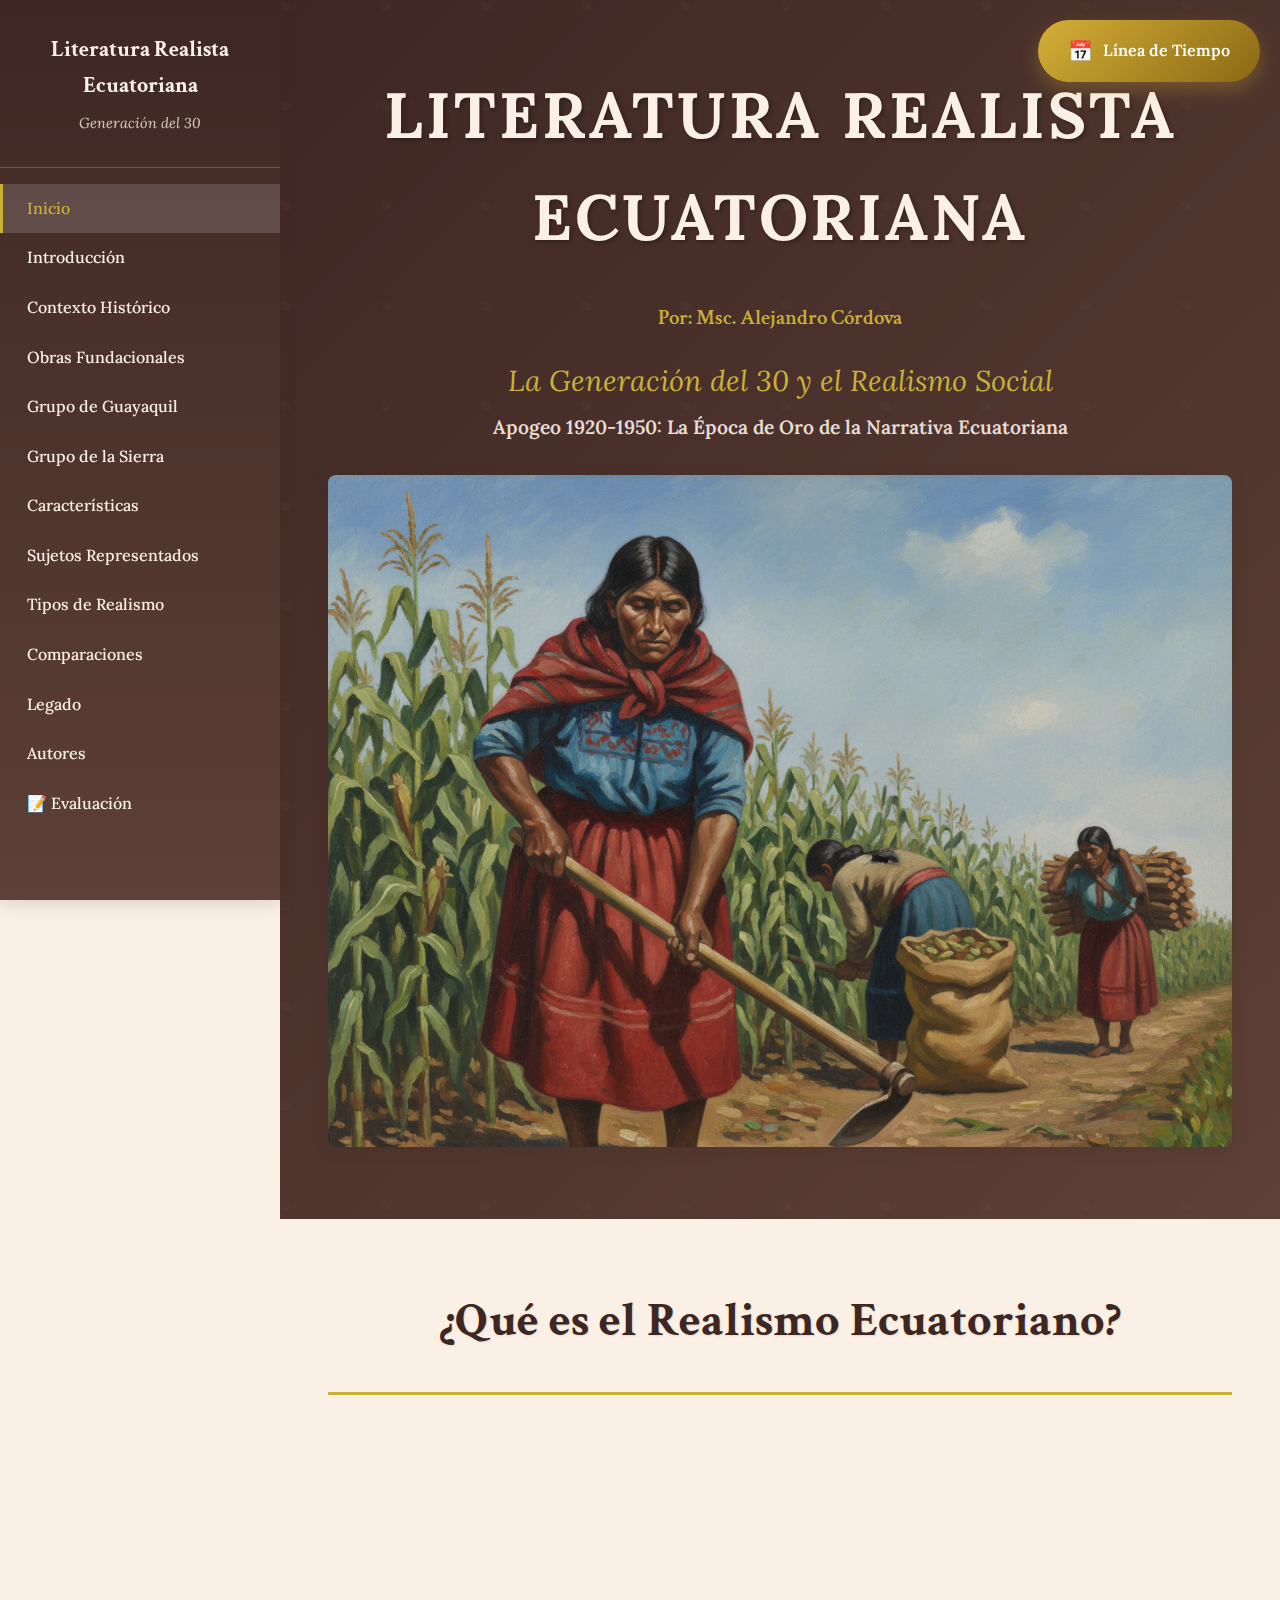
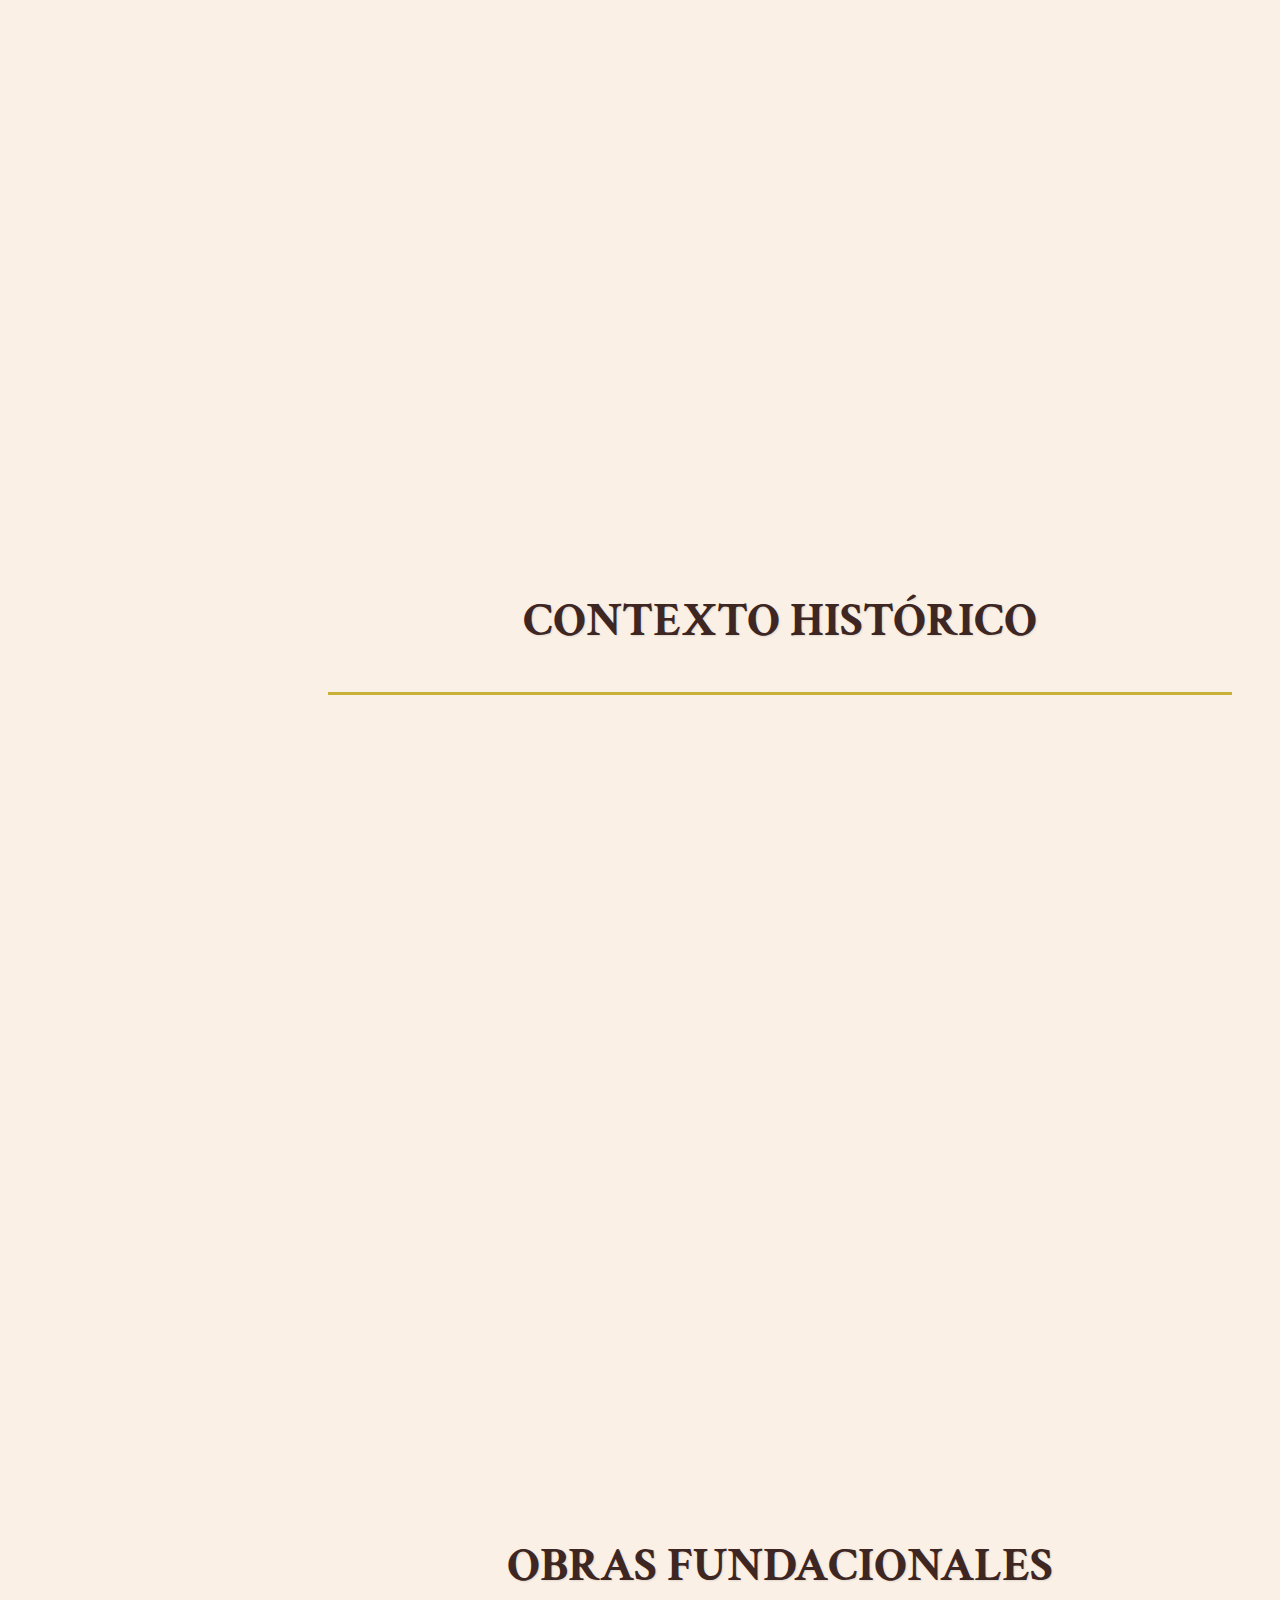
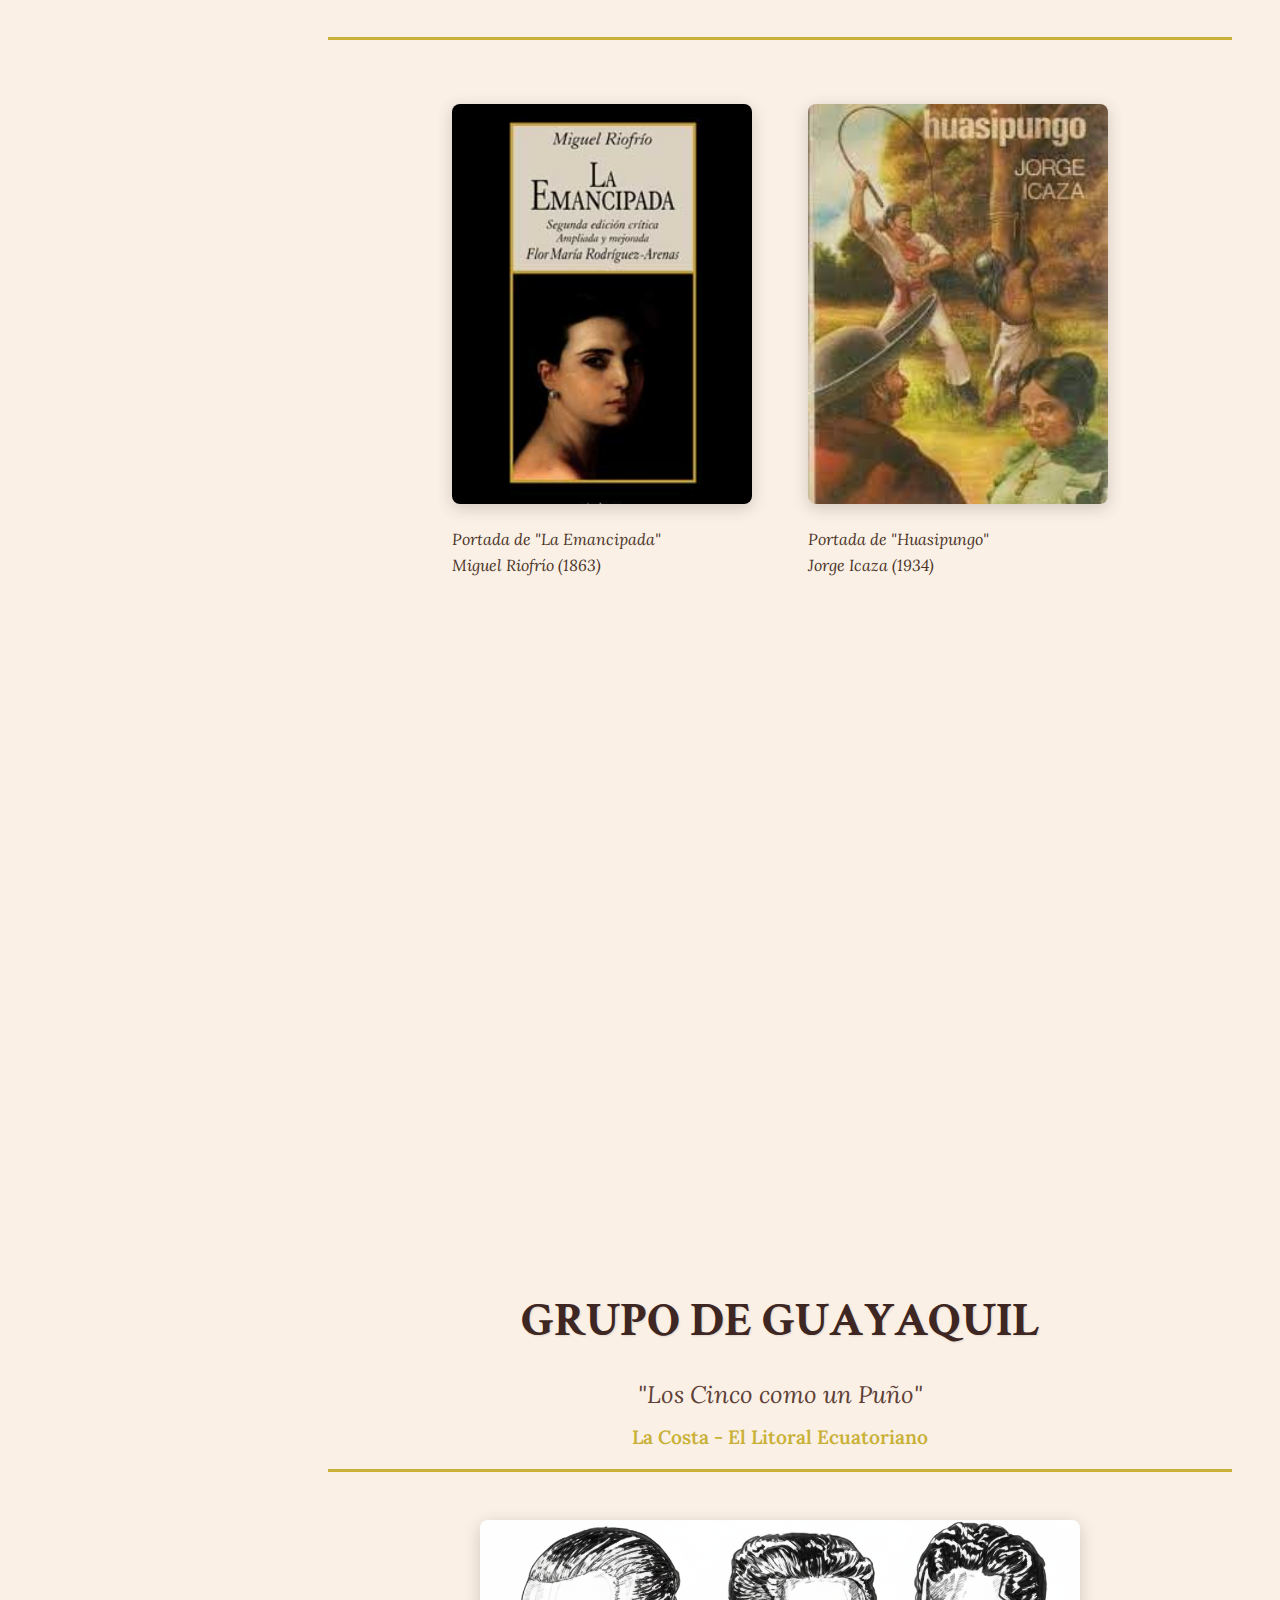
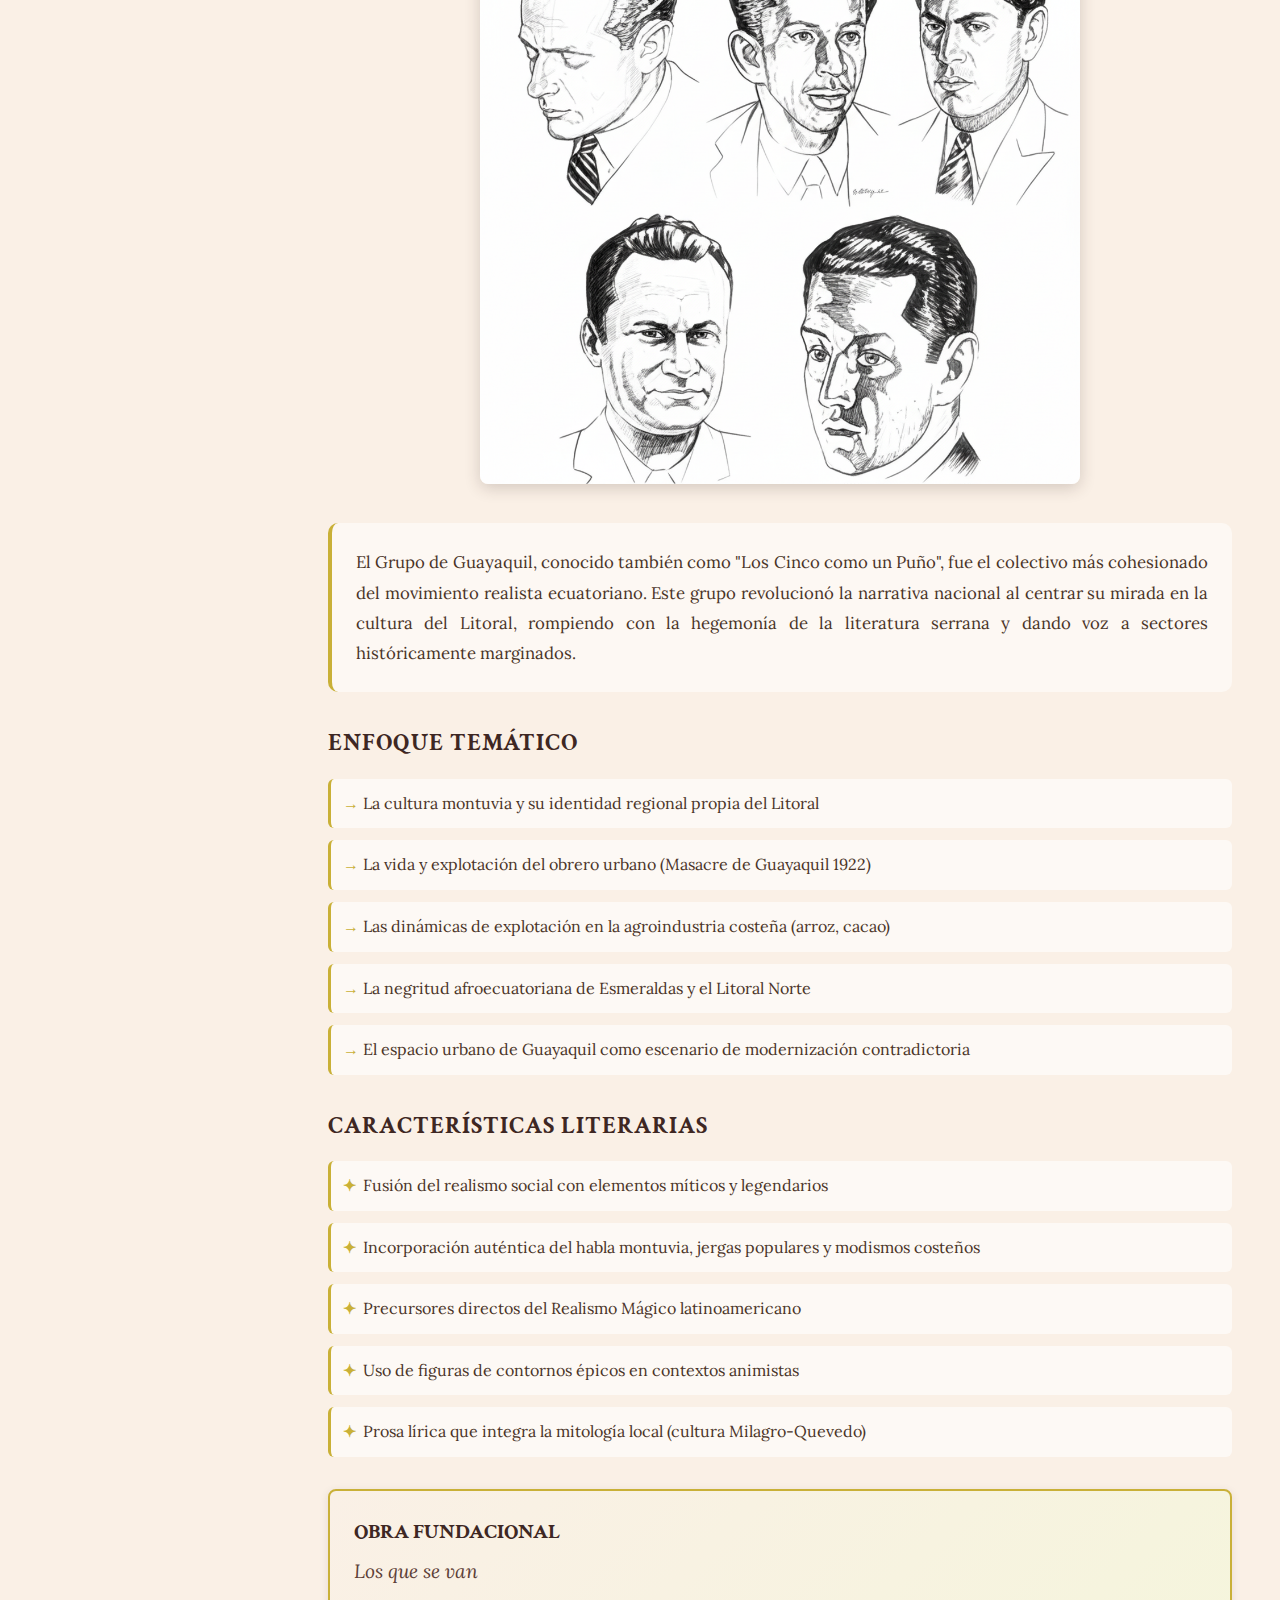
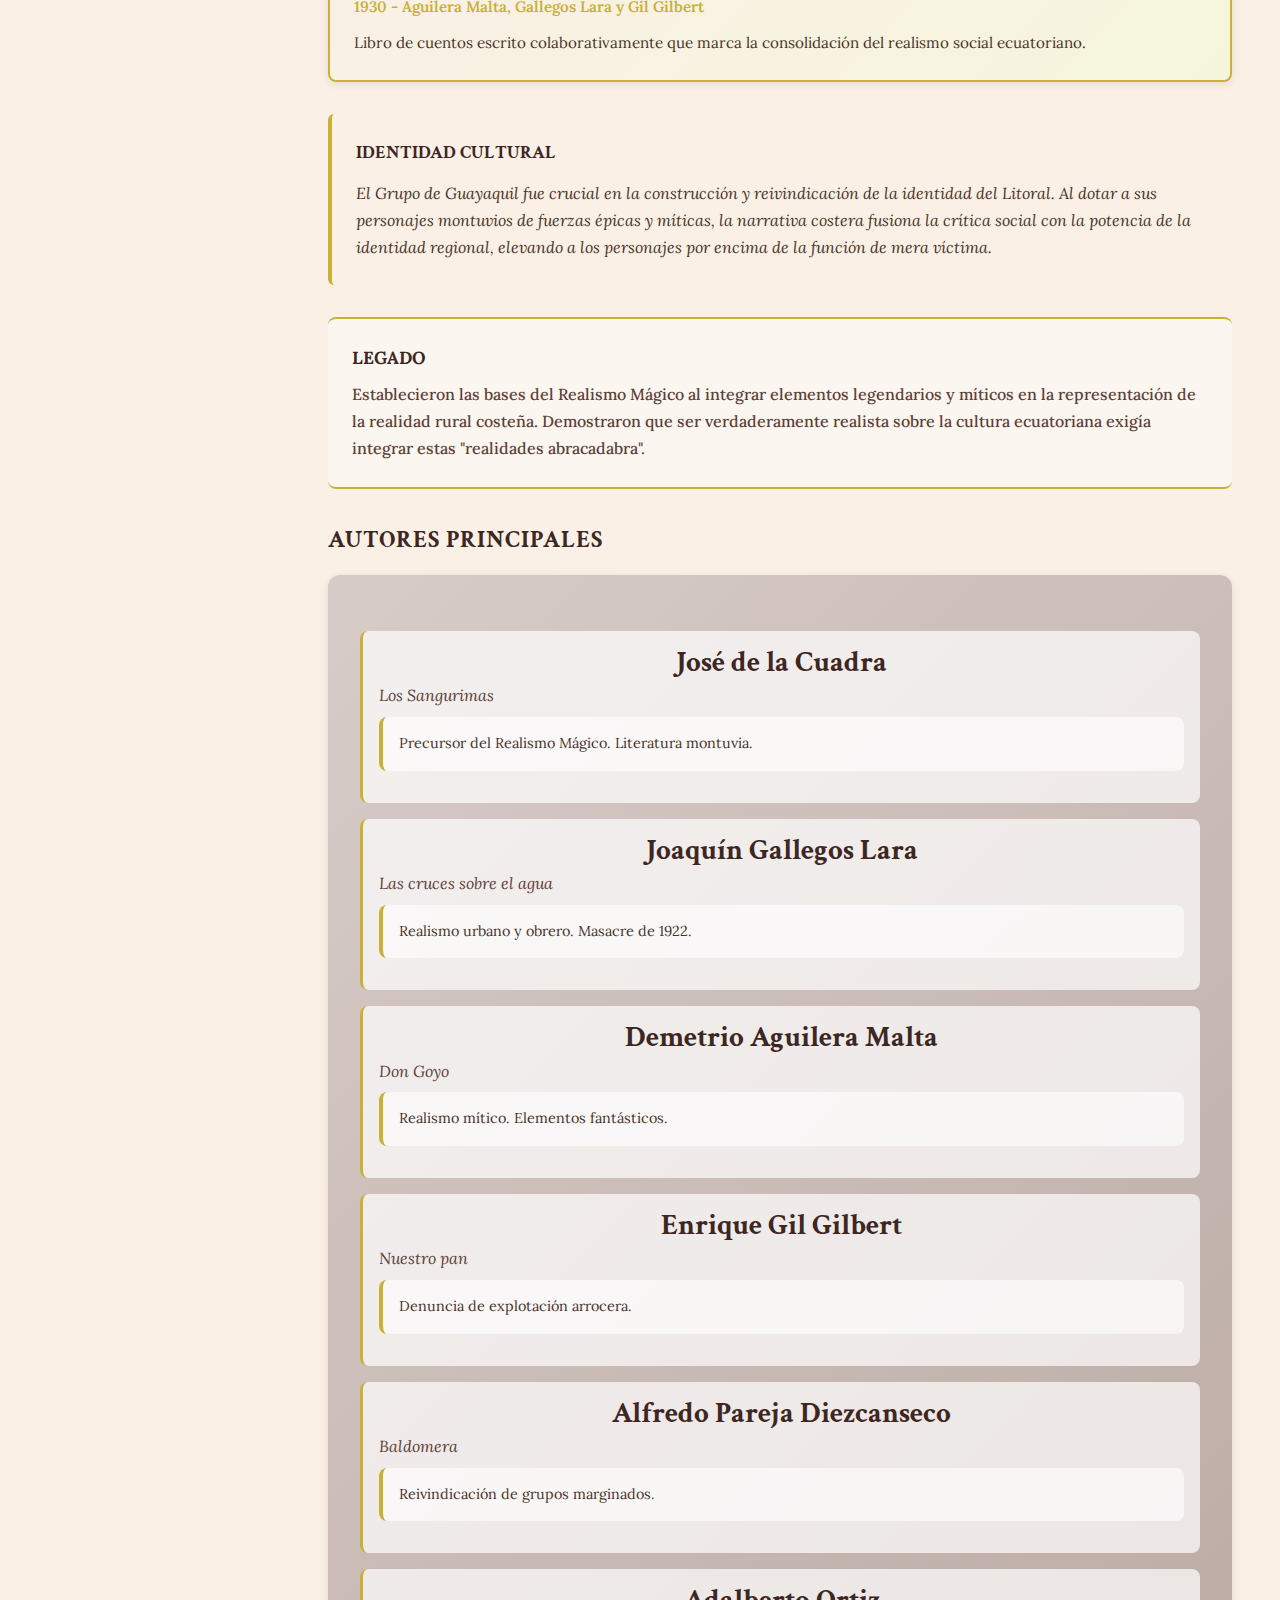
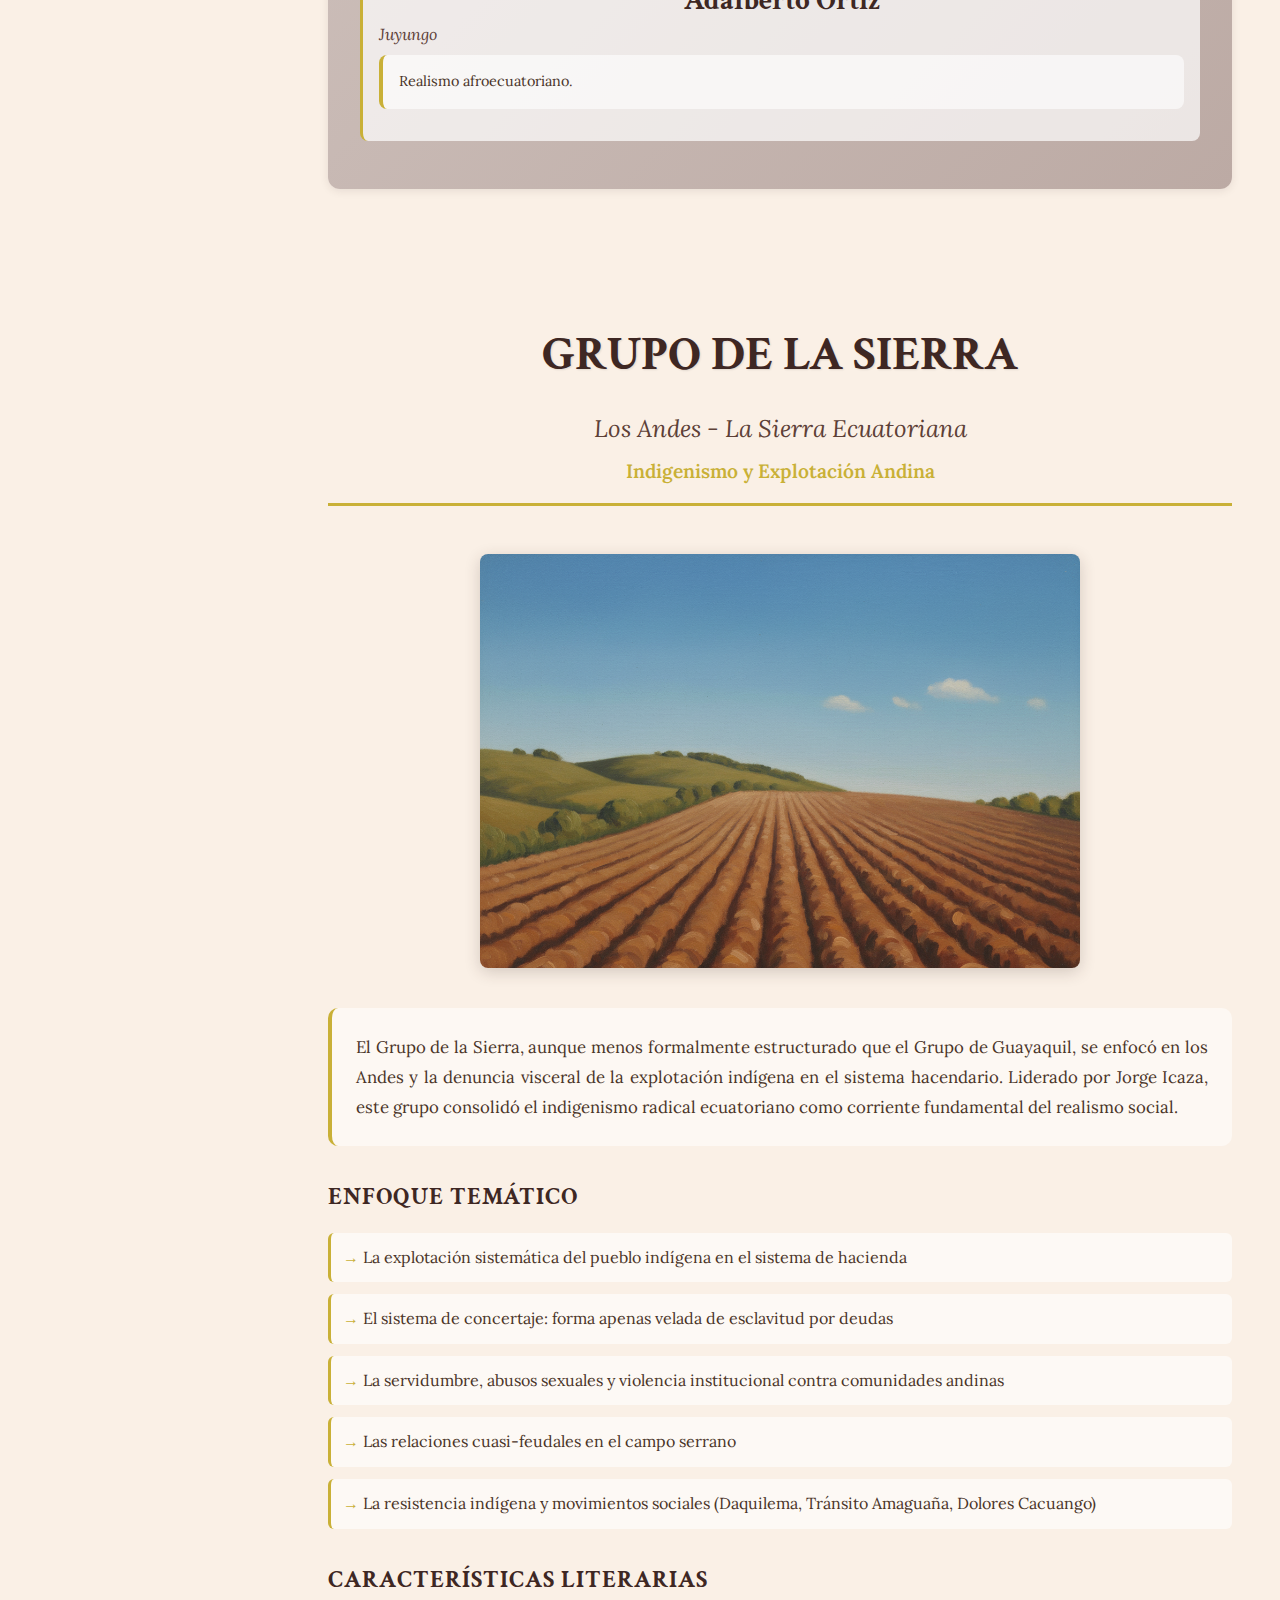
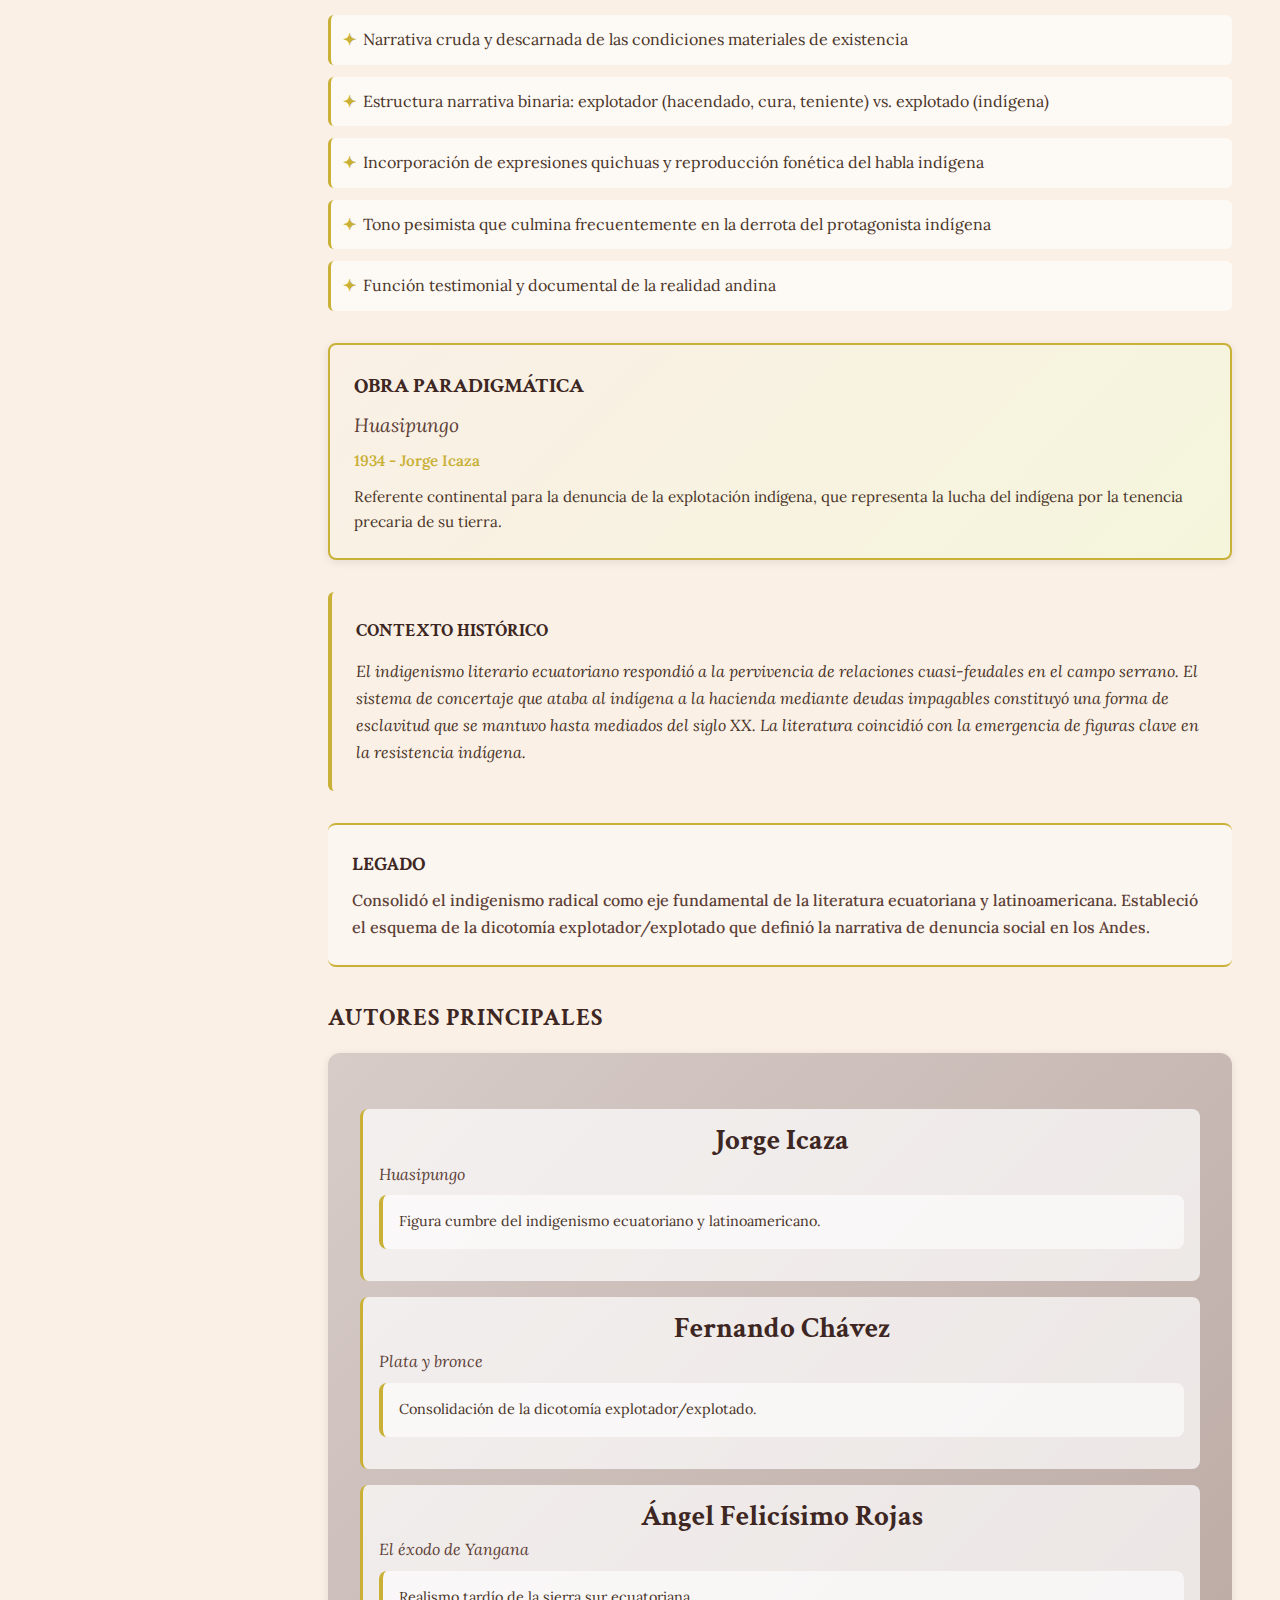
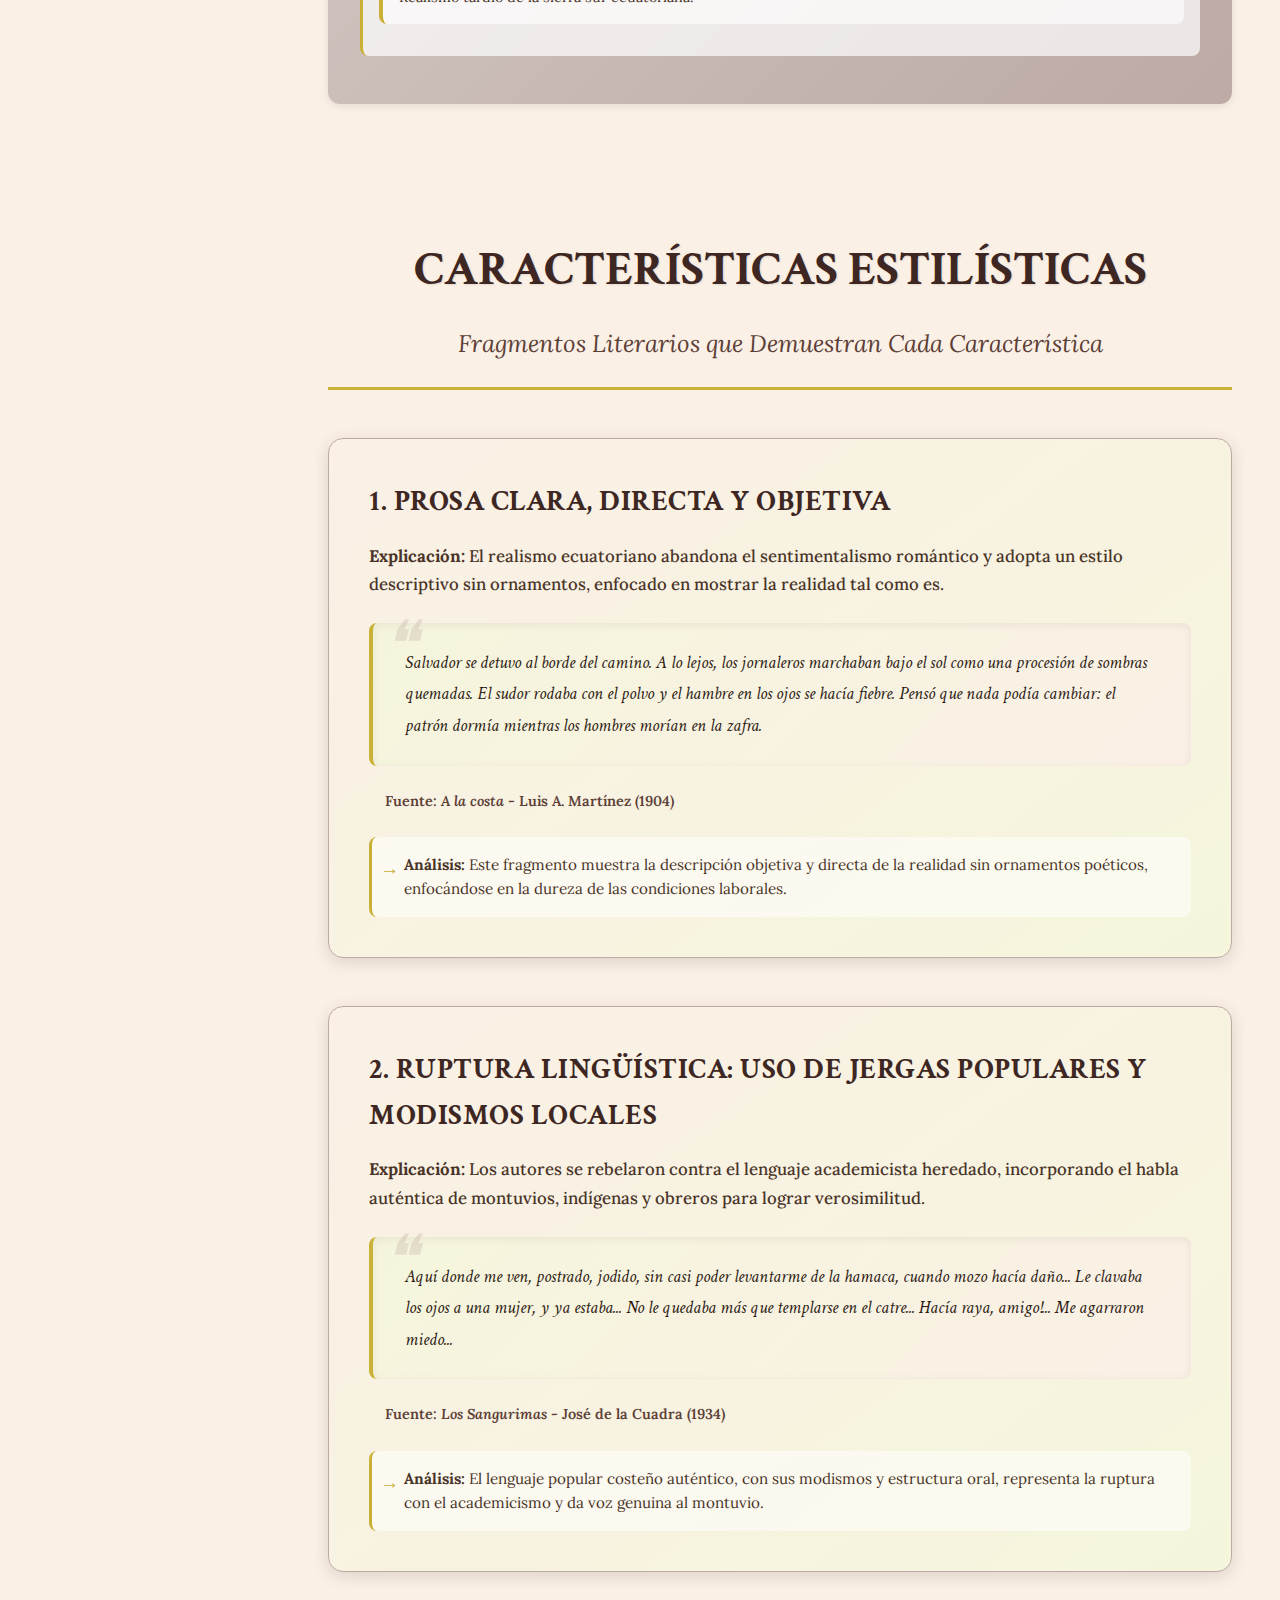
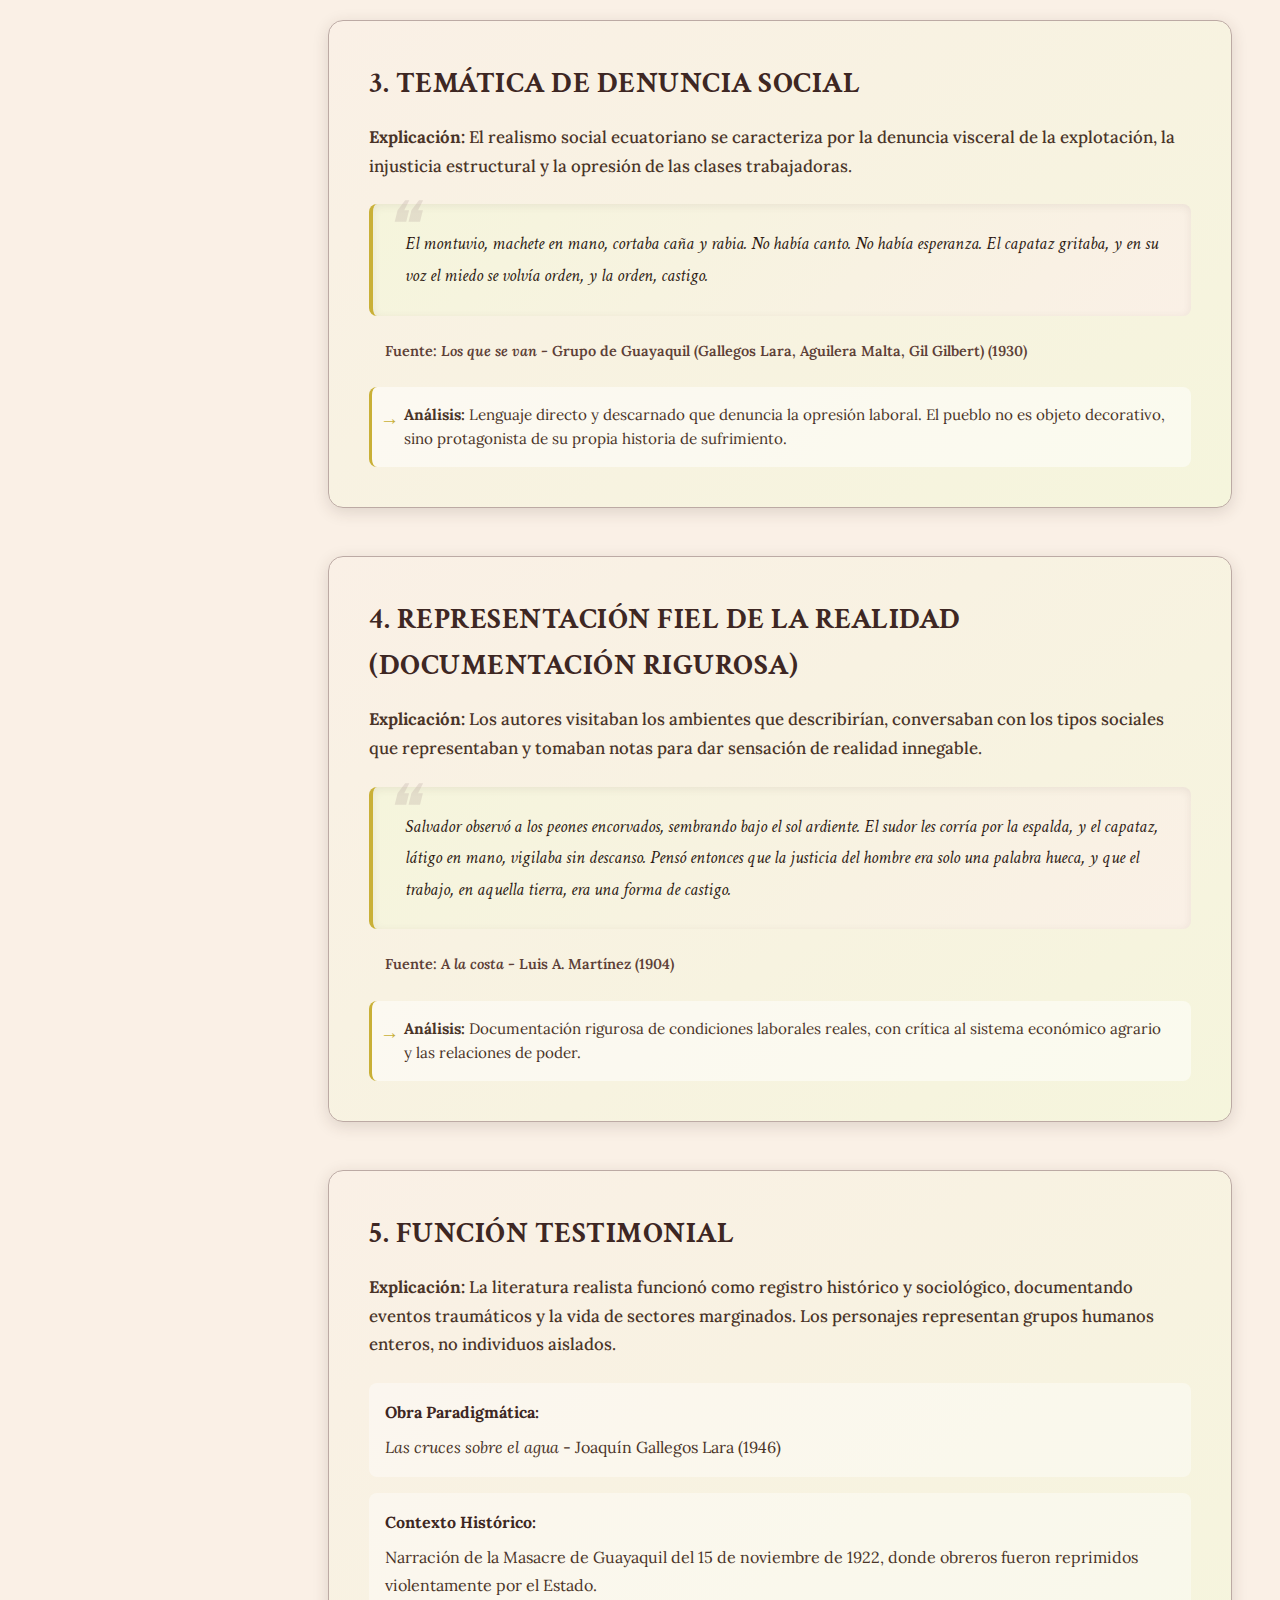
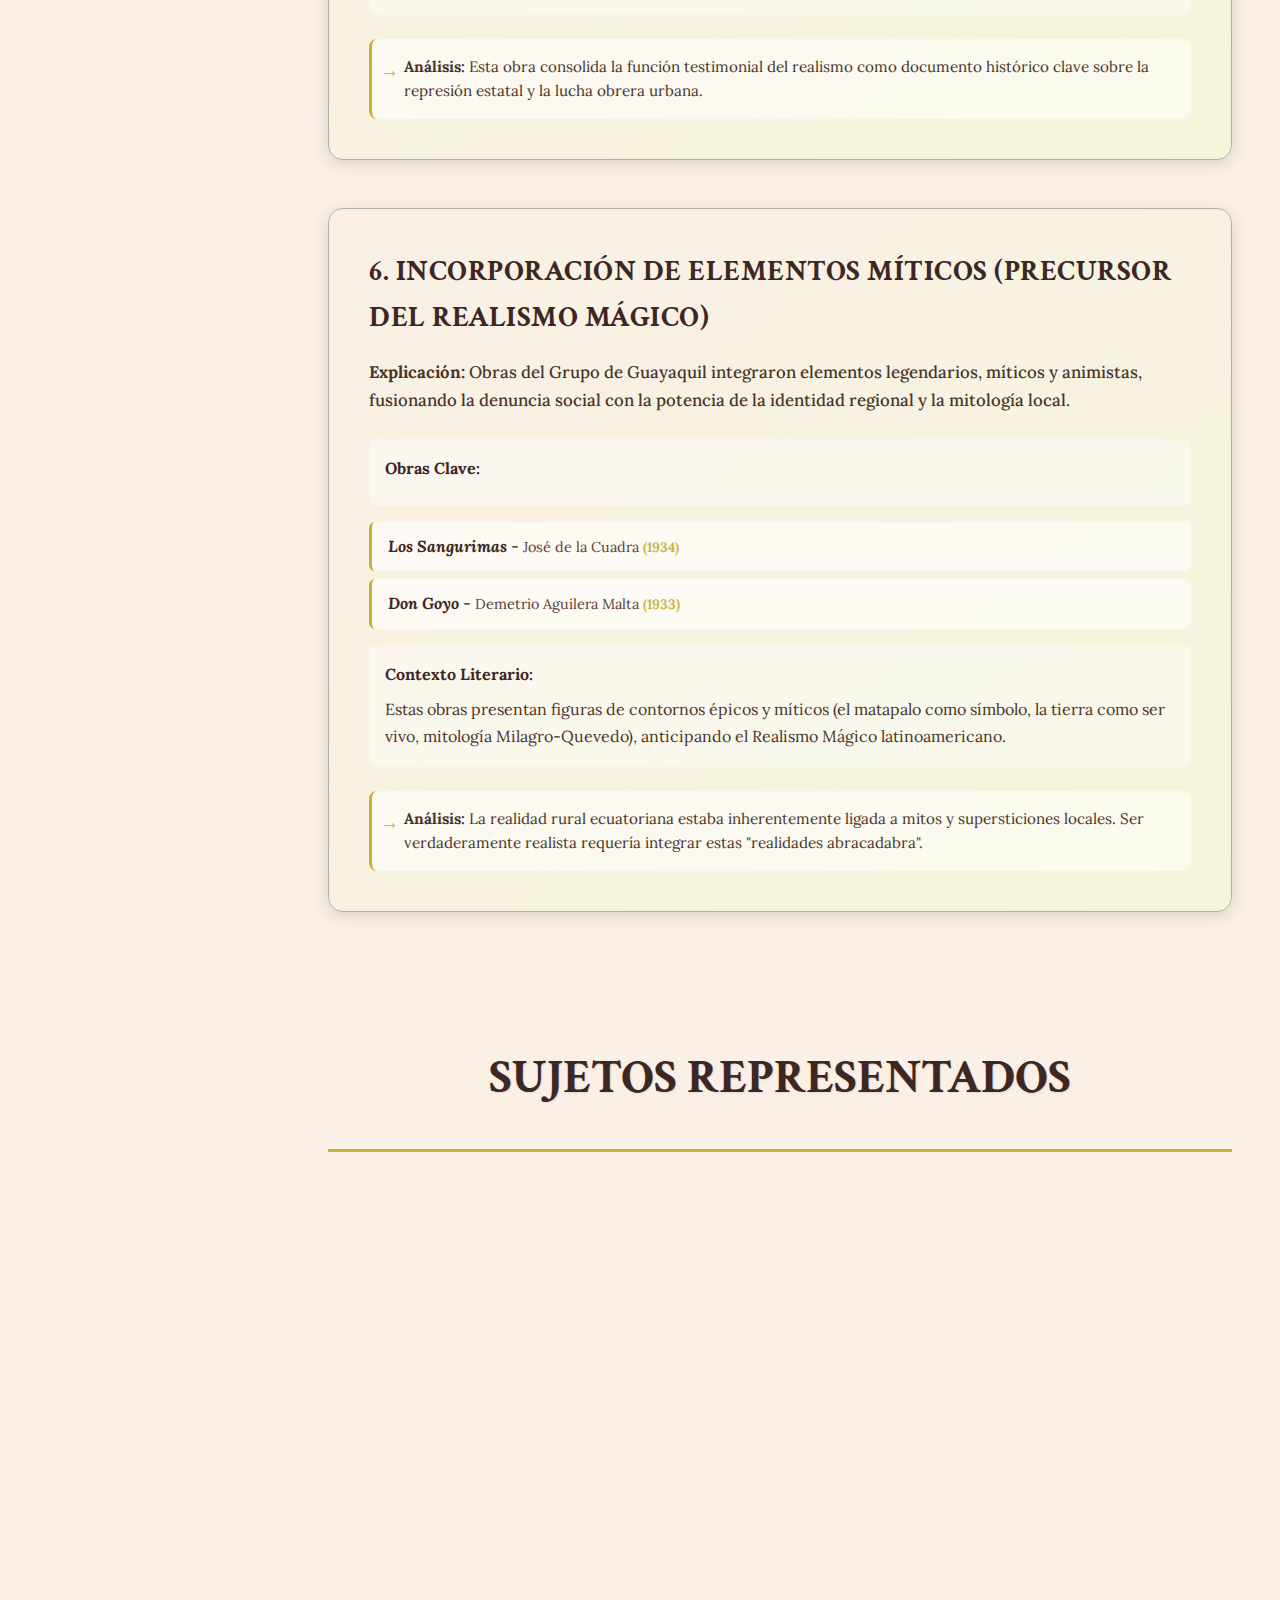
<file: index.html>
﻿<!DOCTYPE html>
<html lang="es">
<head>
    <meta charset="UTF-8">
    <meta name="viewport" content="width=device-width, initial-scale=1.0">
    <title>Literatura Realista Ecuatoriana - Presentación</title>
    <link href="https://fonts.googleapis.com/css2?family=Crimson+Text:wght@400;600;700&family=Lora:wght@400;500;600&display=swap" rel="stylesheet">
    <style>
        :root {
            --color-primary-brown: #3E2723;
            --color-secondary-brown: #5D4037;
            --color-warm-beige: #D7CCC8;
            --color-light-beige: #BCAAA4;
            --color-muted-gold: #C9B037;
            --color-cream: #F5F5DC;
            --color-off-white: #FAF0E6;
            --color-dark-text: #2E1B13;
            --color-medium-text: #4A3428;
            --shadow-subtle: 0 2px 8px rgba(62, 39, 35, 0.1);
            --shadow-medium: 0 4px 16px rgba(62, 39, 35, 0.15);
        }

        * {
            margin: 0;
            padding: 0;
            box-sizing: border-box;
        }

        body {
            font-family: 'Lora', Georgia, serif;
            line-height: 1.6;
            color: var(--color-dark-text);
            background: var(--color-off-white);
            margin: 0;
            padding: 0;
        }

        /* Main Layout */
        .main-container {
            display: flex;
            min-height: 100vh;
        }

        /* Sidebar Navigation */
        .sidebar {
            width: 280px;
            background: linear-gradient(180deg, var(--color-primary-brown) 0%, var(--color-secondary-brown) 100%);
            color: var(--color-off-white);
            position: fixed;
            height: 100vh;
            overflow-y: auto;
            z-index: 1000;
            box-shadow: var(--shadow-medium);
        }

        .sidebar-header {
            padding: 2rem 1.5rem;
            border-bottom: 1px solid rgba(255,255,255,0.2);
        }

        .sidebar-title {
            font-family: 'Crimson Text', serif;
            font-size: 1.4rem;
            font-weight: 700;
            margin: 0;
            text-align: center;
        }

        .sidebar-subtitle {
            font-size: 0.9rem;
            text-align: center;
            margin-top: 0.5rem;
            opacity: 0.8;
            font-style: italic;
        }

        .nav-menu {
            padding: 1rem 0;
        }

        .nav-item {
            display: block;
            padding: 0.75rem 1.5rem;
            color: var(--color-off-white);
            text-decoration: none;
            transition: all 0.3s ease;
            border-left: 3px solid transparent;
            font-weight: 500;
        }

        .nav-item:hover {
            background: rgba(255,255,255,0.1);
            border-left-color: var(--color-muted-gold);
            color: var(--color-muted-gold);
        }

        .nav-item.active {
            background: rgba(255,255,255,0.15);
            border-left-color: var(--color-muted-gold);
            color: var(--color-muted-gold);
        }

        /* Main Content */
        .main-content {
            flex: 1;
            margin-left: 280px;
            background: var(--color-off-white);
        }

        /* Sections */
        .section {
            min-height: 100vh;
            padding: 4rem 3rem;
            max-width: 1200px;
            margin: 0 auto;
        }

        .section-header {
            text-align: center;
            margin-bottom: 3rem;
            padding-bottom: 1rem;
            border-bottom: 3px solid var(--color-muted-gold);
        }

        .section-title {
            font-family: 'Crimson Text', serif;
            font-size: 3rem;
            font-weight: 700;
            color: var(--color-primary-brown);
            margin-bottom: 1rem;
            text-shadow: 1px 1px 2px rgba(0,0,0,0.1);
        }

        .section-subtitle {
            font-size: 1.5rem;
            color: var(--color-secondary-brown);
            font-style: italic;
            margin-bottom: 0.5rem;
        }

        .section-period {
            font-size: 1.2rem;
            color: var(--color-muted-gold);
            font-weight: 600;
        }

        /* Hero Section */
        .hero-section {
            background: linear-gradient(135deg, var(--color-primary-brown) 0%, var(--color-secondary-brown) 100%);
            color: var(--color-off-white);
            position: relative;
        }

        .hero-section::before {
            content: '';
            position: absolute;
            top: 0;
            left: 0;
            right: 0;
            bottom: 0;
            background: url('data:image/svg+xml,<svg xmlns="http://www.w3.org/2000/svg" viewBox="0 0 100 100"><text y=".9em" font-size="10" fill="%23ffffff" opacity="0.03">📚</text></svg>') repeat;
            background-size: 100px 100px;
            pointer-events: none;
        }

        .hero-content {
            position: relative;
            z-index: 2;
            display: flex;
            flex-direction: column;
            justify-content: center;
            text-align: center;
        }

        .hero-title {
            font-size: 4rem;
            color: var(--color-off-white);
            letter-spacing: 3px;
            text-shadow: 2px 2px 4px rgba(0,0,0,0.3);
            margin-bottom: 1rem;
        }

        .hero-subtitle {
            color: var(--color-muted-gold);
            font-size: 1.8rem;
        }

        .hero-period {
            color: var(--color-off-white);
            opacity: 0.9;
        }

        /* Content Sections Styling */
        .content-grid {
            display: grid;
            grid-template-columns: 1fr;
            gap: 1.5rem;
            margin-top: 2rem;
        }

        .content-point {
            background: rgba(255,255,255,0.9);
            padding: 1.5rem 2rem;
            border-radius: 12px;
            border-left: 5px solid var(--color-muted-gold);
            box-shadow: var(--shadow-subtle);
            font-size: 1.1rem;
            line-height: 1.6;
            transition: all 0.3s ease;
        }

        .content-point:hover {
            transform: translateY(-2px);
            box-shadow: var(--shadow-medium);
        }

        .content-point strong {
            color: var(--color-primary-brown);
            display: block;
            margin-bottom: 0.5rem;
        }

        .content-point p {
            margin: 0;
        }

        /* Grid Layouts */
        .two-column-grid {
            display: grid;
            grid-template-columns: 1fr 1fr;
            gap: 2rem;
            margin-top: 2rem;
        }

        .three-column-grid {
            display: grid;
            grid-template-columns: repeat(auto-fit, minmax(300px, 1fr));
            gap: 2rem;
            margin-top: 2rem;
        }

        /* Book Cards */
        .books-grid {
            display: grid;
            grid-template-columns: repeat(auto-fit, minmax(300px, 1fr));
            gap: 2rem;
            margin-top: 2rem;
        }

        .book-card {
            background: linear-gradient(145deg, var(--color-off-white), var(--color-cream));
            border-radius: 12px;
            padding: 2rem;
            box-shadow: var(--shadow-subtle);
            border: 1px solid var(--color-light-beige);
            transition: all 0.3s ease;
            position: relative;
        }

        .book-card::before {
            content: '📖';
            position: absolute;
            top: 15px;
            right: 15px;
            font-size: 1.5rem;
            opacity: 0.3;
        }

        .book-card:hover {
            transform: translateY(-5px);
            box-shadow: var(--shadow-medium);
        }

        .book-title {
            font-family: 'Crimson Text', serif;
            font-size: 1.4rem;
            font-weight: 700;
            color: var(--color-primary-brown);
            margin-bottom: 0.5rem;
        }

        .book-author {
            font-size: 1.1rem;
            color: var(--color-secondary-brown);
            font-weight: 600;
            margin-bottom: 0.5rem;
        }

        .book-year {
            color: var(--color-muted-gold);
            font-weight: 600;
            margin-bottom: 1rem;
        }

        .book-description {
            font-size: 0.95rem;
            line-height: 1.6;
            color: var(--color-medium-text);
        }

        /* Literary Groups */
        .groups-container {
            display: grid;
            grid-template-columns: 1fr 1fr;
            gap: 2rem;
            margin-top: 2rem;
        }

        .group-section {
            background: linear-gradient(135deg, var(--color-warm-beige), var(--color-light-beige));
            border-radius: 12px;
            padding: 2rem;
            box-shadow: var(--shadow-subtle);
        }

        .group-title {
            font-family: 'Crimson Text', serif;
            font-size: 1.8rem;
            font-weight: 700;
            color: var(--color-primary-brown);
            margin-bottom: 1rem;
            text-align: center;
        }

        .group-subtitle {
            font-style: italic;
            color: var(--color-secondary-brown);
            text-align: center;
            margin-bottom: 1rem;
        }

        .authors-list {
            margin-top: 1.5rem;
        }

        .author-item {
            background: rgba(255,255,255,0.7);
            margin-bottom: 1rem;
            padding: 1rem;
            border-radius: 8px;
            border-left: 3px solid var(--color-muted-gold);
        }

        .author-name {
            font-weight: 600;
            color: var(--color-primary-brown);
            margin-bottom: 0.3rem;
        }

        .author-work {
            font-style: italic;
            color: var(--color-secondary-brown);
            margin-bottom: 0.5rem;
        }

        .author-contribution {
            font-size: 0.9rem;
            color: var(--color-medium-text);
            line-height: 1.5;
        }

        /* Characteristics Grid */
        .characteristics-grid {
            display: grid;
            grid-template-columns: repeat(auto-fit, minmax(250px, 1fr));
            gap: 1.5rem;
            margin-top: 2rem;
        }

        .characteristic-item {
            background: var(--color-off-white);
            padding: 1.5rem;
            border-radius: 10px;
            border-top: 4px solid var(--color-muted-gold);
            transition: all 0.3s ease;
        }

        .characteristic-item:hover {
            background: var(--color-cream);
            transform: translateY(-2px);
        }

        .characteristic-title {
            font-weight: 600;
            color: var(--color-primary-brown);
            margin-bottom: 0.8rem;
        }

        /* Fragment Cards Styling */
        .fragments-grid {
            display: grid;
            grid-template-columns: 1fr;
            gap: 3rem;
            margin-top: 2rem;
        }

        .fragment-card {
            background: linear-gradient(145deg, var(--color-off-white), var(--color-cream));
            border-radius: 15px;
            padding: 2.5rem;
            box-shadow: var(--shadow-medium);
            border: 1px solid var(--color-light-beige);
            transition: all 0.3s ease;
        }

        .fragment-card:hover {
            transform: translateY(-4px);
            box-shadow: 0 8px 24px rgba(62, 39, 35, 0.2);
        }

        .fragment-card-title {
            font-family: 'Crimson Text', serif;
            font-size: 1.8rem;
            font-weight: 700;
            color: var(--color-primary-brown);
            margin-bottom: 1rem;
            text-transform: uppercase;
            letter-spacing: 0.5px;
        }

        .fragment-explanation {
            font-size: 1.05rem;
            line-height: 1.7;
            color: var(--color-medium-text);
            margin-bottom: 1.5rem;
            font-weight: 500;
        }

        .fragment-quote {
            background: linear-gradient(135deg, #F5F5DC 0%, #FAF0E6 100%);
            border-left: 4px solid var(--color-muted-gold);
            padding: 1.5rem 2rem;
            margin: 1.5rem 0;
            font-family: 'Crimson Text', serif;
            font-style: italic;
            font-size: 1.1rem;
            line-height: 1.8;
            color: var(--color-dark-text);
            box-shadow: inset 0 2px 8px rgba(62, 39, 35, 0.08);
            position: relative;
            border-radius: 8px;
        }

        .fragment-quote::before {
            content: '❝';
            font-size: 4rem;
            position: absolute;
            top: -10px;
            left: 10px;
            color: var(--color-light-beige);
            font-family: Georgia, serif;
            opacity: 0.3;
            line-height: 1;
        }

        .fragment-quote-text {
            position: relative;
            z-index: 2;
        }

        .fragment-source {
            font-family: 'Lora', serif;
            font-size: 0.9rem;
            color: var(--color-secondary-brown);
            font-style: normal;
            margin-top: 1rem;
            font-weight: 600;
            padding-left: 1rem;
        }

        .fragment-analysis {
            margin-top: 1.5rem;
            padding: 1rem 1.5rem;
            padding-left: 2rem;
            border-left: 3px solid var(--color-muted-gold);
            background: rgba(255, 255, 255, 0.5);
            border-radius: 8px;
            color: var(--color-medium-text);
            font-size: 0.95rem;
            line-height: 1.6;
            position: relative;
        }

        .fragment-analysis::before {
            content: '→';
            position: absolute;
            left: 0.5rem;
            color: var(--color-muted-gold);
            font-weight: bold;
            font-size: 1.2rem;
        }

        .fragment-context {
            font-size: 1rem;
            line-height: 1.7;
            color: var(--color-medium-text);
            margin-bottom: 1rem;
            padding: 1rem;
            background: rgba(255, 255, 255, 0.4);
            border-radius: 8px;
        }

        .fragment-context strong {
            color: var(--color-primary-brown);
            display: block;
            margin-bottom: 0.5rem;
        }

        .obras-clave-list {
            list-style: none;
            padding: 0;
            margin: 1rem 0;
        }

        .obras-clave-list li {
            padding: 0.75rem 1rem;
            margin-bottom: 0.5rem;
            background: rgba(255, 255, 255, 0.6);
            border-left: 3px solid var(--color-muted-gold);
            border-radius: 6px;
        }

        .obras-clave-list .obra-title {
            font-weight: 700;
            color: var(--color-primary-brown);
            font-style: italic;
        }

        .obras-clave-list .obra-author {
            color: var(--color-secondary-brown);
            font-size: 0.9rem;
        }

        .obras-clave-list .obra-year {
            color: var(--color-muted-gold);
            font-size: 0.85rem;
            font-weight: 600;
        }

        /* Subjects Grid */
        .subjects-grid {
            display: grid;
            grid-template-columns: repeat(auto-fit, minmax(280px, 1fr));
            gap: 2rem;
            margin-top: 2rem;
        }

        .subject-card {
            background: linear-gradient(145deg, var(--color-cream), var(--color-warm-beige));
            border-radius: 12px;
            padding: 2rem;
            box-shadow: var(--shadow-subtle);
            transition: all 0.3s ease;
            border: 2px solid transparent;
        }

        .subject-card:hover {
            border-color: var(--color-muted-gold);
            transform: translateY(-3px);
        }

        .subject-name {
            font-family: 'Crimson Text', serif;
            font-size: 1.4rem;
            font-weight: 700;
            color: var(--color-primary-brown);
            margin-bottom: 0.5rem;
        }

        .subject-context {
            color: var(--color-muted-gold);
            font-weight: 600;
            font-size: 0.9rem;
            margin-bottom: 1rem;
        }

        /* Comparison Table */
        .comparison-container {
            margin-top: 2rem;
        }

        .comparison-intro {
            font-size: 1.05rem;
            line-height: 1.8;
            color: var(--color-medium-text);
            margin-bottom: 2rem;
            text-align: justify;
            background: rgba(255, 255, 255, 0.5);
            padding: 1.5rem;
            border-radius: 10px;
            border-left: 4px solid var(--color-muted-gold);
        }

        .comparison-table {
            width: 100%;
            border-collapse: collapse;
            margin: 2rem 0;
            background: var(--color-cream);
            box-shadow: var(--shadow-medium);
            border-radius: 8px;
            overflow: hidden;
        }

        .comparison-table th {
            background: linear-gradient(135deg, var(--color-secondary-brown) 0%, var(--color-primary-brown) 100%);
            color: var(--color-off-white);
            padding: 1.2rem 1rem;
            font-family: 'Crimson Text', serif;
            font-size: 1.1rem;
            font-weight: 600;
            text-align: left;
            border-right: 1px solid rgba(255,255,255,0.2);
        }

        .comparison-table th:last-child {
            border-right: none;
        }

        .comparison-table td {
            padding: 1rem;
            border: 1px solid var(--color-light-beige);
            vertical-align: top;
            font-size: 0.95rem;
            line-height: 1.6;
        }

        .comparison-table tr:nth-child(even) {
            background: rgba(250, 240, 230, 0.5);
        }

        .comparison-table tr:hover {
            background: rgba(215, 204, 200, 0.3);
        }

        .comparison-table td:first-child {
            background: rgba(215, 204, 200, 0.4);
            font-weight: 500;
        }

        .comparison-title {
            font-family: 'Crimson Text', serif;
            font-size: 1.8rem;
            font-weight: 600;
            color: var(--color-primary-brown);
            margin-bottom: 2rem;
            text-align: center;
        }

        .comparison-grid {
            display: grid;
            grid-template-columns: 1fr 1fr;
            gap: 1rem;
            margin-bottom: 3rem;
            background: var(--color-off-white);
            border-radius: 10px;
            overflow: hidden;
            box-shadow: var(--shadow-subtle);
        }

        .comparison-column {
            padding: 1.5rem;
        }

        .comparison-column:first-child {
            background: var(--color-warm-beige);
        }

        .comparison-header {
            font-weight: 700;
            color: var(--color-primary-brown);
            margin-bottom: 1rem;
            text-align: center;
            font-size: 1.1rem;
        }

        .comparison-list {
            list-style: none;
        }

        .comparison-list li {
            margin-bottom: 0.8rem;
            padding-left: 1rem;
            position: relative;
            font-size: 0.9rem;
            line-height: 1.5;
        }

        .comparison-list li::before {
            content: '▪';
            position: absolute;
            left: 0;
            color: var(--color-muted-gold);
            font-weight: bold;
        }

        /* Legacy Section */
        .legacy-grid {
            display: grid;
            grid-template-columns: repeat(auto-fit, minmax(300px, 1fr));
            gap: 2rem;
            margin-top: 2rem;
        }

        .legacy-item {
            background: linear-gradient(135deg, var(--color-off-white), var(--color-cream));
            padding: 2rem;
            border-radius: 12px;
            box-shadow: var(--shadow-subtle);
            border-left: 5px solid var(--color-muted-gold);
            transition: all 0.3s ease;
        }

        .legacy-item:hover {
            transform: translateY(-3px);
            box-shadow: var(--shadow-medium);
        }

        .legacy-item-title {
            font-family: 'Crimson Text', serif;
            font-size: 1.3rem;
            font-weight: 700;
            color: var(--color-primary-brown);
            margin-bottom: 1rem;
        }

        /* Example Cards Styles */
        .examples-section { margin-top: 1.5rem; }
        .examples-header { display: flex; align-items: center; justify-content: space-between; margin-bottom: 1rem; }
        .examples-subtitle { font-family: 'Crimson Text', serif; font-size: 1.4rem; font-weight: 600; color: var(--color-primary-brown); }
        .toggle-btn { background: var(--color-secondary-brown); color: var(--color-off-white); border: none; padding: 8px 14px; border-radius: 6px; cursor: pointer; box-shadow: var(--shadow-subtle); transition: background 0.2s ease, transform 0.2s ease, box-shadow 0.2s ease; font-weight: 600; }
        .toggle-btn:hover { background: var(--color-primary-brown); transform: translateY(-1px); box-shadow: var(--shadow-medium); }

        .example-grid { display: grid; gap: 1.25rem; }
        .example-grid.three-col { grid-template-columns: repeat(auto-fit, minmax(260px, 1fr)); }
        .example-grid.two-col { grid-template-columns: repeat(auto-fit, minmax(300px, 1fr)); }

        .example-card { background: linear-gradient(145deg, var(--color-off-white), var(--color-cream)); border: 1px solid var(--color-light-beige); border-radius: 12px; box-shadow: var(--shadow-subtle); padding: 1.25rem; position: relative; overflow: hidden; transition: transform 0.2s ease, box-shadow 0.2s ease; }
        .example-card:hover { transform: translateY(-4px); box-shadow: var(--shadow-medium); }
        .example-card::before, .example-card::after { content: '❦'; position: absolute; font-size: 22px; color: var(--color-light-beige); opacity: 0.25; }
        .example-card::before { top: 10px; left: 12px; }
        .example-card::after { bottom: 8px; right: 12px; transform: rotate(180deg); }

        .example-label { font-size: 0.8rem; letter-spacing: 0.06em; font-weight: 700; color: var(--color-secondary-brown); margin-bottom: 0.5rem; }
        .example-work { font-style: italic; font-weight: 700; color: var(--color-primary-brown); }
        .example-author { color: var(--color-secondary-brown); font-size: 0.95rem; margin-bottom: 0.75rem; }
        .example-author small { font-style: italic; color: var(--color-medium-text); }

        .quote-box { background: var(--color-cream); border: 1px solid var(--color-light-beige); border-radius: 10px; padding: 1rem 1.25rem; position: relative; margin-bottom: 0.75rem; box-shadow: inset 0 1px 0 rgba(255,255,255,0.4); }
        .quote-box::before { content: '“'; position: absolute; top: -6px; left: 10px; font-size: 42px; color: var(--color-light-beige); opacity: 0.6; line-height: 1; }
        .quote-box::after { content: '”'; position: absolute; bottom: -18px; right: 12px; font-size: 42px; color: var(--color-light-beige); opacity: 0.6; line-height: 1; }
        .quote-text { font-family: 'Crimson Text', serif; font-style: italic; color: var(--color-dark-text); font-size: 1.02rem; line-height: 1.8; position: relative; z-index: 1; }

        .analysis-box { background: var(--color-off-white); border-left: 4px solid var(--color-muted-gold); border-radius: 8px; padding: 0.75rem 1rem; font-size: 0.95rem; color: var(--color-medium-text); }
        .analysis-box strong { color: var(--color-primary-brown); }

        .synthesis-note { margin-top: 1rem; background: var(--color-off-white); border: 1px dashed var(--color-light-beige); border-left: 5px solid var(--color-muted-gold); padding: 1rem 1.25rem; font-weight: 600; color: var(--color-primary-brown); font-style: italic; border-radius: 10px; box-shadow: var(--shadow-subtle); }

        .decorative-divider { height: 1px; background: repeating-linear-gradient(90deg, rgba(0,0,0,0), rgba(0,0,0,0) 8px, var(--color-light-beige) 8px, var(--color-light-beige) 16px); margin: 2rem 0; opacity: 0.6; }

        .hidden { display: none; }

        /* Group Description Styles */
        .grupo-descripcion {
            font-size: 1.05rem;
            line-height: 1.8;
            color: var(--color-medium-text);
            margin-bottom: 2rem;
            text-align: justify;
            background: rgba(255, 255, 255, 0.5);
            padding: 1.5rem;
            border-radius: 10px;
            border-left: 4px solid var(--color-muted-gold);
        }

        .grupo-section-title {
            font-family: 'Crimson Text', serif;
            font-size: 1.5rem;
            font-weight: 700;
            color: var(--color-primary-brown);
            margin-top: 2rem;
            margin-bottom: 1rem;
            text-transform: uppercase;
            letter-spacing: 1px;
        }

        .enfoque-list,
        .caracteristicas-list {
            list-style: none;
            padding: 0;
            margin: 1rem 0 2rem 0;
        }

        .enfoque-list li,
        .caracteristicas-list li {
            padding: 0.75rem 1rem 0.75rem 2rem;
            margin-bottom: 0.75rem;
            background: rgba(255, 255, 255, 0.6);
            border-left: 3px solid var(--color-muted-gold);
            border-radius: 6px;
            position: relative;
            line-height: 1.6;
            color: var(--color-medium-text);
        }

        .enfoque-list li::before {
            content: '→';
            position: absolute;
            left: 0.75rem;
            color: var(--color-muted-gold);
            font-weight: bold;
        }

        .caracteristicas-list li::before {
            content: '✦';
            position: absolute;
            left: 0.75rem;
            color: var(--color-muted-gold);
            font-weight: bold;
        }

        .obra-fundacional-box {
            background: linear-gradient(135deg, #FAF0E6 0%, #F5F5DC 100%);
            border: 2px solid var(--color-muted-gold);
            border-radius: 8px;
            padding: 1.5rem;
            margin: 1.5rem 0 2rem 0;
            box-shadow: 0 2px 8px rgba(62, 39, 35, 0.1);
        }

        .obra-fundacional-box h4 {
            font-family: 'Crimson Text', serif;
            font-size: 1.3rem;
            color: var(--color-primary-brown);
            margin-bottom: 0.5rem;
            font-weight: 700;
        }

        .obra-title-main {
            font-style: italic;
            font-size: 1.2rem;
            color: var(--color-secondary-brown);
            margin-bottom: 0.5rem;
        }

        .obra-details {
            font-size: 0.95rem;
            color: var(--color-muted-gold);
            font-weight: 600;
            margin-bottom: 0.75rem;
        }

        .obra-description {
            font-size: 0.95rem;
            line-height: 1.6;
            color: var(--color-medium-text);
        }

        .context-box,
        .identity-box {
            border-left: 4px solid var(--color-muted-gold);
            background: rgba(250, 240, 230, 0.5);
            padding: 1.5rem;
            margin: 1.5rem 0 2rem 0;
            font-style: italic;
            color: var(--color-medium-text);
            border-radius: 6px;
            line-height: 1.7;
        }

        .context-box h4,
        .identity-box h4 {
            font-family: 'Crimson Text', serif;
            font-style: normal;
            font-weight: 700;
            color: var(--color-primary-brown);
            margin-bottom: 0.75rem;
            font-size: 1.1rem;
        }

        .legacy-statement {
            font-weight: 500;
            color: var(--color-secondary-brown);
            padding: 1.5rem;
            border-top: 2px solid var(--color-muted-gold);
            border-bottom: 2px solid var(--color-muted-gold);
            margin: 2rem 0;
            background: rgba(255, 255, 255, 0.4);
            border-radius: 8px;
            line-height: 1.7;
            font-size: 1rem;
        }

        .legacy-statement strong {
            color: var(--color-primary-brown);
            display: block;
            margin-bottom: 0.5rem;
            font-size: 1.1rem;
        }

        .grupo-divider {
            height: 2px;
            background: repeating-linear-gradient(
                90deg,
                var(--color-muted-gold) 0px,
                var(--color-muted-gold) 10px,
                transparent 10px,
                transparent 20px
            );
            margin: 3rem 0;
            opacity: 0.5;
        }

        /* Authors Section Styles */
        .authors-section {
            background: linear-gradient(135deg, var(--color-cream) 0%, var(--color-off-white) 100%);
        }

        .authors-group {
            margin-bottom: 4rem;
        }

        .group-header {
            text-align: center;
            margin-bottom: 3rem;
            padding-bottom: 1rem;
            border-bottom: 2px solid var(--color-muted-gold);
        }

        .group-title {
            font-family: 'Crimson Text', serif;
            font-size: 2.2rem;
            font-weight: 700;
            color: var(--color-primary-brown);
            margin-bottom: 0.5rem;
            text-transform: uppercase;
            letter-spacing: 2px;
        }

        .group-subtitle {
            font-size: 1.1rem;
            color: var(--color-secondary-brown);
            font-style: italic;
        }

        /* Author Cards Grid */
        .authors-grid {
            display: grid;
            gap: 2.5rem;
            margin-top: 2rem;
        }

        .authors-grid.two-columns {
            grid-template-columns: repeat(auto-fit, minmax(450px, 1fr));
        }

        .authors-grid.three-columns {
            grid-template-columns: repeat(auto-fit, minmax(350px, 1fr));
        }

        /* Individual Author Card */
        .author-card {
            background: linear-gradient(145deg, var(--color-off-white), var(--color-cream));
            border-radius: 15px;
            overflow: hidden;
            box-shadow: var(--shadow-medium);
            transition: all 0.3s ease;
            border: 1px solid var(--color-light-beige);
            position: relative;
        }

        .author-card::before {
            content: '';
            position: absolute;
            top: 0;
            left: 0;
            right: 0;
            bottom: 0;
            background: 
                radial-gradient(circle at 20% 80%, rgba(139, 125, 107, 0.03) 0%, transparent 50%),
                radial-gradient(circle at 80% 20%, rgba(139, 125, 107, 0.03) 0%, transparent 50%);
            pointer-events: none;
            z-index: 1;
        }

        .author-card:hover {
            transform: translateY(-8px);
            box-shadow: 0 12px 32px rgba(62, 39, 35, 0.2);
        }

        /* Photo Placeholder */
        .photo-container {
            display: flex;
            justify-content: center;
            padding: 2rem 2rem 1rem;
            position: relative;
            z-index: 2;
        }

        .photo-placeholder {
            width: 250px;
            height: 300px;
            position: relative;
        }

        .photo-frame {
            width: 100%;
            height: 100%;
            background: linear-gradient(145deg, #f5f5dc, #e6ddd3);
            border: 8px solid var(--color-secondary-brown);
            border-radius: 8px;
            box-shadow: 
                0 8px 16px rgba(62, 39, 35, 0.2),
                inset 0 2px 4px rgba(255,255,255,0.3),
                inset 0 -2px 4px rgba(0,0,0,0.1);
            display: flex;
            align-items: center;
            justify-content: center;
            position: relative;
            overflow: hidden;
        }

        .photo-frame::before {
            content: '';
            position: absolute;
            top: 0;
            left: 0;
            right: 0;
            bottom: 0;
            background: 
                radial-gradient(circle at 30% 20%, rgba(139, 125, 107, 0.1) 0%, transparent 50%),
                radial-gradient(circle at 70% 80%, rgba(139, 125, 107, 0.08) 0%, transparent 50%);
            pointer-events: none;
        }

        .photo-frame::after {
            content: '📷';
            position: absolute;
            top: 15px;
            right: 15px;
            font-size: 20px;
            opacity: 0.3;
            color: var(--color-secondary-brown);
        }

        .photo-text {
            font-family: 'Crimson Text', serif;
            font-style: italic;
            color: var(--color-secondary-brown);
            text-align: center;
            font-size: 0.9rem;
            line-height: 1.4;
            opacity: 0.7;
            z-index: 2;
            position: relative;
            padding: 0 1rem;
        }

        /* Author Information */
        .author-info {
            padding: 1rem 2rem 2rem;
            position: relative;
            z-index: 2;
        }

        .author-name {
            font-family: 'Crimson Text', serif;
            font-size: 1.8rem;
            font-weight: 700;
            color: var(--color-primary-brown);
            margin-bottom: 0.3rem;
            text-align: center;
            line-height: 1.1;
        }

        .author-years {
            font-size: 1.1rem;
            color: var(--color-muted-gold);
            font-weight: 600;
            text-align: center;
            margin-bottom: 0.2rem;
        }

        .author-origin {
            font-size: 0.95rem;
            color: var(--color-secondary-brown);
            font-style: italic;
            text-align: center;
            margin-bottom: 1.2rem;
        }

        .author-bio {
            font-size: 0.9rem;
            line-height: 1.6;
            color: var(--color-dark-text);
            text-align: justify;
            margin-bottom: 1.2rem;
        }

        .author-works,
        .author-contribution {
            margin-bottom: 1rem;
            background: rgba(255,255,255,0.6);
            padding: 1rem;
            border-radius: 8px;
            border-left: 4px solid var(--color-muted-gold);
        }

        .author-works h4,
        .author-contribution h4 {
            font-family: 'Crimson Text', serif;
            font-size: 1rem;
            color: var(--color-primary-brown);
            margin-bottom: 0.6rem;
            font-weight: 600;
        }

        .author-works ul {
            list-style: none;
            margin: 0;
            padding: 0;
        }

        .author-works li {
            margin-bottom: 0.3rem;
            padding-left: 1.2rem;
            position: relative;
            color: var(--color-medium-text);
            font-weight: 500;
            font-size: 0.85rem;
        }

        .author-works li::before {
            content: '📚';
            position: absolute;
            left: 0;
            font-size: 0.8rem;
        }

        .author-contribution p {
            margin: 0;
            color: var(--color-medium-text);
            font-weight: 500;
            font-size: 0.85rem;
            line-height: 1.5;
        }



        /* Image Placeholder Styles */
        .image-placeholder {
            background: linear-gradient(135deg, #F5F5DC 0%, #FAF0E6 100%);
            border: 3px solid var(--color-secondary-brown);
            border-radius: 4px;
            display: flex;
            flex-direction: column;
            align-items: center;
            justify-content: center;
            padding: 2rem;
            box-shadow: var(--shadow-medium);
            position: relative;
            overflow: hidden;
            transition: all 0.3s ease;
        }

        .image-placeholder::before {
            content: '';
            position: absolute;
            top: 0;
            left: 0;
            right: 0;
            bottom: 0;
            background-image: 
                repeating-linear-gradient(45deg, transparent, transparent 10px, rgba(93, 64, 55, 0.03) 10px, rgba(93, 64, 55, 0.03) 20px);
            pointer-events: none;
        }

        .image-placeholder:hover {
            transform: translateY(-2px);
            box-shadow: 0 6px 20px rgba(62, 39, 35, 0.2);
        }

        .placeholder-icon {
            font-size: 3rem;
            color: var(--color-light-beige);
            margin-bottom: 1rem;
            opacity: 0.6;
        }

        .placeholder-text {
            font-family: 'Crimson Text', serif;
            font-size: 1rem;
            color: var(--color-medium-text);
            text-align: center;
            font-style: italic;
            position: relative;
            z-index: 1;
        }

        /* Decorative corners */
        .image-placeholder::after {
            content: '✦';
            position: absolute;
            top: 10px;
            left: 10px;
            font-size: 1.2rem;
            color: var(--color-muted-gold);
            opacity: 0.4;
        }

        /* Size variants */
        .placeholder-large {
            width: 100%;
            height: 400px;
            margin: 2rem 0;
        }

        .placeholder-medium {
            width: 100%;
            max-width: 600px;
            height: 400px;
            margin: 1.5rem auto;
        }

        .placeholder-book {
            width: 300px;
            height: 400px;
            margin: 1rem;
        }

        .placeholder-square {
            width: 100%;
            height: 350px;
            margin: 1rem 0;
        }

        .placeholder-small {
            width: 250px;
            height: 300px;
            margin: 1rem;
        }

        .placeholder-banner {
            width: 100%;
            max-width: 800px;
            height: 400px;
            margin: 2rem auto;
        }

        .placeholders-flex {
            display: flex;
            justify-content: center;
            align-items: center;
            flex-wrap: wrap;
            gap: 1.5rem;
            margin: 2rem 0;
        }

        /* Responsive table */
        @media (max-width: 768px) {
            .comparison-table {
                font-size: 0.85rem;
            }
            
            .comparison-table th,
            .comparison-table td {
                padding: 0.8rem 0.5rem;
            }
        }

        /* Responsive Design */
        @media (max-width: 1024px) {
            .sidebar {
                width: 250px;
            }
            .main-content {
                margin-left: 250px;
            }
        }

        @media (max-width: 768px) {
            .sidebar {
                transform: translateX(-100%);
                transition: transform 0.3s ease;
            }
            
            .sidebar.active {
                transform: translateX(0);
            }
            
            .main-content {
                margin-left: 0;
            }
            
            .section {
                padding: 2rem 1.5rem;
            }
            
            .section-title {
                font-size: 2.2rem;
            }
            
            .hero-title {
                font-size: 2.8rem;
            }
            
            .section-subtitle {
                font-size: 1.2rem;
            }
            
            .two-column-grid,
            .three-column-grid {
                grid-template-columns: 1fr;
            }
            
            .authors-grid.two-columns,
            .authors-grid.three-columns {
                grid-template-columns: 1fr;
            }
            
            .photo-placeholder {
                width: 200px;
                height: 250px;
            }
            
            .author-name {
                font-size: 1.5rem;
            }
            
            .group-title {
                font-size: 1.8rem;
            }
            
            .placeholder-large,
            .placeholder-medium,
            .placeholder-banner {
                height: 300px;
            }
            
            .placeholder-book,
            .placeholder-square {
                width: 100%;
                height: 300px;
            }
            
            .placeholder-small {
                width: 100%;
                height: 250px;
            }
            
            .fragment-card {
                padding: 1.5rem;
            }
            
            .fragment-card-title {
                font-size: 1.4rem;
            }
            
            .fragment-quote {
                padding: 1rem 1.5rem;
                font-size: 1rem;
            }
            
            .fragment-quote::before {
                font-size: 3rem;
            }

            /* Mobile menu toggle */
            .mobile-toggle {
                display: block;
                position: fixed;
                top: 20px;
                left: 20px;
                z-index: 1001;
                background: var(--color-primary-brown);
                color: var(--color-off-white);
                border: none;
                padding: 10px;
                border-radius: 5px;
                cursor: pointer;
            }
        }

        .mobile-toggle {
            display: none;
        }

        /* Smooth scrolling */
        html {
            scroll-behavior: smooth;
        }

        /* Scroll Animation */
        .fade-in {
            opacity: 0;
            transform: translateY(20px);
            transition: all 0.6s ease;
        }

        .fade-in.visible {
            opacity: 1;
            transform: translateY(0);
        }

        /* Timeline Button */
        .timeline-button {
            position: fixed;
            top: 20px;
            right: 20px;
            background: linear-gradient(135deg, #D4AF37 0%, #8B6914 100%);
            color: white;
            padding: 15px 30px;
            border-radius: 50px;
            text-decoration: none;
            font-weight: 600;
            font-size: 16px;
            box-shadow: 0 8px 20px rgba(212, 175, 55, 0.3);
            transition: all 0.4s ease;
            z-index: 1000;
            display: flex;
            align-items: center;
            gap: 10px;
            opacity: 1;
        }

        .timeline-button.hidden {
            opacity: 0;
            pointer-events: none;
            transform: translateY(-20px);
        }

        .timeline-button:hover {
            transform: translateY(-3px);
            box-shadow: 0 12px 30px rgba(212, 175, 55, 0.5);
            background: linear-gradient(135deg, #FFD700 0%, #DAA520 100%);
        }

        .timeline-button::before {
            content: "📅";
            font-size: 20px;
        }

        @media (max-width: 768px) {
            .timeline-button {
                top: 10px;
                right: 10px;
                padding: 12px 20px;
                font-size: 14px;
            }
        }
    </style>
</head>
<body>
    <!-- Timeline Button -->
    <a href="Línea de tiempo Literatura ecuatoriana/index.html" class="timeline-button" target="_blank" title="Explorar Línea de Tiempo Interactiva" id="timelineBtn">
        Línea de Tiempo
    </a>
    
    <button class="mobile-toggle" onclick="toggleSidebar()">☰</button>
    
    <div class="main-container">
        <!-- Sidebar Navigation -->
        <nav class="sidebar" id="sidebar">
            <div class="sidebar-header">
                <h1 class="sidebar-title">Literatura Realista Ecuatoriana</h1>
                <p class="sidebar-subtitle">Generación del 30</p>
            </div>
            <div class="nav-menu">
                <a href="#inicio" class="nav-item active">Inicio</a>
                <a href="#introduccion" class="nav-item">Introducción</a>
                <a href="#contexto" class="nav-item">Contexto Histórico</a>
                <a href="#obras" class="nav-item">Obras Fundacionales</a>
                <a href="#guayaquil" class="nav-item">Grupo de Guayaquil</a>
                <a href="#sierra" class="nav-item">Grupo de la Sierra</a>
                <a href="#caracteristicas" class="nav-item">Características</a>
                <a href="#sujetos" class="nav-item">Sujetos Representados</a>
                <a href="#tipos" class="nav-item">Tipos de Realismo</a>
                <a href="#comparaciones" class="nav-item">Comparaciones</a>
                <a href="#legado" class="nav-item">Legado</a>
                <a href="#autores" class="nav-item">Autores</a>
                <a href="#evaluacion" class="nav-item">📝 Evaluación</a>
            </div>
        </nav>

        <!-- Main Content -->
        <main class="main-content">
            <!-- Hero Section -->
            <section id="inicio" class="section hero-section">
                <div class="hero-content">
                    <h1 class="hero-title">LITERATURA REALISTA ECUATORIANA</h1>
                    <div style="text-align: center; margin-top: 1rem; margin-bottom: 1.5rem;">
                        <p style="font-family: 'Crimson Text', serif; font-size: 1.3rem; color: var(--color-muted-gold); font-weight: 600; margin: 0;">
                            Por: Msc. Alejandro Córdova
                        </p>
                    </div>
                    <div class="section-subtitle hero-subtitle">La Generación del 30 y el Realismo Social</div>
                    <div class="section-period hero-period">Apogeo 1920-1950: La Época de Oro de la Narrativa Ecuatoriana</div>
                    
                    <!-- Hero Image -->
                    <div style="margin-top: 2rem; text-align: center;">
                        <img src="Imagenes/1.png" alt="Contexto Histórico del Realismo Ecuatoriano" style="max-width: 100%; height: auto; border-radius: 8px; box-shadow: 0 4px 16px rgba(62, 39, 35, 0.2);">
                    </div>
                </div>
            </section>

            <!-- Introducción Section -->
            <section id="introduccion" class="section">
                <div class="section-header">
                    <h2 class="section-title">¿Qué es el Realismo Ecuatoriano?</h2>
                </div>
                <div class="content-grid">
                    <div class="content-point">
                        <strong>Reacción al romanticismo:</strong>
                        <p>Movimiento literario que surge como reacción al romanticismo y costumbrismo del siglo XIX.</p>
                    </div>
                    <div class="content-point">
                        <strong>Compromiso social:</strong>
                        <p>Compromiso con la denuncia social y visibilización de clases marginadas y subalternos.</p>
                    </div>
                    <div class="content-point">
                        <strong>Ruptura estética:</strong>
                        <p>Ruptura estética que marca la madurez de la narrativa nacional ecuatoriana.</p>
                    </div>
                    <div class="content-point">
                        <strong>Conciencia crítica:</strong>
                        <p>Literatura como conciencia crítica del periodo post-liberal y transformaciones sociales.</p>
                    </div>
                </div>
            </section>

            <!-- Contexto Histórico Section -->
            <section id="contexto" class="section">
                <div class="section-header">
                    <h2 class="section-title">CONTEXTO HISTÓRICO</h2>
                </div>
                <div class="content-grid">
                    <div class="content-point">
                        <strong>Reacción al romanticismo y costumbrismo:</strong>
                        <p>Surge como respuesta crítica al romanticismo y costumbrismo del siglo XIX.</p>
                    </div>
                    <div class="content-point">
                        <strong>Influencia de la Revolución Liberal:</strong>
                        <p>Influencia de la Revolución Liberal (1895) y las corrientes socialistas internacionales.</p>
                    </div>
                    <div class="content-point">
                        <strong>Transformaciones sociopolíticas:</strong>
                        <p>Respuesta a las profundas transformaciones sociopolíticas del Ecuador moderno.</p>
                    </div>
                    <div class="content-point">
                        <strong>Literatura como instrumento:</strong>
                        <p>La literatura se convierte en instrumento de denuncia social y protesta política.</p>
                    </div>
                    <div class="content-point">
                        <strong>Compromiso con sectores marginados:</strong>
                        <p>Compromiso ético con la representación de sectores marginados y subalternos.</p>
                    </div>
                </div>
            </section>

            <!-- Obras Fundacionales Section -->
            <section id="obras" class="section">
                <div class="section-header">
                    <h2 class="section-title">OBRAS FUNDACIONALES</h2>
                </div>
                
                <!-- Book Covers -->
                <div class="placeholders-flex">
                    <div style="margin: 1rem;">
                        <img src="Imagenes/Portada la emancipada.jpg" alt="Portada de La Emancipada" style="width: 300px; height: 400px; object-fit: cover; border-radius: 8px; box-shadow: 0 4px 16px rgba(62, 39, 35, 0.2);">
                        <p style="margin-top: 1rem; font-style: italic; color: var(--color-medium-text);">Portada de "La Emancipada"<br>Miguel Riofrío (1863)</p>
                    </div>
                    <div style="margin: 1rem;">
                        <img src="Imagenes/Portada Huasipungo.jpg" alt="Portada de Huasipungo" style="width: 300px; height: 400px; object-fit: cover; border-radius: 8px; box-shadow: 0 4px 16px rgba(62, 39, 35, 0.2);">
                        <p style="margin-top: 1rem; font-style: italic; color: var(--color-medium-text);">Portada de "Huasipungo"<br>Jorge Icaza (1934)</p>
                    </div>
                </div>
                
                <div class="three-column-grid">
                    <div class="book-card">
                        <div class="book-title">La Emancipada</div>
                        <div class="book-author">Miguel Riofrío</div>
                        <div class="book-year">1863</div>
                        <div class="book-description">Primera novela nacional y pionera del realismo. Denuncia la opresión de género y violencia institucional.</div>
                    </div>
                    <div class="book-card">
                        <div class="book-title">A la Costa</div>
                        <div class="book-author">Luis A. Martínez</div>
                        <div class="book-year">1904</div>
                        <div class="book-description">Primera novela realista ecuatoriana. Representa contradicciones regionales y sociales.</div>
                    </div>
                    <div class="book-card">
                        <div class="book-title">Los que se van</div>
                        <div class="book-author">Grupo de Guayaquil</div>
                        <div class="book-year">1930</div>
                        <div class="book-description">Detonante del realismo social. Obra colectiva fundacional del movimiento.</div>
                    </div>
                    <div class="book-card">
                        <div class="book-title">Huasipungo</div>
                        <div class="book-author">Jorge Icaza</div>
                        <div class="book-year">1934</div>
                        <div class="book-description">Referente continental del indigenismo. Denuncia del sistema hacendario andino.</div>
                    </div>
                </div>
            </section>

            <!-- Grupo de Guayaquil Section -->
            <section id="guayaquil" class="section">
                <div class="section-header">
                    <h2 class="section-title">GRUPO DE GUAYAQUIL</h2>
                    <div class="section-subtitle">"Los Cinco como un Puño"</div>
                    <div class="section-period">La Costa - El Litoral Ecuatoriano</div>
                </div>
                
                <!-- Grupo de Guayaquil Image -->
                <div style="text-align: center; margin: 2rem 0;">
                    <img src="Imagenes/Cinco como un puño.png" alt="Los Cinco como un Puño - Grupo de Guayaquil" style="max-width: 600px; width: 100%; height: auto; border-radius: 8px; box-shadow: 0 4px 16px rgba(62, 39, 35, 0.2);">
                </div>
                
                <!-- Descripción Introductoria -->
                <div class="grupo-descripcion">
                    El Grupo de Guayaquil, conocido también como "Los Cinco como un Puño", fue el colectivo más cohesionado del movimiento realista ecuatoriano. Este grupo revolucionó la narrativa nacional al centrar su mirada en la cultura del Litoral, rompiendo con la hegemonía de la literatura serrana y dando voz a sectores históricamente marginados.
                </div>

                <!-- Enfoque Temático -->
                <h3 class="grupo-section-title">Enfoque Temático</h3>
                <ul class="enfoque-list">
                    <li>La cultura montuvia y su identidad regional propia del Litoral</li>
                    <li>La vida y explotación del obrero urbano (Masacre de Guayaquil 1922)</li>
                    <li>Las dinámicas de explotación en la agroindustria costeña (arroz, cacao)</li>
                    <li>La negritud afroecuatoriana de Esmeraldas y el Litoral Norte</li>
                    <li>El espacio urbano de Guayaquil como escenario de modernización contradictoria</li>
                </ul>

                <!-- Características Literarias -->
                <h3 class="grupo-section-title">Características Literarias</h3>
                <ul class="caracteristicas-list">
                    <li>Fusión del realismo social con elementos míticos y legendarios</li>
                    <li>Incorporación auténtica del habla montuvia, jergas populares y modismos costeños</li>
                    <li>Precursores directos del Realismo Mágico latinoamericano</li>
                    <li>Uso de figuras de contornos épicos en contextos animistas</li>
                    <li>Prosa lírica que integra la mitología local (cultura Milagro-Quevedo)</li>
                </ul>

                <!-- Obra Fundacional -->
                <div class="obra-fundacional-box">
                    <h4>OBRA FUNDACIONAL</h4>
                    <div class="obra-title-main">Los que se van</div>
                    <div class="obra-details">1930 - Aguilera Malta, Gallegos Lara y Gil Gilbert</div>
                    <div class="obra-description">
                        Libro de cuentos escrito colaborativamente que marca la consolidación del realismo social ecuatoriano.
                    </div>
                </div>

                <!-- Identidad Cultural -->
                <div class="identity-box">
                    <h4>IDENTIDAD CULTURAL</h4>
                    El Grupo de Guayaquil fue crucial en la construcción y reivindicación de la identidad del Litoral. Al dotar a sus personajes montuvios de fuerzas épicas y míticas, la narrativa costera fusiona la crítica social con la potencia de la identidad regional, elevando a los personajes por encima de la función de mera víctima.
                </div>

                <!-- Legado -->
                <div class="legacy-statement">
                    <strong>LEGADO</strong>
                    Establecieron las bases del Realismo Mágico al integrar elementos legendarios y míticos en la representación de la realidad rural costeña. Demostraron que ser verdaderamente realista sobre la cultura ecuatoriana exigía integrar estas "realidades abracadabra".
                </div>
                
                <!-- Autores del Grupo -->
                <h3 class="grupo-section-title">Autores Principales</h3>
                <div class="group-section">
                    <div class="authors-list">
                        <div class="author-item">
                            <div class="author-name">José de la Cuadra</div>
                            <div class="author-work">Los Sangurimas</div>
                            <div class="author-contribution">Precursor del Realismo Mágico. Literatura montuvia.</div>
                        </div>
                        <div class="author-item">
                            <div class="author-name">Joaquín Gallegos Lara</div>
                            <div class="author-work">Las cruces sobre el agua</div>
                            <div class="author-contribution">Realismo urbano y obrero. Masacre de 1922.</div>
                        </div>
                        <div class="author-item">
                            <div class="author-name">Demetrio Aguilera Malta</div>
                            <div class="author-work">Don Goyo</div>
                            <div class="author-contribution">Realismo mítico. Elementos fantásticos.</div>
                        </div>
                        <div class="author-item">
                            <div class="author-name">Enrique Gil Gilbert</div>
                            <div class="author-work">Nuestro pan</div>
                            <div class="author-contribution">Denuncia de explotación arrocera.</div>
                        </div>
                        <div class="author-item">
                            <div class="author-name">Alfredo Pareja Diezcanseco</div>
                            <div class="author-work">Baldomera</div>
                            <div class="author-contribution">Reivindicación de grupos marginados.</div>
                        </div>
                        <div class="author-item">
                            <div class="author-name">Adalberto Ortiz</div>
                            <div class="author-work">Juyungo</div>
                            <div class="author-contribution">Realismo afroecuatoriano.</div>
                        </div>
                    </div>
                </div>
            </section>

            <!-- Grupo de la Sierra Section -->
            <section id="sierra" class="section">
                <div class="section-header">
                    <h2 class="section-title">GRUPO DE LA SIERRA</h2>
                    <div class="section-subtitle">Los Andes - La Sierra Ecuatoriana</div>
                    <div class="section-period">Indigenismo y Explotación Andina</div>
                </div>
                
                <!-- Grupo de la Sierra Image -->
                <div style="text-align: center; margin: 2rem 0;">
                    <img src="Imagenes/GRUPO DE LA SIERRA.png" alt="Grupo de la Sierra" style="max-width: 600px; width: 100%; height: auto; border-radius: 8px; box-shadow: 0 4px 16px rgba(62, 39, 35, 0.2);">
                </div>
                
                <!-- Descripción Introductoria -->
                <div class="grupo-descripcion">
                    El Grupo de la Sierra, aunque menos formalmente estructurado que el Grupo de Guayaquil, se enfocó en los Andes y la denuncia visceral de la explotación indígena en el sistema hacendario. Liderado por Jorge Icaza, este grupo consolidó el indigenismo radical ecuatoriano como corriente fundamental del realismo social.
                </div>

                <!-- Enfoque Temático -->
                <h3 class="grupo-section-title">Enfoque Temático</h3>
                <ul class="enfoque-list">
                    <li>La explotación sistemática del pueblo indígena en el sistema de hacienda</li>
                    <li>El sistema de concertaje: forma apenas velada de esclavitud por deudas</li>
                    <li>La servidumbre, abusos sexuales y violencia institucional contra comunidades andinas</li>
                    <li>Las relaciones cuasi-feudales en el campo serrano</li>
                    <li>La resistencia indígena y movimientos sociales (Daquilema, Tránsito Amaguaña, Dolores Cacuango)</li>
                </ul>

                <!-- Características Literarias -->
                <h3 class="grupo-section-title">Características Literarias</h3>
                <ul class="caracteristicas-list">
                    <li>Narrativa cruda y descarnada de las condiciones materiales de existencia</li>
                    <li>Estructura narrativa binaria: explotador (hacendado, cura, teniente) vs. explotado (indígena)</li>
                    <li>Incorporación de expresiones quichuas y reproducción fonética del habla indígena</li>
                    <li>Tono pesimista que culmina frecuentemente en la derrota del protagonista indígena</li>
                    <li>Función testimonial y documental de la realidad andina</li>
                </ul>

                <!-- Obra Paradigmática -->
                <div class="obra-fundacional-box">
                    <h4>OBRA PARADIGMÁTICA</h4>
                    <div class="obra-title-main">Huasipungo</div>
                    <div class="obra-details">1934 - Jorge Icaza</div>
                    <div class="obra-description">
                        Referente continental para la denuncia de la explotación indígena, que representa la lucha del indígena por la tenencia precaria de su tierra.
                    </div>
                </div>

                <!-- Contexto Histórico -->
                <div class="context-box">
                    <h4>CONTEXTO HISTÓRICO</h4>
                    El indigenismo literario ecuatoriano respondió a la pervivencia de relaciones cuasi-feudales en el campo serrano. El sistema de concertaje que ataba al indígena a la hacienda mediante deudas impagables constituyó una forma de esclavitud que se mantuvo hasta mediados del siglo XX. La literatura coincidió con la emergencia de figuras clave en la resistencia indígena.
                </div>

                <!-- Legado -->
                <div class="legacy-statement">
                    <strong>LEGADO</strong>
                    Consolidó el indigenismo radical como eje fundamental de la literatura ecuatoriana y latinoamericana. Estableció el esquema de la dicotomía explotador/explotado que definió la narrativa de denuncia social en los Andes.
                </div>
                
                <!-- Autores del Grupo -->
                <h3 class="grupo-section-title">Autores Principales</h3>
                <div class="group-section">
                    <div class="authors-list">
                        <div class="author-item">
                            <div class="author-name">Jorge Icaza</div>
                            <div class="author-work">Huasipungo</div>
                            <div class="author-contribution">Figura cumbre del indigenismo ecuatoriano y latinoamericano.</div>
                        </div>
                        <div class="author-item">
                            <div class="author-name">Fernando Chávez</div>
                            <div class="author-work">Plata y bronce</div>
                            <div class="author-contribution">Consolidación de la dicotomía explotador/explotado.</div>
                        </div>
                        <div class="author-item">
                            <div class="author-name">Ángel Felicísimo Rojas</div>
                            <div class="author-work">El éxodo de Yangana</div>
                            <div class="author-contribution">Realismo tardío de la sierra sur ecuatoriana.</div>
                        </div>
                    </div>
                </div>
            </section>

            <!-- Características Estilísticas Section -->
            <section id="caracteristicas" class="section">
                <div class="section-header">
                    <h2 class="section-title">CARACTERÍSTICAS ESTILÍSTICAS</h2>
                    <div class="section-subtitle">Fragmentos Literarios que Demuestran Cada Característica</div>
                </div>
                
                <div class="fragments-grid">
                    <!-- Característica 1: Prosa Clara, Directa y Objetiva -->
                    <div class="fragment-card">
                        <h3 class="fragment-card-title">1. Prosa Clara, Directa y Objetiva</h3>
                        <p class="fragment-explanation">
                            <strong>Explicación:</strong> El realismo ecuatoriano abandona el sentimentalismo romántico y adopta un estilo descriptivo sin ornamentos, enfocado en mostrar la realidad tal como es.
                        </p>
                        <div class="fragment-quote">
                            <div class="fragment-quote-text">
                                Salvador se detuvo al borde del camino. A lo lejos, los jornaleros marchaban bajo el sol como una procesión de sombras quemadas. El sudor rodaba con el polvo y el hambre en los ojos se hacía fiebre. Pensó que nada podía cambiar: el patrón dormía mientras los hombres morían en la zafra.
                            </div>
                        </div>
                        <div class="fragment-source">
                            Fuente: <em>A la costa</em> - Luis A. Martínez (1904)
                        </div>
                        <div class="fragment-analysis">
                            <strong>Análisis:</strong> Este fragmento muestra la descripción objetiva y directa de la realidad sin ornamentos poéticos, enfocándose en la dureza de las condiciones laborales.
                        </div>
                    </div>

                    <!-- Característica 2: Ruptura Lingüística -->
                    <div class="fragment-card">
                        <h3 class="fragment-card-title">2. Ruptura Lingüística: Uso de Jergas Populares y Modismos Locales</h3>
                        <p class="fragment-explanation">
                            <strong>Explicación:</strong> Los autores se rebelaron contra el lenguaje academicista heredado, incorporando el habla auténtica de montuvios, indígenas y obreros para lograr verosimilitud.
                        </p>
                        <div class="fragment-quote">
                            <div class="fragment-quote-text">
                                Aquí donde me ven, postrado, jodido, sin casi poder levantarme de la hamaca, cuando mozo hacía daño... Le clavaba los ojos a una mujer, y ya estaba... No le quedaba más que templarse en el catre... Hacía raya, amigo!... Me agarraron miedo...
                            </div>
                        </div>
                        <div class="fragment-source">
                            Fuente: <em>Los Sangurimas</em> - José de la Cuadra (1934)
                        </div>
                        <div class="fragment-analysis">
                            <strong>Análisis:</strong> El lenguaje popular costeño auténtico, con sus modismos y estructura oral, representa la ruptura con el academicismo y da voz genuina al montuvio.
                        </div>
                    </div>

                    <!-- Característica 3: Temática de Denuncia Social -->
                    <div class="fragment-card">
                        <h3 class="fragment-card-title">3. Temática de Denuncia Social</h3>
                        <p class="fragment-explanation">
                            <strong>Explicación:</strong> El realismo social ecuatoriano se caracteriza por la denuncia visceral de la explotación, la injusticia estructural y la opresión de las clases trabajadoras.
                        </p>
                        <div class="fragment-quote">
                            <div class="fragment-quote-text">
                                El montuvio, machete en mano, cortaba caña y rabia. No había canto. No había esperanza. El capataz gritaba, y en su voz el miedo se volvía orden, y la orden, castigo.
                            </div>
                        </div>
                        <div class="fragment-source">
                            Fuente: <em>Los que se van</em> - Grupo de Guayaquil (Gallegos Lara, Aguilera Malta, Gil Gilbert) (1930)
                        </div>
                        <div class="fragment-analysis">
                            <strong>Análisis:</strong> Lenguaje directo y descarnado que denuncia la opresión laboral. El pueblo no es objeto decorativo, sino protagonista de su propia historia de sufrimiento.
                        </div>
                    </div>

                    <!-- Característica 4: Representación Fiel de la Realidad -->
                    <div class="fragment-card">
                        <h3 class="fragment-card-title">4. Representación Fiel de la Realidad (Documentación Rigurosa)</h3>
                        <p class="fragment-explanation">
                            <strong>Explicación:</strong> Los autores visitaban los ambientes que describirían, conversaban con los tipos sociales que representaban y tomaban notas para dar sensación de realidad innegable.
                        </p>
                        <div class="fragment-quote">
                            <div class="fragment-quote-text">
                                Salvador observó a los peones encorvados, sembrando bajo el sol ardiente. El sudor les corría por la espalda, y el capataz, látigo en mano, vigilaba sin descanso. Pensó entonces que la justicia del hombre era solo una palabra hueca, y que el trabajo, en aquella tierra, era una forma de castigo.
                            </div>
                        </div>
                        <div class="fragment-source">
                            Fuente: <em>A la costa</em> - Luis A. Martínez (1904)
                        </div>
                        <div class="fragment-analysis">
                            <strong>Análisis:</strong> Documentación rigurosa de condiciones laborales reales, con crítica al sistema económico agrario y las relaciones de poder.
                        </div>
                    </div>

                    <!-- Característica 5: Función Testimonial -->
                    <div class="fragment-card">
                        <h3 class="fragment-card-title">5. Función Testimonial</h3>
                        <p class="fragment-explanation">
                            <strong>Explicación:</strong> La literatura realista funcionó como registro histórico y sociológico, documentando eventos traumáticos y la vida de sectores marginados. Los personajes representan grupos humanos enteros, no individuos aislados.
                        </p>
                        <div class="fragment-context">
                            <strong>Obra Paradigmática:</strong> <em>Las cruces sobre el agua</em> - Joaquín Gallegos Lara (1946)
                        </div>
                        <div class="fragment-context">
                            <strong>Contexto Histórico:</strong> Narración de la Masacre de Guayaquil del 15 de noviembre de 1922, donde obreros fueron reprimidos violentamente por el Estado.
                        </div>
                        <div class="fragment-analysis">
                            <strong>Análisis:</strong> Esta obra consolida la función testimonial del realismo como documento histórico clave sobre la represión estatal y la lucha obrera urbana.
                        </div>
                    </div>

                    <!-- Característica 6: Incorporación de Elementos Míticos -->
                    <div class="fragment-card">
                        <h3 class="fragment-card-title">6. Incorporación de Elementos Míticos (Precursor del Realismo Mágico)</h3>
                        <p class="fragment-explanation">
                            <strong>Explicación:</strong> Obras del Grupo de Guayaquil integraron elementos legendarios, míticos y animistas, fusionando la denuncia social con la potencia de la identidad regional y la mitología local.
                        </p>
                        <div class="fragment-context">
                            <strong>Obras Clave:</strong>
                        </div>
                        <ul class="obras-clave-list">
                            <li>
                                <span class="obra-title">Los Sangurimas</span> - 
                                <span class="obra-author">José de la Cuadra</span> 
                                <span class="obra-year">(1934)</span>
                            </li>
                            <li>
                                <span class="obra-title">Don Goyo</span> - 
                                <span class="obra-author">Demetrio Aguilera Malta</span> 
                                <span class="obra-year">(1933)</span>
                            </li>
                        </ul>
                        <div class="fragment-context">
                            <strong>Contexto Literario:</strong> Estas obras presentan figuras de contornos épicos y míticos (el matapalo como símbolo, la tierra como ser vivo, mitología Milagro-Quevedo), anticipando el Realismo Mágico latinoamericano.
                        </div>
                        <div class="fragment-analysis">
                            <strong>Análisis:</strong> La realidad rural ecuatoriana estaba inherentemente ligada a mitos y supersticiones locales. Ser verdaderamente realista requería integrar estas "realidades abracadabra".
                        </div>
                    </div>
                </div>
            </section>

            <!-- Sujetos Representados Section -->
            <section id="sujetos" class="section">
                <div class="section-header">
                    <h2 class="section-title">SUJETOS REPRESENTADOS</h2>
                </div>
                <div class="subjects-grid">
                    <div class="subject-card">
                        <div style="margin-bottom: 1rem;">
                            <img src="Imagenes/EL INDÍGENA.png" alt="El Indígena" style="width: 100%; height: 350px; object-fit: cover; border-radius: 8px; box-shadow: 0 4px 16px rgba(62, 39, 35, 0.2);">
                        </div>
                        <div class="subject-name">EL INDÍGENA</div>
                        <div class="subject-context">Sierra - Andes</div>
                        <div class="subject-description">Sistema de hacienda y concertaje. Explotación sistémica en el mundo andino.</div>
                    </div>
                    <div class="subject-card">
                        <div style="margin-bottom: 1rem;">
                            <img src="Imagenes/EL MONTUVIO.png" alt="El Montuvio" style="width: 100%; height: 350px; object-fit: cover; border-radius: 8px; box-shadow: 0 4px 16px rgba(62, 39, 35, 0.2);">
                        </div>
                        <div class="subject-name">EL MONTUVIO</div>
                        <div class="subject-context">Costa - Litoral</div>
                        <div class="subject-description">Identidad regional costeña. Cultura rural del litoral ecuatoriano.</div>
                    </div>
                    <div class="subject-card">
                        <div style="margin-bottom: 1rem;">
                            <img src="Imagenes/EL OBRERO URBANO.png" alt="El Obrero Urbano" style="width: 100%; height: 350px; object-fit: cover; border-radius: 8px; box-shadow: 0 4px 16px rgba(62, 39, 35, 0.2);">
                        </div>
                        <div class="subject-name">EL OBRERO URBANO</div>
                        <div class="subject-context">Guayaquil - Ciudades</div>
                        <div class="subject-description">Masacre de 1922, lucha laboral. Proletariado urbano emergente.</div>
                    </div>
                    <div class="subject-card">
                        <div style="margin-bottom: 1rem;">
                            <img src="Imagenes/EL AFROECUATORIANO.png" alt="El Afroecuatoriano" style="width: 100%; height: 350px; object-fit: cover; border-radius: 8px; box-shadow: 0 4px 16px rgba(62, 39, 35, 0.2);">
                        </div>
                        <div class="subject-name">EL AFROECUATORIANO</div>
                        <div class="subject-context">Esmeraldas - Litoral Norte</div>
                        <div class="subject-description">Reivindicación y discriminación racial. Cultura afrodescendiente.</div>
                    </div>
                </div>
            </section>

            <!-- Tipos de Realismo Section -->
            <section id="tipos" class="section">
                <div class="section-header">
                    <h2 class="section-title">TIPOS DE REALISMO</h2>
                </div>
                <div class="characteristics-grid">
                    <div class="characteristic-item">
                        <div class="characteristic-title">Realismo Costumbrista</div>
                        <div class="characteristic-description">Representación de vida cotidiana, costumbres locales y lenguaje regional. Enfoque descriptivo de tradiciones populares.</div>
                    </div>
                    <div class="characteristic-item">
                        <div class="characteristic-title">Realismo Social</div>
                        <div class="characteristic-description">Denuncia directa de injusticias sociales, explotación laboral y condiciones de grupos vulnerables.</div>
                    </div>
                    <div class="characteristic-item">
                        <div class="characteristic-title">Indigenismo</div>
                        <div class="characteristic-description">Representación de la explotación de pueblos indígenas y dignificación de sus culturas ancestrales.</div>
                    </div>
                    <div class="characteristic-item">
                        <div class="characteristic-title">Realismo Afroecuatoriano</div>
                        <div class="characteristic-description">Exploración de la problemática afrodescendiente, procesos de transculturación y discriminación racial.</div>
                    </div>
                </div>
            </section>

            <!-- Comparaciones Section -->
            <section id="comparaciones" class="section">
                <div class="section-header">
                    <h2 class="section-title">DIFERENCIAS ENTRE MOVIMIENTOS LITERARIOS</h2>
                </div>
                
                <div class="comparison-intro">
                    El realismo ecuatoriano surgió como respuesta crítica tanto al romanticismo como al costumbrismo que dominaron la literatura del siglo XIX. Para comprender su importancia, es fundamental entender las diferencias fundamentales entre estos tres movimientos que marcaron la evolución de la narrativa nacional.
                </div>

                <h3 class="comparison-title">ROMANTICISMO vs COSTUMBRISMO vs REALISMO</h3>
                
                <table class="comparison-table">
                    <thead>
                        <tr>
                            <th>Aspecto</th>
                            <th>Romanticismo</th>
                            <th>Costumbrismo</th>
                            <th>Realismo</th>
                        </tr>
                    </thead>
                    <tbody>
                        <tr>
                            <td><strong>Visión del mundo</strong></td>
                            <td>Subjetiva, idealista, sentimental</td>
                            <td>Descriptiva, pintoresca</td>
                            <td>Objetiva, racional, crítica</td>
                        </tr>
                        <tr>
                            <td><strong>Finalidad</strong></td>
                            <td>Expresar emoción individual, libertad, belleza</td>
                            <td>Retratar costumbres y tradiciones locales</td>
                            <td>Analizar y denunciar condiciones sociales</td>
                        </tr>
                        <tr>
                            <td><strong>Personajes</strong></td>
                            <td>Heroicos, idealizados, trágicos</td>
                            <td>Tipos sociales estereotipados</td>
                            <td>Comunes, complejos, representativos</td>
                        </tr>
                        <tr>
                            <td><strong>Lenguaje</strong></td>
                            <td>Poético, exaltado, metafórico</td>
                            <td>Pintoresco, regional, con modismos locales</td>
                            <td>Claro, directo, verosímil</td>
                        </tr>
                        <tr>
                            <td><strong>Temas centrales</strong></td>
                            <td>Amor imposible, naturaleza sublime, patriotismo</td>
                            <td>Vida cotidiana, relaciones inmediatas</td>
                            <td>Pobreza, desigualdad, conflicto social</td>
                        </tr>
                        <tr>
                            <td><strong>Actitud</strong></td>
                            <td>Escapista, busca consuelo en la belleza</td>
                            <td>Contemplativa, evita conflicto social</td>
                            <td>Comprometida, confronta problemas contemporáneos</td>
                        </tr>
                        <tr>
                            <td><strong>Visión de la realidad</strong></td>
                            <td>Idealismo, espiritualidad</td>
                            <td>Estática, mundo tradicional</td>
                            <td>Materialista, documental</td>
                        </tr>
                        <tr>
                            <td><strong>Género dominante</strong></td>
                            <td>Poesía lírica, novela romántica</td>
                            <td>Crónica, cuento y miniatura</td>
                            <td>Novela social, narrativa objetiva</td>
                        </tr>
                        <tr>
                            <td><strong>Ejemplo ecuatoriano</strong></td>
                            <td><em>Cumandá</em> (Juan León Mera, 1879)</td>
                            <td><em>Cosas de mi tierra</em> (José de la Cuadra)</td>
                            <td><em>A la costa</em> (Luis A. Martínez, 1904)</td>
                        </tr>
                    </tbody>
                </table>

                <h3 class="grupo-section-title" style="margin-top: 3rem;">EJEMPLOS LITERARIOS</h3>
                
                <!-- Ejemplo Romántico -->
                <div class="fragment-card" style="margin-top: 2rem;">
                    <h3 class="fragment-card-title">1. EJEMPLO ROMÁNTICO</h3>
                    <p class="fragment-explanation">
                        <strong>Obra:</strong> <em>Cumandá</em> - Juan León Mera (1879)
                    </p>
                    <div class="fragment-quote">
                        <div class="fragment-quote-text">
                            Cumandá, pálida como el lirio, hermosa como la luz del amanecer, miró con sus grandes ojos llenos de lágrimas al joven que amaba. La selva, agitada por el viento, parecía condolerse con ella. ¡Oh amor, fuerza invencible que une almas a pesar de las razas y las leyes de los hombres!
                        </div>
                    </div>
                    <div class="fragment-source">
                        Fuente: <em>Cumandá</em> - Juan León Mera (1879)
                    </div>
                    <div class="fragment-analysis">
                        <strong>Análisis:</strong> Exalta la emoción y el ideal amoroso. La naturaleza participa del sentimiento humano (personificación). Visión idealista que busca la belleza, la pureza y el heroísmo. Lenguaje poético, exaltado y cargado de lirismo.
                    </div>
                </div>

                <!-- Ejemplo Costumbrista -->
                <div class="fragment-card">
                    <h3 class="fragment-card-title">2. EJEMPLO COSTUMBRISTA</h3>
                    <p class="fragment-explanation">
                        <strong>Obra:</strong> <em>Cosas de mi tierra</em> - José de la Cuadra (primeras narraciones costumbristas)
                    </p>
                    <div class="fragment-quote">
                        <div class="fragment-quote-text">
                            El viejo sacó su sombrero, lo limpió con el dorso del brazo, y saludó al patrón con una sonrisa cansada. Las mujeres, desde el corredor, cuchicheaban, pendientes del paso del tren como si el humo negro trajera noticias del alma de la ciudad. El pueblo volvió a su rumor habitual, al pregón, al sonido de las campanas.
                        </div>
                    </div>
                    <div class="fragment-source">
                        Fuente: <em>Cosas de mi tierra</em> - José de la Cuadra
                    </div>
                    <div class="fragment-analysis">
                        <strong>Análisis:</strong> Representa el espíritu costumbrista por su valor descriptivo y tono pintoresco. El interés se centra en retratar la vida cotidiana rural, las relaciones sociales inmediatas y los paisajes tradicionales, sin profundizar en las causas sociales o económicas. El enfoque es estático, contemplativo y amable.
                    </div>
                </div>

                <div class="synthesis-note">
                    El costumbrismo 'mira' la realidad, el realismo 'la interpreta y la cuestiona', marcando así la madurez de la narrativa ecuatoriana.
                </div>

                <!-- Ejemplo Realista - A la Costa -->
                <div class="fragment-card">
                    <h3 class="fragment-card-title">3. EJEMPLO REALISTA - A LA COSTA</h3>
                    <p class="fragment-explanation">
                        <strong>Obra:</strong> <em>A la costa</em> - Luis A. Martínez (1904)
                    </p>
                    <div class="fragment-quote">
                        <div class="fragment-quote-text">
                            Salvador se detuvo al borde del camino. A lo lejos, los jornaleros marchaban bajo el sol como una procesión de sombras quemadas. El sudor rodaba con el polvo y el hambre en los ojos se hacía fiebre. Pensó que nada podía cambiar: el patrón dormía mientras los hombres morían en la zafra.
                        </div>
                    </div>
                    <div class="fragment-source">
                        Fuente: <em>A la costa</em> - Luis A. Martínez (1904)
                    </div>
                    <div class="fragment-analysis">
                        <strong>Análisis:</strong> El enfoque realista convierte la descripción en testimonio de desigualdad, revelando la injusticia social y la crítica al modelo económico agrario. Visión objetiva y comprometida con la realidad del trabajador rural, alejándose del tono armonioso del costumbrismo.
                    </div>
                </div>

                <!-- Ejemplo Realismo Social -->
                <div class="fragment-card">
                    <h3 class="fragment-card-title">4. EJEMPLO REALISMO SOCIAL</h3>
                    <p class="fragment-explanation">
                        <strong>Obra:</strong> <em>Los que se van</em> - Gallegos Lara, Aguilera Malta y Gil Gilbert (1930)
                    </p>
                    <div class="fragment-quote">
                        <div class="fragment-quote-text">
                            El montuvio, machete en mano, cortaba caña y rabia. No había canto. No había esperanza. El capataz gritaba, y en su voz el miedo se volvía orden, y la orden, castigo.
                        </div>
                    </div>
                    <div class="fragment-source">
                        Fuente: <em>Los que se van</em> - Grupo de Guayaquil (1930)
                    </div>
                    <div class="fragment-analysis">
                        <strong>Análisis:</strong> Lenguaje directo, descarnado y socialmente consciente. Busca denunciar la opresión de los trabajadores y reclamar justicia. El pueblo no es objeto decorativo, sino protagonista de su propia historia.
                    </div>
                </div>

                <div class="synthesis-note">
                    El romanticismo mira al cielo de los sentimientos, el realismo al suelo de los hechos: así se define el paso de una literatura del ensueño a una literatura de conciencia.
                </div>
            </section>

            <!-- Legado Section -->
            <section id="legado" class="section">
                <div class="section-header">
                    <h2 class="section-title">LEGADO E IMPORTANCIA</h2>
                </div>
                
                <!-- Legacy Banner -->
                <div style="text-align: center; margin: 2rem auto;">
                    <img src="Imagenes/LEGADO E IMPORTANCIA.png" alt="Legado e Importancia del Realismo Ecuatoriano" style="max-width: 800px; width: 100%; height: auto; border-radius: 8px; box-shadow: 0 4px 16px rgba(62, 39, 35, 0.2);">
                </div>
                
                <div class="legacy-grid">
                    <div class="legacy-item">
                        <div class="legacy-item-title">Precursor del Realismo Mágico</div>
                        <p>El realismo ecuatoriano sentó las bases del Realismo Mágico latinoamericano, especialmente a través de la obra de José de la Cuadra y Demetrio Aguilera Malta.</p>
                    </div>
                    <div class="legacy-item">
                        <div class="legacy-item-title">Construcción de identidad nacional</div>
                        <p>Contribuyó a la construcción de una identidad nacional centrada en lo subalterno y los sectores marginados de la sociedad ecuatoriana.</p>
                    </div>
                    <div class="legacy-item">
                        <div class="legacy-item-title">Función testimonial</div>
                        <p>Estableció la literatura como registro histórico-sociológico y documento de las condiciones sociales del Ecuador del siglo XX.</p>
                    </div>
                    <div class="legacy-item">
                        <div class="legacy-item-title">Conciencia crítica</div>
                        <p>Transformó la literatura de entretenimiento en instrumento de conciencia crítica y protesta social.</p>
                    </div>
                    <div class="legacy-item">
                        <div class="legacy-item-title">Innovación lingüística</div>
                        <p>Revolucionó el lenguaje literario mediante la incorporación de hablas populares, jergas regionales y modalidades lingüísticas populares.</p>
                    </div>
                    <div class="legacy-item">
                        <div class="legacy-item-title">Influencia continental</div>
                        <p>Influyó significativamente en la literatura del Boom latinoamericano y en los movimientos realistas continentales.</p>
                    </div>
                </div>
            </section>

            <!-- Autores Section -->
            <section id="autores" class="section authors-section">
                <div class="section-header">
                    <h2 class="section-title">AUTORES DEL REALISMO ECUATORIANO</h2>
                    <div class="section-subtitle">Figuras fundamentales del movimiento literario</div>
                </div>

                <!-- Precursores -->
                <div class="authors-group">
                    <div class="group-header">
                        <h3 class="group-title">PRECURSORES</h3>
                        <div class="group-subtitle">Fundadores del realismo ecuatoriano</div>
                    </div>
                    <div class="authors-grid two-columns">
                        <!-- Miguel Riofrío -->
                        <div class="author-card">
                            <div class="photo-container">
                                <img src="Imagenes/Miguel Riofrío.png" alt="Miguel Riofrío" style="width: 250px; height: 300px; object-fit: cover; border: 8px solid var(--color-secondary-brown); border-radius: 8px; box-shadow: 0 8px 16px rgba(62, 39, 35, 0.2);">
                            </div>
                            <div class="author-info">
                                <h4 class="author-name">Miguel Riofrío</h4>
                                <div class="author-years">1822 - 1879</div>
                                <div class="author-origin">Loja, Ecuador</div>
                                <div class="author-bio">
                                    Jurista, político y escritor ecuatoriano. Riofrío es autor de la primera novela ecuatoriana, 'La Emancipada' (1863), considerada obra pionera del realismo literario latinoamericano. Su novela denuncia la opresión de género, la violencia institucional y la negación de derechos fundamentales.
                                </div>
                                <div class="author-works">
                                    <h4>Obras Principales:</h4>
                                    <ul>
                                        <li>La Emancipada (1863)</li>
                                    </ul>
                                </div>
                                <div class="author-contribution">
                                    <h4>Aporte:</h4>
                                    <p>Primera novela nacional ecuatoriana. Pionero del realismo y la denuncia de la opresión de género.</p>
                                </div>
                            </div>
                        </div>

                        <!-- Luis A. Martínez -->
                        <div class="author-card">
                            <div class="photo-container">
                                <img src="Imagenes/Luis A. Martínez.png" alt="Luis A. Martínez" style="width: 250px; height: 300px; object-fit: cover; border: 8px solid var(--color-secondary-brown); border-radius: 8px; box-shadow: 0 8px 16px rgba(62, 39, 35, 0.2);">
                            </div>
                            <div class="author-info">
                                <h4 class="author-name">Luis A. Martínez</h4>
                                <div class="author-years">1869 - 1909</div>
                                <div class="author-origin">Ambato, Ecuador</div>
                                <div class="author-bio">
                                    Pintor, escritor y político ecuatoriano. Martínez fue una figura puente entre el costumbrismo decimonónico y el realismo social del siglo XX. Su novela 'A la Costa' inaugura la representación literaria del espacio costeño ecuatoriano y las contradicciones regionales.
                                </div>
                                <div class="author-works">
                                    <h4>Obras Principales:</h4>
                                    <ul>
                                        <li>A la Costa (1904)</li>
                                        <li>En el vagón (1899)</li>
                                    </ul>
                                </div>
                                <div class="author-contribution">
                                    <h4>Aporte:</h4>
                                    <p>Primera novela realista ecuatoriana. Representación de contradicciones sociales y conflictos regionales.</p>
                                </div>
                            </div>
                        </div>
                    </div>
                </div>

                <!-- Grupo de Guayaquil -->
                <div class="authors-group">
                    <div class="group-header">
                        <h3 class="group-title">GRUPO DE LA COSTA</h3>
                    </div>
                    <div class="authors-grid three-columns">
                        <!-- José de la Cuadra -->
                        <div class="author-card">
                            <div class="photo-container">
                                <img src="Imagenes/José de la Cuadra.jpg" alt="José de la Cuadra" style="width: 250px; height: 300px; object-fit: cover; border: 8px solid var(--color-secondary-brown); border-radius: 8px; box-shadow: 0 8px 16px rgba(62, 39, 35, 0.2);">
                            </div>
                            <div class="author-info">
                                <h4 class="author-name">José de la Cuadra</h4>
                                <div class="author-years">1903 - 1941</div>
                                <div class="author-origin">Guayaquil, Ecuador</div>
                                <div class="author-bio">
                                    Máximo exponente de la literatura montuvia ecuatoriana. Médico de profesión, De la Cuadra dedicó su vida a retratar la cultura del Litoral ecuatoriano. Su obra se caracteriza por la fusión del realismo social con elementos míticos y legendarios, convirtiéndose en precursor del Realismo Mágico.
                                </div>
                                <div class="author-works">
                                    <h4>Obras Principales:</h4>
                                    <ul>
                                        <li>Los Sangurimas (1934)</li>
                                        <li>Horno</li>
                                        <li>La Tigra</li>
                                    </ul>
                                </div>
                                <div class="author-contribution">
                                    <h4>Aporte:</h4>
                                    <p>Precursor del Realismo Mágico ecuatoriano. Creador de la narrativa montuvia que integra elementos épicos y míticos.</p>
                                </div>
                            </div>
                        </div>

                        <!-- Joaquín Gallegos Lara -->
                        <div class="author-card">
                            <div class="photo-container">
                                <img src="Imagenes/Joaquín Gallegos Lara.png" alt="Joaquín Gallegos Lara" style="width: 250px; height: 300px; object-fit: cover; border: 8px solid var(--color-secondary-brown); border-radius: 8px; box-shadow: 0 8px 16px rgba(62, 39, 35, 0.2);">
                            </div>
                            <div class="author-info">
                                <h4 class="author-name">Joaquín Gallegos Lara</h4>
                                <div class="author-years">1911 - 1947</div>
                                <div class="author-origin">Guayaquil, Ecuador</div>
                                <div class="author-bio">
                                    Militante comunista y escritor comprometido con las causas sociales. A pesar de padecer una enfermedad degenerativa que lo mantuvo postrado gran parte de su vida, Gallegos Lara se convirtió en una figura central del realismo social ecuatoriano.
                                </div>
                                <div class="author-works">
                                    <h4>Obras Principales:</h4>
                                    <ul>
                                        <li>Las cruces sobre el agua (1946)</li>
                                        <li>Los que se van (1930, coautor)</li>
                                    </ul>
                                </div>
                                <div class="author-contribution">
                                    <h4>Aporte:</h4>
                                    <p>Introdujo el tema urbano y obrero en el realismo ecuatoriano. Su novela sobre la Masacre de 1922 es documento testimonial clave.</p>
                                </div>
                            </div>
                        </div>

                        <!-- Demetrio Aguilera Malta -->
                        <div class="author-card">
                            <div class="photo-container">
                                <img src="Imagenes/Demetrio Aguilera Malta.jpg" alt="Demetrio Aguilera Malta" style="width: 250px; height: 300px; object-fit: cover; border: 8px solid var(--color-secondary-brown); border-radius: 8px; box-shadow: 0 8px 16px rgba(62, 39, 35, 0.2);">
                            </div>
                            <div class="author-info">
                                <h4 class="author-name">Demetrio Aguilera Malta</h4>
                                <div class="author-years">1909 - 1981</div>
                                <div class="author-origin">Guayaquil, Ecuador</div>
                                <div class="author-bio">
                                    Narrador, dramaturgo y diplomático ecuatoriano. Pionero del realismo social, Aguilera Malta evolucionó hacia formas narrativas más complejas que integraban lo mítico, lo fantástico y la ciencia ficción.
                                </div>
                                <div class="author-works">
                                    <h4>Obras Principales:</h4>
                                    <ul>
                                        <li>Don Goyo (1933)</li>
                                        <li>Siete lunas y siete serpientes (1970)</li>
                                    </ul>
                                </div>
                                <div class="author-contribution">
                                    <h4>Aporte:</h4>
                                    <p>Realismo mítico. Integración de mitología local y elementos legendarios.</p>
                                </div>
                            </div>
                        </div>

                        <!-- Enrique Gil Gilbert -->
                        <div class="author-card">
                            <div class="photo-container">
                                <img src="Imagenes/Enrique Gil Gilbert.jpg" alt="Enrique Gil Gilbert" style="width: 250px; height: 300px; object-fit: cover; border: 8px solid var(--color-secondary-brown); border-radius: 8px; box-shadow: 0 8px 16px rgba(62, 39, 35, 0.2);">
                            </div>
                            <div class="author-info">
                                <h4 class="author-name">Enrique Gil Gilbert</h4>
                                <div class="author-years">1912 - 1973</div>
                                <div class="author-origin">Guayaquil, Ecuador</div>
                                <div class="author-bio">
                                    Escritor y periodista ecuatoriano, miembro fundador del 'Grupo de Guayaquil'. Gil Gilbert combinó su militancia política de izquierda con una producción literaria centrada en la denuncia de la explotación agraria.
                                </div>
                                <div class="author-works">
                                    <h4>Obras Principales:</h4>
                                    <ul>
                                        <li>Nuestro pan (1942)</li>
                                        <li>Los que se van (1930, coautor)</li>
                                    </ul>
                                </div>
                                <div class="author-contribution">
                                    <h4>Aporte:</h4>
                                    <p>Denuncia de la explotación en plantaciones arroceras.</p>
                                </div>
                            </div>
                        </div>

                        <!-- Alfredo Pareja Diezcanseco -->
                        <div class="author-card">
                            <div class="photo-container">
                                <img src="Imagenes/Alfredo Pareja DiezCanseco.jpg" alt="Alfredo Pareja Diezcanseco" style="width: 250px; height: 300px; object-fit: cover; border: 8px solid var(--color-secondary-brown); border-radius: 8px; box-shadow: 0 8px 16px rgba(62, 39, 35, 0.2);">
                            </div>
                            <div class="author-info">
                                <h4 class="author-name">Alfredo Pareja Diezcanseco</h4>
                                <div class="author-years">1908 - 1993</div>
                                <div class="author-origin">Guayaquil, Ecuador</div>
                                <div class="author-bio">
                                    Narrador, ensayista, diplomático e historiador ecuatoriano. Pareja Diezcanseco fue una de las figuras más prolíficas del realismo social, transitando posteriormente hacia la novela histórica y la literatura simbólica.
                                </div>
                                <div class="author-works">
                                    <h4>Obras Principales:</h4>
                                    <ul>
                                        <li>Baldomera</li>
                                        <li>El muelle</li>
                                        <li>Las tres ratas</li>
                                    </ul>
                                </div>
                                <div class="author-contribution">
                                    <h4>Aporte:</h4>
                                    <p>Reivindicación de grupos marginados. Dimensión histórica y sociológica del realismo ecuatoriano.</p>
                                </div>
                            </div>
                        </div>

                        <!-- Adalberto Ortiz -->
                        <div class="author-card">
                            <div class="photo-container">
                                <img src="Imagenes/Adalberto Ortiz.jpg" alt="Adalberto Ortiz" style="width: 250px; height: 300px; object-fit: cover; border: 8px solid var(--color-secondary-brown); border-radius: 8px; box-shadow: 0 8px 16px rgba(62, 39, 35, 0.2);">
                            </div>
                            <div class="author-info">
                                <h4 class="author-name">Adalberto Ortiz</h4>
                                <div class="author-years">1914 - 2003</div>
                                <div class="author-origin">Esmeraldas, Ecuador</div>
                                <div class="author-bio">
                                    Poeta, narrador, diplomático y antropólogo afroecuatoriano. Ortiz dedicó su vida a la reivindicación de la cultura afroecuatoriana y la denuncia del racismo estructural.
                                </div>
                                <div class="author-works">
                                    <h4>Obras Principales:</h4>
                                    <ul>
                                        <li>Juyungo (1943)</li>
                                        <li>La entundada y otros cuentos</li>
                                    </ul>
                                </div>
                                <div class="author-contribution">
                                    <h4>Aporte:</h4>
                                    <p>Fundador del realismo afroecuatoriano. Reivindicación de la negritud y denuncia de la discriminación racial.</p>
                                </div>
                            </div>
                        </div>

                        <!-- Nelson Estupiñán Bass -->
                        <div class="author-card">
                            <div class="photo-container">
                                <img src="Imagenes/Nelson  Estupiñan.jpg" alt="Nelson Estupiñán Bass" style="width: 250px; height: 300px; object-fit: cover; border: 8px solid var(--color-secondary-brown); border-radius: 8px; box-shadow: 0 8px 16px rgba(62, 39, 35, 0.2);">
                            </div>
                            <div class="author-info">
                                <h4 class="author-name">Nelson Estupiñán Bass</h4>
                                <div class="author-years">1912 - 2002</div>
                                <div class="author-origin">Esmeraldas, Ecuador</div>
                                <div class="author-bio">
                                    Poeta, novelista, ensayista y periodista afroecuatoriano. Fue pionero en la literatura de denuncia antirracista en Ecuador, reivindicando la cultura afroesmeraldeña y visibilizando la discriminación estructural. Su obra fundacional 'Cuando los guayacanes florecían' es pieza clave del realismo afroecuatoriano por su retrato de la esclavitud, la resistencia y la identidad negra en el Ecuador.
                                </div>
                                <div class="author-works">
                                    <h4>Obras Principales:</h4>
                                    <ul>
                                        <li>Cuando los guayacanes florecían (1954)</li>
                                        <li>El último río (1966)</li>
                                        <li>Canto negro por la luz (1942, poesía)</li>
                                    </ul>
                                </div>
                                <div class="author-contribution">
                                    <h4>Aporte:</h4>
                                    <p>Dignificación literaria de lo afroecuatoriano. Dimensión continental del realismo social desde la perspectiva de la negritud. Denuncia del racismo y celebración de la identidad afrodescendiente.</p>
                                </div>
                            </div>
                        </div>
                    </div>
                </div>

                <!-- Grupo de la Sierra -->
                <div class="authors-group">
                    <div class="group-header">
                        <h3 class="group-title">GRUPO DE LA SIERRA</h3>
                    </div>
                    <div class="authors-grid three-columns">
                        <!-- Jorge Icaza -->
                        <div class="author-card">
                            <div class="photo-container">
                                <img src="Imagenes/Jorge Icaza.png" alt="Jorge Icaza" style="width: 250px; height: 300px; object-fit: cover; border: 8px solid var(--color-secondary-brown); border-radius: 8px; box-shadow: 0 8px 16px rgba(62, 39, 35, 0.2);">
                            </div>
                            <div class="author-info">
                                <h4 class="author-name">Jorge Icaza</h4>
                                <div class="author-years">1906 - 1978</div>
                                <div class="author-origin">Quito, Ecuador</div>
                                <div class="author-bio">
                                    Figura cumbre del indigenismo ecuatoriano y latinoamericano. Dramaturgo y novelista, Icaza dedicó su obra a denunciar la explotación sistemática del pueblo indígena en el sistema hacendario andino. Su narrativa cruda y descarnada representa el sistema de concertaje, los abusos sexuales y la servidumbre.
                                </div>
                                <div class="author-works">
                                    <h4>Obras Principales:</h4>
                                    <ul>
                                        <li>Huasipungo (1934)</li>
                                        <li>En las calles (1935)</li>
                                        <li>Cholos (1938)</li>
                                    </ul>
                                </div>
                                <div class="author-contribution">
                                    <h4>Aporte:</h4>
                                    <p>Consolidación del indigenismo radical ecuatoriano. Referente continental de la denuncia de la explotación indígena.</p>
                                </div>
                            </div>
                        </div>

                        <!-- Fernando Chávez -->
                        <div class="author-card">
                            <div class="photo-container">
                                <img src="Imagenes/Fernando Chávez.png" alt="Fernando Chávez" style="width: 250px; height: 300px; object-fit: cover; border: 8px solid var(--color-secondary-brown); border-radius: 8px; box-shadow: 0 8px 16px rgba(62, 39, 35, 0.2);">
                            </div>
                            <div class="author-info">
                                <h4 class="author-name">Fernando Chávez</h4>
                                <div class="author-years">1902 - 1999</div>
                                <div class="author-origin">Quito, Ecuador</div>
                                <div class="author-bio">
                                    Narrador indigenista ecuatoriano. Chávez contribuyó a consolidar el esquema fundamental del indigenismo literario: la dicotomía explotador/explotado en el contexto del sistema hacendario andino.
                                </div>
                                <div class="author-works">
                                    <h4>Obras Principales:</h4>
                                    <ul>
                                        <li>Plata y bronce</li>
                                        <li>El que no quiso matar</li>
                                    </ul>
                                </div>
                                <div class="author-contribution">
                                    <h4>Aporte:</h4>
                                    <p>Consolidación de la dicotomía explotador/explotado en el indigenismo ecuatoriano.</p>
                                </div>
                            </div>
                        </div>

                        <!-- Ángel Felicísimo Rojas -->
                        <div class="author-card">
                            <div class="photo-container">
                                <img src="Imagenes/Ángel Felicísimo Rojas.jpg" alt="Ángel Felicísimo Rojas" style="width: 250px; height: 300px; object-fit: cover; border: 8px solid var(--color-secondary-brown); border-radius: 8px; box-shadow: 0 8px 16px rgba(62, 39, 35, 0.2);">
                            </div>
                            <div class="author-info">
                                <h4 class="author-name">Ángel Felicísimo Rojas</h4>
                                <div class="author-years">1909 - 2003</div>
                                <div class="author-origin">Loja, Ecuador</div>
                                <div class="author-bio">
                                    Escritor lojano representante del realismo social en la sierra sur ecuatoriana. Rojas exploró las realidades rurales andinas desde una perspectiva regional que enriqueció la diversidad temática del movimiento realista.
                                </div>
                                <div class="author-works">
                                    <h4>Obras Principales:</h4>
                                    <ul>
                                        <li>El éxodo de Yangana</li>
                                        <li>Banca (1930)</li>
                                    </ul>
                                </div>
                                <div class="author-contribution">
                                    <h4>Aporte:</h4>
                                    <p>Realismo tardío centrado en la sierra sur ecuatoriana.</p>
                                </div>
                            </div>
                        </div>

                        <!-- Pedro Jorge Vera -->
                        <div class="author-card">
                            <div class="photo-container">
                                <img src="Imagenes/pedro jorge vera.jpg" alt="Pedro Jorge Vera" style="width: 250px; height: 300px; object-fit: cover; border: 8px solid var(--color-secondary-brown); border-radius: 8px; box-shadow: 0 8px 16px rgba(62, 39, 35, 0.2);">
                            </div>
                            <div class="author-info">
                                <h4 class="author-name">Pedro Jorge Vera</h4>
                                <div class="author-years">1914 - 1999</div>
                                <div class="author-origin">Quito, Ecuador</div>
                                <div class="author-bio">
                                    Novelista, cuentista, ensayista y dramaturgo ecuatoriano. Militante comunista, Vera integró coherentemente compromiso político y creación literaria. Pionero del realismo urbano quitense, exploró la vida de la pequeña burguesía, la clase media urbana y los procesos de modernización contradictoria de la capital. Su obra representa un puente entre la Generación del 30 y la narrativa contemporánea, transitando del realismo social hacia formas más experimentales.
                                </div>
                                <div class="author-works">
                                    <h4>Obras Principales:</h4>
                                    <ul>
                                        <li>Los animales puros (1946)</li>
                                        <li>El pueblo soy yo (1976)</li>
                                        <li>Luto eterno (1953)</li>
                                        <li>Los nuevos años (ensayo, 1956)</li>
                                    </ul>
                                </div>
                                <div class="author-contribution">
                                    <h4>Aporte:</h4>
                                    <p>Realismo urbano quitense. Ampliación del espectro social del realismo ecuatoriano más allá del campesinado. Exploración de la pequeña burguesía y procesos de modernización. Puente entre realismo social y narrativa experimental.</p>
                                </div>
                            </div>
                        </div>
                    </div>
                </div>
            </section>

            <!-- Sección de Evaluación -->
            <section id="evaluacion" class="section" style="background: linear-gradient(135deg, #f5f5dc 0%, #e8dcc4 100%);">
                <div class="section-header">
                    <h2 class="section-title">Evaluación de Conocimientos</h2>
                    <p style="text-align: center; color: var(--color-medium-text); font-size: 1.1rem; margin-top: 1rem;">
                        Pon a prueba lo que has aprendido sobre la Literatura Realista Ecuatoriana
                    </p>
                </div>

                <div class="quiz-container" style="max-width: 900px; margin: 0 auto;">
                    
                    <!-- Pregunta 1 -->
                    <div class="quiz-question" style="background: white; padding: 2rem; margin-bottom: 2rem; border-radius: 12px; box-shadow: var(--shadow-medium);">
                        <h3 style="color: var(--color-primary-brown); margin-bottom: 1.5rem; font-family: 'Crimson Text', serif; font-size: 1.4rem;">
                            1. ¿Cuál es la obra cumbre de Jorge Icaza y qué temática central aborda?
                        </h3>
                        <div class="quiz-options">
                            <label class="quiz-option" style="display: block; padding: 1rem; margin-bottom: 0.8rem; background: var(--color-off-white); border-radius: 8px; cursor: pointer; transition: all 0.3s;">
                                <input type="radio" name="q1" value="a"> 
                                <span>a) "Los que se van" - La vida de los montuvios costeños</span>
                            </label>
                            <label class="quiz-option" style="display: block; padding: 1rem; margin-bottom: 0.8rem; background: var(--color-off-white); border-radius: 8px; cursor: pointer; transition: all 0.3s;">
                                <input type="radio" name="q1" value="b"> 
                                <span>b) "Huasipungo" - La explotación indígena y el despojo de tierras</span>
                            </label>
                            <label class="quiz-option" style="display: block; padding: 1rem; margin-bottom: 0.8rem; background: var(--color-off-white); border-radius: 8px; cursor: pointer; transition: all 0.3s;">
                                <input type="radio" name="q1" value="c"> 
                                <span>c) "Juyungo" - La experiencia afroecuatoriana</span>
                            </label>
                            <label class="quiz-option" style="display: block; padding: 1rem; margin-bottom: 0.8rem; background: var(--color-off-white); border-radius: 8px; cursor: pointer; transition: all 0.3s;">
                                <input type="radio" name="q1" value="d"> 
                                <span>d) "Los Sangurimas" - La vida montuvia</span>
                            </label>
                        </div>
                        <div class="quiz-feedback" style="display: none; margin-top: 1rem; padding: 1rem; border-radius: 8px;"></div>
                    </div>

                    <!-- Pregunta 2 -->
                    <div class="quiz-question" style="background: white; padding: 2rem; margin-bottom: 2rem; border-radius: 12px; box-shadow: var(--shadow-medium);">
                        <h3 style="color: var(--color-primary-brown); margin-bottom: 1.5rem; font-family: 'Crimson Text', serif; font-size: 1.4rem;">
                            2. ¿Qué tres autores fundaron el "Grupo de Guayaquil" con la obra "Los que se van" (1930)?
                        </h3>
                        <div class="quiz-options">
                            <label class="quiz-option" style="display: block; padding: 1rem; margin-bottom: 0.8rem; background: var(--color-off-white); border-radius: 8px; cursor: pointer; transition: all 0.3s;">
                                <input type="radio" name="q2" value="a"> 
                                <span>a) Jorge Icaza, Ángel Felicísimo Rojas y Fernando Chávez</span>
                            </label>
                            <label class="quiz-option" style="display: block; padding: 1rem; margin-bottom: 0.8rem; background: var(--color-off-white); border-radius: 8px; cursor: pointer; transition: all 0.3s;">
                                <input type="radio" name="q2" value="b"> 
                                <span>b) Demetrio Aguilera Malta, Joaquín Gallegos Lara y Enrique Gil Gilbert</span>
                            </label>
                            <label class="quiz-option" style="display: block; padding: 1rem; margin-bottom: 0.8rem; background: var(--color-off-white); border-radius: 8px; cursor: pointer; transition: all 0.3s;">
                                <input type="radio" name="q2" value="c"> 
                                <span>c) José de la Cuadra, Alfredo Pareja Diezcanseco y Adalberto Ortiz</span>
                            </label>
                            <label class="quiz-option" style="display: block; padding: 1rem; margin-bottom: 0.8rem; background: var(--color-off-white); border-radius: 8px; cursor: pointer; transition: all 0.3s;">
                                <input type="radio" name="q2" value="d"> 
                                <span>d) Miguel Riofrío, Luis A. Martínez y Pedro Jorge Vera</span>
                            </label>
                        </div>
                        <div class="quiz-feedback" style="display: none; margin-top: 1rem; padding: 1rem; border-radius: 8px;"></div>
                    </div>

                    <!-- Pregunta 3 -->
                    <div class="quiz-question" style="background: white; padding: 2rem; margin-bottom: 2rem; border-radius: 12px; box-shadow: var(--shadow-medium);">
                        <h3 style="color: var(--color-primary-brown); margin-bottom: 1.5rem; font-family: 'Crimson Text', serif; font-size: 1.4rem;">
                            3. ¿Cuál es la diferencia principal entre el Grupo de Guayaquil y el Grupo de la Sierra?
                        </h3>
                        <div class="quiz-options">
                            <label class="quiz-option" style="display: block; padding: 1rem; margin-bottom: 0.8rem; background: var(--color-off-white); border-radius: 8px; cursor: pointer; transition: all 0.3s;">
                                <input type="radio" name="q3" value="a"> 
                                <span>a) El Grupo de Guayaquil escribía en español y el de la Sierra en quichua</span>
                            </label>
                            <label class="quiz-option" style="display: block; padding: 1rem; margin-bottom: 0.8rem; background: var(--color-off-white); border-radius: 8px; cursor: pointer; transition: all 0.3s;">
                                <input type="radio" name="q3" value="b"> 
                                <span>b) Guayaquil enfocaba montuvios y vida costeña; Sierra enfocaba indígenas y explotación andina</span>
                            </label>
                            <label class="quiz-option" style="display: block; padding: 1rem; margin-bottom: 0.8rem; background: var(--color-off-white); border-radius: 8px; cursor: pointer; transition: all 0.3s;">
                                <input type="radio" name="q3" value="c"> 
                                <span>c) El Grupo de Guayaquil era romántico y el de la Sierra era modernista</span>
                            </label>
                            <label class="quiz-option" style="display: block; padding: 1rem; margin-bottom: 0.8rem; background: var(--color-off-white); border-radius: 8px; cursor: pointer; transition: all 0.3s;">
                                <input type="radio" name="q3" value="d"> 
                                <span>d) No hay diferencias significativas entre ambos grupos</span>
                            </label>
                        </div>
                        <div class="quiz-feedback" style="display: none; margin-top: 1rem; padding: 1rem; border-radius: 8px;"></div>
                    </div>

                    <!-- Pregunta 4 -->
                    <div class="quiz-question" style="background: white; padding: 2rem; margin-bottom: 2rem; border-radius: 12px; box-shadow: var(--shadow-medium);">
                        <h3 style="color: var(--color-primary-brown); margin-bottom: 1.5rem; font-family: 'Crimson Text', serif; font-size: 1.4rem;">
                            4. ¿Qué obra de Adalberto Ortiz es pionera en retratar la experiencia afroecuatoriana?
                        </h3>
                        <div class="quiz-options">
                            <label class="quiz-option" style="display: block; padding: 1rem; margin-bottom: 0.8rem; background: var(--color-off-white); border-radius: 8px; cursor: pointer; transition: all 0.3s;">
                                <input type="radio" name="q4" value="a"> 
                                <span>a) "Don Goyo"</span>
                            </label>
                            <label class="quiz-option" style="display: block; padding: 1rem; margin-bottom: 0.8rem; background: var(--color-off-white); border-radius: 8px; cursor: pointer; transition: all 0.3s;">
                                <input type="radio" name="q4" value="b"> 
                                <span>b) "Juyungo"</span>
                            </label>
                            <label class="quiz-option" style="display: block; padding: 1rem; margin-bottom: 0.8rem; background: var(--color-off-white); border-radius: 8px; cursor: pointer; transition: all 0.3s;">
                                <input type="radio" name="q4" value="c"> 
                                <span>c) "Baldomera"</span>
                            </label>
                            <label class="quiz-option" style="display: block; padding: 1rem; margin-bottom: 0.8rem; background: var(--color-off-white); border-radius: 8px; cursor: pointer; transition: all 0.3s;">
                                <input type="radio" name="q4" value="d"> 
                                <span>d) "Cuando los guayacanes florecían"</span>
                            </label>
                        </div>
                        <div class="quiz-feedback" style="display: none; margin-top: 1rem; padding: 1rem; border-radius: 8px;"></div>
                    </div>

                    <!-- Pregunta 5 -->
                    <div class="quiz-question" style="background: white; padding: 2rem; margin-bottom: 2rem; border-radius: 12px; box-shadow: var(--shadow-medium);">
                        <h3 style="color: var(--color-primary-brown); margin-bottom: 1.5rem; font-family: 'Crimson Text', serif; font-size: 1.4rem;">
                            5. ¿Qué característica NO pertenece al realismo social ecuatoriano?
                        </h3>
                        <div class="quiz-options">
                            <label class="quiz-option" style="display: block; padding: 1rem; margin-bottom: 0.8rem; background: var(--color-off-white); border-radius: 8px; cursor: pointer; transition: all 0.3s;">
                                <input type="radio" name="q5" value="a"> 
                                <span>a) Denuncia de la injusticia social y explotación</span>
                            </label>
                            <label class="quiz-option" style="display: block; padding: 1rem; margin-bottom: 0.8rem; background: var(--color-off-white); border-radius: 8px; cursor: pointer; transition: all 0.3s;">
                                <input type="radio" name="q5" value="b"> 
                                <span>b) Uso de lenguaje regional y realista</span>
                            </label>
                            <label class="quiz-option" style="display: block; padding: 1rem; margin-bottom: 0.8rem; background: var(--color-off-white); border-radius: 8px; cursor: pointer; transition: all 0.3s;">
                                <input type="radio" name="q5" value="c"> 
                                <span>c) Idealización romántica de la vida campesina</span>
                            </label>
                            <label class="quiz-option" style="display: block; padding: 1rem; margin-bottom: 0.8rem; background: var(--color-off-white); border-radius: 8px; cursor: pointer; transition: all 0.3s;">
                                <input type="radio" name="q5" value="d"> 
                                <span>d) Visibilización de clases marginadas</span>
                            </label>
                        </div>
                        <div class="quiz-feedback" style="display: none; margin-top: 1rem; padding: 1rem; border-radius: 8px;"></div>
                    </div>

                    <!-- Pregunta 6 -->
                    <div class="quiz-question" style="background: white; padding: 2rem; margin-bottom: 2rem; border-radius: 12px; box-shadow: var(--shadow-medium);">
                        <h3 style="color: var(--color-primary-brown); margin-bottom: 1.5rem; font-family: 'Crimson Text', serif; font-size: 1.4rem;">
                            6. José de la Cuadra es reconocido por retratar especialmente a:
                        </h3>
                        <div class="quiz-options">
                            <label class="quiz-option" style="display: block; padding: 1rem; margin-bottom: 0.8rem; background: var(--color-off-white); border-radius: 8px; cursor: pointer; transition: all 0.3s;">
                                <input type="radio" name="q6" value="a"> 
                                <span>a) Los indígenas de la sierra</span>
                            </label>
                            <label class="quiz-option" style="display: block; padding: 1rem; margin-bottom: 0.8rem; background: var(--color-off-white); border-radius: 8px; cursor: pointer; transition: all 0.3s;">
                                <input type="radio" name="q6" value="b"> 
                                <span>b) Los montuvios (campesinos mestizos de la costa)</span>
                            </label>
                            <label class="quiz-option" style="display: block; padding: 1rem; margin-bottom: 0.8rem; background: var(--color-off-white); border-radius: 8px; cursor: pointer; transition: all 0.3s;">
                                <input type="radio" name="q6" value="c"> 
                                <span>c) Los afroecuatorianos de Esmeraldas</span>
                            </label>
                            <label class="quiz-option" style="display: block; padding: 1rem; margin-bottom: 0.8rem; background: var(--color-off-white); border-radius: 8px; cursor: pointer; transition: all 0.3s;">
                                <input type="radio" name="q6" value="d"> 
                                <span>d) La burguesía urbana quiteña</span>
                            </label>
                        </div>
                        <div class="quiz-feedback" style="display: none; margin-top: 1rem; padding: 1rem; border-radius: 8px;"></div>
                    </div>

                    <!-- Pregunta 7 -->
                    <div class="quiz-question" style="background: white; padding: 2rem; margin-bottom: 2rem; border-radius: 12px; box-shadow: var(--shadow-medium);">
                        <h3 style="color: var(--color-primary-brown); margin-bottom: 1.5rem; font-family: 'Crimson Text', serif; font-size: 1.4rem;">
                            7. ¿Cuál es el período de apogeo de la Literatura Realista Ecuatoriana?
                        </h3>
                        <div class="quiz-options">
                            <label class="quiz-option" style="display: block; padding: 1rem; margin-bottom: 0.8rem; background: var(--color-off-white); border-radius: 8px; cursor: pointer; transition: all 0.3s;">
                                <input type="radio" name="q7" value="a"> 
                                <span>a) 1890-1910</span>
                            </label>
                            <label class="quiz-option" style="display: block; padding: 1rem; margin-bottom: 0.8rem; background: var(--color-off-white); border-radius: 8px; cursor: pointer; transition: all 0.3s;">
                                <input type="radio" name="q7" value="b"> 
                                <span>b) 1920-1950</span>
                            </label>
                            <label class="quiz-option" style="display: block; padding: 1rem; margin-bottom: 0.8rem; background: var(--color-off-white); border-radius: 8px; cursor: pointer; transition: all 0.3s;">
                                <input type="radio" name="q7" value="c"> 
                                <span>c) 1960-1980</span>
                            </label>
                            <label class="quiz-option" style="display: block; padding: 1rem; margin-bottom: 0.8rem; background: var(--color-off-white); border-radius: 8px; cursor: pointer; transition: all 0.3s;">
                                <input type="radio" name="q7" value="d"> 
                                <span>d) 1990-2010</span>
                            </label>
                        </div>
                        <div class="quiz-feedback" style="display: none; margin-top: 1rem; padding: 1rem; border-radius: 8px;"></div>
                    </div>

                    <!-- Pregunta 8 -->
                    <div class="quiz-question" style="background: white; padding: 2rem; margin-bottom: 2rem; border-radius: 12px; box-shadow: var(--shadow-medium);">
                        <h3 style="color: var(--color-primary-brown); margin-bottom: 1.5rem; font-family: 'Crimson Text', serif; font-size: 1.4rem;">
                            8. ¿Qué novela de Alfredo Pareja Diezcanseco presenta una protagonista afroecuatoriana como personaje central?
                        </h3>
                        <div class="quiz-options">
                            <label class="quiz-option" style="display: block; padding: 1rem; margin-bottom: 0.8rem; background: var(--color-off-white); border-radius: 8px; cursor: pointer; transition: all 0.3s;">
                                <input type="radio" name="q8" value="a"> 
                                <span>a) "El muelle"</span>
                            </label>
                            <label class="quiz-option" style="display: block; padding: 1rem; margin-bottom: 0.8rem; background: var(--color-off-white); border-radius: 8px; cursor: pointer; transition: all 0.3s;">
                                <input type="radio" name="q8" value="b"> 
                                <span>b) "Baldomera"</span>
                            </label>
                            <label class="quiz-option" style="display: block; padding: 1rem; margin-bottom: 0.8rem; background: var(--color-off-white); border-radius: 8px; cursor: pointer; transition: all 0.3s;">
                                <input type="radio" name="q8" value="c"> 
                                <span>c) "Las tres ratas"</span>
                            </label>
                            <label class="quiz-option" style="display: block; padding: 1rem; margin-bottom: 0.8rem; background: var(--color-off-white); border-radius: 8px; cursor: pointer; transition: all 0.3s;">
                                <input type="radio" name="q8" value="d"> 
                                <span>d) "Hombres sin tiempo"</span>
                            </label>
                        </div>
                        <div class="quiz-feedback" style="display: none; margin-top: 1rem; padding: 1rem; border-radius: 8px;"></div>
                    </div>

                    <!-- Pregunta 9 -->
                    <div class="quiz-question" style="background: white; padding: 2rem; margin-bottom: 2rem; border-radius: 12px; box-shadow: var(--shadow-medium);">
                        <h3 style="color: var(--color-primary-brown); margin-bottom: 1.5rem; font-family: 'Crimson Text', serif; font-size: 1.4rem;">
                            9. El realismo ecuatoriano surge principalmente como reacción a:
                        </h3>
                        <div class="quiz-options">
                            <label class="quiz-option" style="display: block; padding: 1rem; margin-bottom: 0.8rem; background: var(--color-off-white); border-radius: 8px; cursor: pointer; transition: all 0.3s;">
                                <input type="radio" name="q9" value="a"> 
                                <span>a) El vanguardismo europeo</span>
                            </label>
                            <label class="quiz-option" style="display: block; padding: 1rem; margin-bottom: 0.8rem; background: var(--color-off-white); border-radius: 8px; cursor: pointer; transition: all 0.3s;">
                                <input type="radio" name="q9" value="b"> 
                                <span>b) El romanticismo y costumbrismo del siglo XIX</span>
                            </label>
                            <label class="quiz-option" style="display: block; padding: 1rem; margin-bottom: 0.8rem; background: var(--color-off-white); border-radius: 8px; cursor: pointer; transition: all 0.3s;">
                                <input type="radio" name="q9" value="c"> 
                                <span>c) El modernismo simbolista</span>
                            </label>
                            <label class="quiz-option" style="display: block; padding: 1rem; margin-bottom: 0.8rem; background: var(--color-off-white); border-radius: 8px; cursor: pointer; transition: all 0.3s;">
                                <input type="radio" name="q9" value="d"> 
                                <span>d) El boom latinoamericano</span>
                            </label>
                        </div>
                        <div class="quiz-feedback" style="display: none; margin-top: 1rem; padding: 1rem; border-radius: 8px;"></div>
                    </div>

                    <!-- Pregunta 10 -->
                    <div class="quiz-question" style="background: white; padding: 2rem; margin-bottom: 2rem; border-radius: 12px; box-shadow: var(--shadow-medium);">
                        <h3 style="color: var(--color-primary-brown); margin-bottom: 1.5rem; font-family: 'Crimson Text', serif; font-size: 1.4rem;">
                            10. ¿Qué autor es considerado el narrador del "realismo urbano quitense" y autor de "Luto eterno"?
                        </h3>
                        <div class="quiz-options">
                            <label class="quiz-option" style="display: block; padding: 1rem; margin-bottom: 0.8rem; background: var(--color-off-white); border-radius: 8px; cursor: pointer; transition: all 0.3s;">
                                <input type="radio" name="q10" value="a"> 
                                <span>a) Jorge Icaza</span>
                            </label>
                            <label class="quiz-option" style="display: block; padding: 1rem; margin-bottom: 0.8rem; background: var(--color-off-white); border-radius: 8px; cursor: pointer; transition: all 0.3s;">
                                <input type="radio" name="q10" value="b"> 
                                <span>b) Pedro Jorge Vera</span>
                            </label>
                            <label class="quiz-option" style="display: block; padding: 1rem; margin-bottom: 0.8rem; background: var(--color-off-white); border-radius: 8px; cursor: pointer; transition: all 0.3s;">
                                <input type="radio" name="q10" value="c"> 
                                <span>c) Ángel Felicísimo Rojas</span>
                            </label>
                            <label class="quiz-option" style="display: block; padding: 1rem; margin-bottom: 0.8rem; background: var(--color-off-white); border-radius: 8px; cursor: pointer; transition: all 0.3s;">
                                <input type="radio" name="q10" value="d"> 
                                <span>d) Fernando Chávez</span>
                            </label>
                        </div>
                        <div class="quiz-feedback" style="display: none; margin-top: 1rem; padding: 1rem; border-radius: 8px;"></div>
                    </div>

                    <!-- Botón de Calificar -->
                    <div style="text-align: center; margin-top: 3rem;">
                        <button id="submitQuiz" style="background: linear-gradient(135deg, var(--color-secondary-brown) 0%, var(--color-primary-brown) 100%); color: white; border: none; padding: 1.2rem 3rem; font-size: 1.2rem; font-weight: 600; border-radius: 10px; cursor: pointer; box-shadow: var(--shadow-medium); transition: all 0.3s; font-family: 'Crimson Text', serif;">
                            📊 Calificar Evaluación
                        </button>
                    </div>

                    <!-- Resultado -->
                    <div id="quizResult" style="display: none; margin-top: 2rem; padding: 2rem; background: white; border-radius: 12px; box-shadow: var(--shadow-medium); text-align: center;">
                        <h3 style="color: var(--color-primary-brown); font-family: 'Crimson Text', serif; font-size: 1.8rem; margin-bottom: 1rem;">
                            Resultado de la Evaluación
                        </h3>
                        <div id="scoreDisplay" style="font-size: 3rem; font-weight: bold; margin: 1rem 0;"></div>
                        <div id="feedbackMessage" style="font-size: 1.2rem; color: var(--color-medium-text); margin: 1rem 0;"></div>
                        <button id="retryQuiz" style="background: var(--color-muted-gold); color: white; border: none; padding: 1rem 2rem; font-size: 1rem; border-radius: 8px; cursor: pointer; margin-top: 1rem;">
                            🔄 Intentar de nuevo
                        </button>
                    </div>

                </div>
            </section>
        </main>
    </div>

    <script>
        // Navigation functionality
        document.addEventListener('DOMContentLoaded', function() {
            const navLinks = document.querySelectorAll('.nav-item');
            const sections = document.querySelectorAll('.section');
            
            // Handle navigation clicks
            navLinks.forEach(link => {
                link.addEventListener('click', function(e) {
                    e.preventDefault();
                    const targetId = this.getAttribute('href').substring(1);
                    const targetSection = document.getElementById(targetId);
                    
                    if (targetSection) {
                        targetSection.scrollIntoView({
                            behavior: 'smooth',
                            block: 'start'
                        });
                        
                        // Update active nav item
                        navLinks.forEach(nav => nav.classList.remove('active'));
                        this.classList.add('active');
                    }
                });
            });
            
            // Update active nav on scroll
            function updateActiveNav() {
                let current = '';
                sections.forEach(section => {
                    const sectionTop = section.offsetTop;
                    const sectionHeight = section.clientHeight;
                    if (pageYOffset >= (sectionTop - 200)) {
                        current = section.getAttribute('id');
                    }
                });
                
                navLinks.forEach(link => {
                    link.classList.remove('active');
                    if (link.getAttribute('href') === '#' + current) {
                        link.classList.add('active');
                    }
                });
            }
            
            window.addEventListener('scroll', updateActiveNav);
            
            // Timeline button visibility control
            const timelineBtn = document.getElementById('timelineBtn');
            const heroSection = document.getElementById('inicio');
            
            function toggleTimelineButton() {
                if (heroSection && timelineBtn) {
                    const heroBottom = heroSection.offsetTop + heroSection.offsetHeight;
                    const scrollPosition = window.pageYOffset + 100;
                    
                    if (scrollPosition > heroBottom) {
                        timelineBtn.classList.add('hidden');
                    } else {
                        timelineBtn.classList.remove('hidden');
                    }
                }
            }
            
            window.addEventListener('scroll', toggleTimelineButton);
            toggleTimelineButton(); // Check initial state
            
            // Mobile menu toggle
            window.toggleSidebar = function() {
                const sidebar = document.getElementById('sidebar');
                sidebar.classList.toggle('active');
            }
            
            // Close mobile menu when clicking on a nav item
            navLinks.forEach(link => {
                link.addEventListener('click', function() {
                    if (window.innerWidth <= 768) {
                        const sidebar = document.getElementById('sidebar');
                        sidebar.classList.remove('active');
                    }
                });
            });
            
            // Fade in animation for elements
            const observerOptions = {
                threshold: 0.1,
                rootMargin: '0px 0px -50px 0px'
            };
            
            const observer = new IntersectionObserver(function(entries) {
                entries.forEach(entry => {
                    if (entry.isIntersecting) {
                        entry.target.classList.add('visible');
                    }
                });
            }, observerOptions);
            
            // Observe all content elements
            const animatedElements = document.querySelectorAll('.content-point, .author-card, .book-card, .subject-card, .characteristic-item, .legacy-item');
            animatedElements.forEach(el => {
                el.classList.add('fade-in');
                observer.observe(el);
            });

            // Quiz functionality
            const quizAnswers = {
                q1: 'b',
                q2: 'b',
                q3: 'b',
                q4: 'b',
                q5: 'c',
                q6: 'b',
                q7: 'b',
                q8: 'b',
                q9: 'b',
                q10: 'b'
            };

            const explanations = {
                q1: '"Huasipungo" es la obra cumbre de Jorge Icaza que denuncia brutalmente la explotación indígena y el despojo de tierras comunales.',
                q2: 'El Grupo de Guayaquil fue fundado por Demetrio Aguilera Malta, Joaquín Gallegos Lara y Enrique Gil Gilbert con "Los que se van" en 1930.',
                q3: 'El Grupo de Guayaquil se enfocaba en montuvios y vida costeña, mientras el Grupo de la Sierra retrataba indígenas y la explotación en los Andes.',
                q4: '"Juyungo" (1943) de Adalberto Ortiz es la primera gran novela sobre la experiencia afroecuatoriana en Esmeraldas.',
                q5: 'El realismo social se caracteriza por mostrar la realidad cruda, NO por idealizar románticamente la vida campesina.',
                q6: 'José de la Cuadra es reconocido por sus retratos de los montuvios, especialmente en "Los Sangurimas".',
                q7: 'El período de apogeo del realismo ecuatoriano es 1920-1950, conocido como la Época de Oro de la narrativa nacional.',
                q8: '"Baldomera" (1935) presenta una protagonista afroecuatoriana, siendo pionera en dar voz a esta identidad.',
                q9: 'El realismo surge como reacción al romanticismo y costumbrismo del siglo XIX, buscando mayor compromiso social.',
                q10: 'Pedro Jorge Vera es el narrador del realismo urbano quitense, autor de "Luto eterno" que retrata la ciudad.'
            };

            // Add hover effect to quiz options
            document.querySelectorAll('.quiz-option').forEach(option => {
                option.addEventListener('mouseenter', function() {
                    this.style.background = 'var(--color-warm-beige)';
                    this.style.transform = 'translateX(10px)';
                });
                option.addEventListener('mouseleave', function() {
                    this.style.background = 'var(--color-off-white)';
                    this.style.transform = 'translateX(0)';
                });
            });

            // Submit quiz
            document.getElementById('submitQuiz').addEventListener('click', function() {
                let score = 0;
                let totalQuestions = Object.keys(quizAnswers).length;
                let answered = 0;

                // Check each question
                Object.keys(quizAnswers).forEach(questionId => {
                    const selected = document.querySelector(`input[name="${questionId}"]:checked`);
                    const feedbackDiv = document.querySelector(`input[name="${questionId}"]`).closest('.quiz-question').querySelector('.quiz-feedback');
                    
                    if (selected) {
                        answered++;
                        if (selected.value === quizAnswers[questionId]) {
                            score++;
                            feedbackDiv.style.display = 'block';
                            feedbackDiv.style.background = '#d4edda';
                            feedbackDiv.style.color = '#155724';
                            feedbackDiv.style.border = '1px solid #c3e6cb';
                            feedbackDiv.innerHTML = `✓ ¡Correcto! ${explanations[questionId]}`;
                        } else {
                            feedbackDiv.style.display = 'block';
                            feedbackDiv.style.background = '#f8d7da';
                            feedbackDiv.style.color = '#721c24';
                            feedbackDiv.style.border = '1px solid #f5c6cb';
                            feedbackDiv.innerHTML = `✗ Incorrecto. ${explanations[questionId]}`;
                        }
                    }
                });

                // Check if all questions are answered
                if (answered < totalQuestions) {
                    alert('Por favor responde todas las preguntas antes de calificar.');
                    return;
                }

                // Show result
                const percentage = (score / totalQuestions) * 100;
                const resultDiv = document.getElementById('quizResult');
                const scoreDisplay = document.getElementById('scoreDisplay');
                const feedbackMessage = document.getElementById('feedbackMessage');

                let emoji = '';
                let message = '';
                let color = '';

                if (percentage >= 90) {
                    emoji = '🏆';
                    message = '¡Excelente! Dominas completamente el tema de la Literatura Realista Ecuatoriana.';
                    color = '#28a745';
                } else if (percentage >= 70) {
                    emoji = '👍';
                    message = '¡Muy bien! Tienes un buen conocimiento del realismo ecuatoriano.';
                    color = '#17a2b8';
                } else if (percentage >= 50) {
                    emoji = '📚';
                    message = 'Bien. Revisa los temas donde fallaste para mejorar tu comprensión.';
                    color = '#ffc107';
                } else {
                    emoji = '📖';
                    message = 'Te recomendamos revisar nuevamente la presentación para mejorar tu conocimiento.';
                    color = '#dc3545';
                }

                scoreDisplay.innerHTML = `${emoji}<br><span style="color: ${color}">${score}/${totalQuestions}</span><br><span style="font-size: 1.5rem; color: ${color}">${percentage.toFixed(0)}%</span>`;
                feedbackMessage.innerHTML = message;
                resultDiv.style.display = 'block';

                // Scroll to result
                resultDiv.scrollIntoView({ behavior: 'smooth', block: 'center' });

                // Disable submit button
                this.disabled = true;
                this.style.opacity = '0.5';
                this.style.cursor = 'not-allowed';
                this.innerHTML = '✓ Evaluación Calificada';
            });

            // Retry quiz
            document.getElementById('retryQuiz').addEventListener('click', function() {
                // Reset all selections
                document.querySelectorAll('input[type="radio"]').forEach(radio => {
                    radio.checked = false;
                });

                // Hide all feedback
                document.querySelectorAll('.quiz-feedback').forEach(feedback => {
                    feedback.style.display = 'none';
                });

                // Hide result
                document.getElementById('quizResult').style.display = 'none';

                // Enable submit button
                const submitBtn = document.getElementById('submitQuiz');
                submitBtn.disabled = false;
                submitBtn.style.opacity = '1';
                submitBtn.style.cursor = 'pointer';
                submitBtn.innerHTML = '📊 Calificar Evaluación';

                // Scroll to first question
                document.querySelector('.quiz-question').scrollIntoView({ behavior: 'smooth', block: 'start' });
            });
        });
    </script>
</body>
</html>
</file>
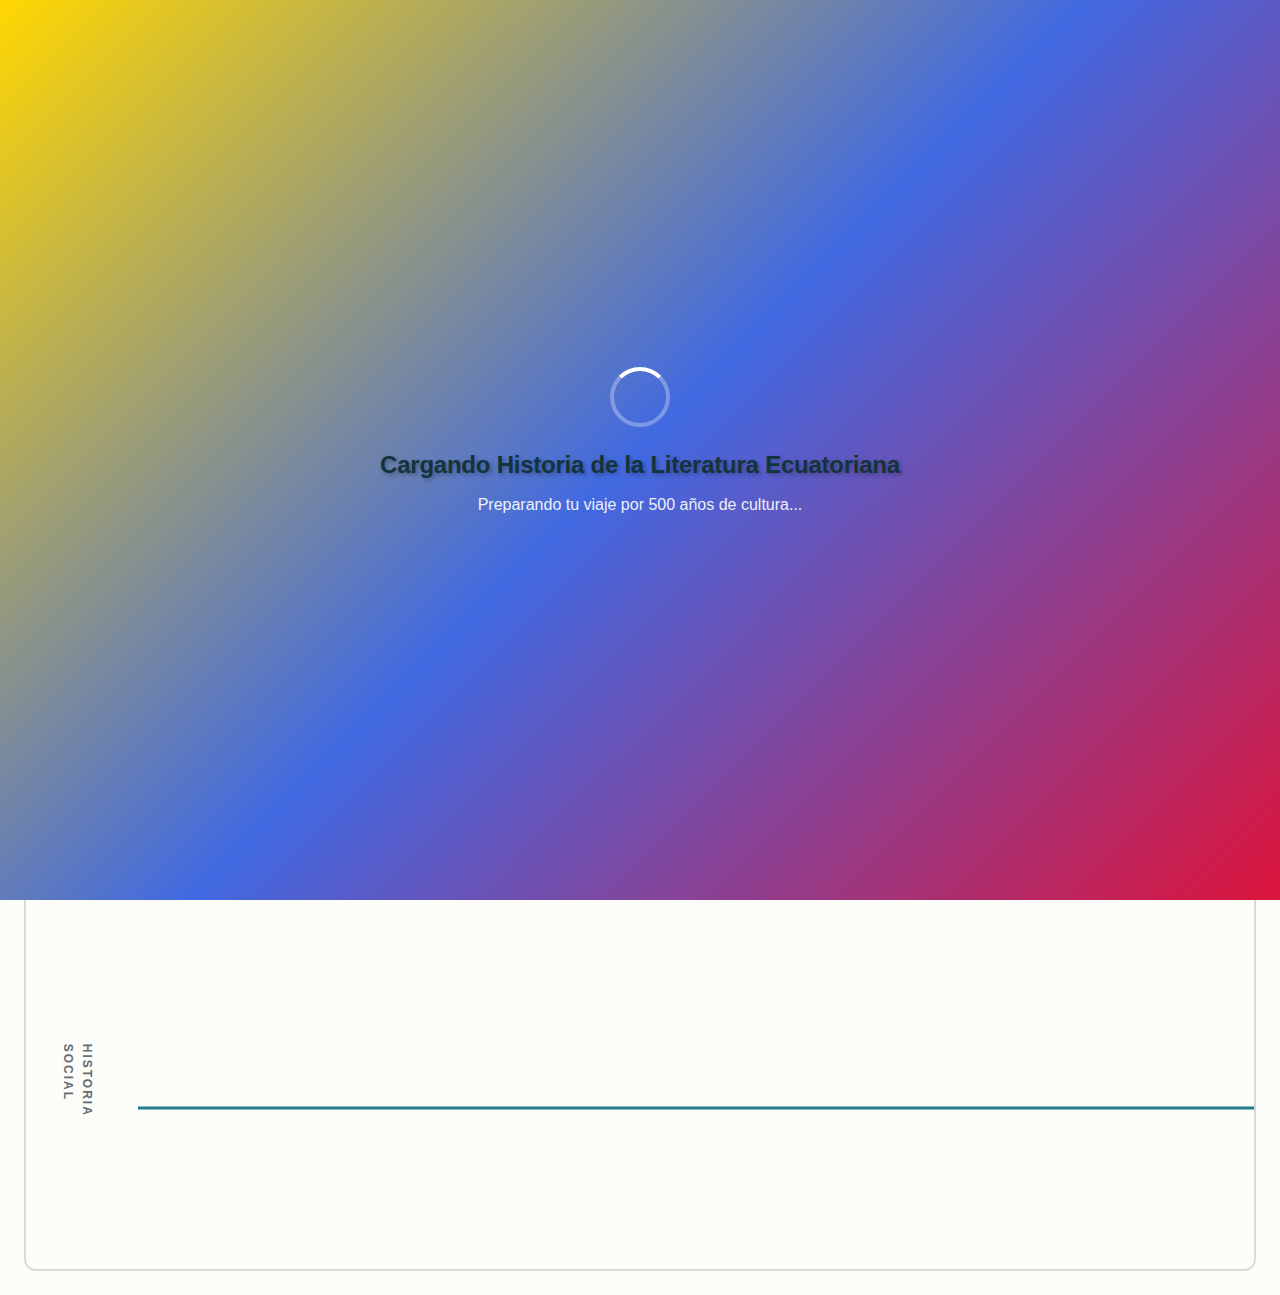
<file: Línea de tiempo Literatura ecuatoriana/index.html>
<!DOCTYPE html>
<html lang="es">
<head>
    <meta charset="UTF-8">
    <meta name="viewport" content="width=device-width, initial-scale=1.0">
    <title>Historia de la Literatura Ecuatoriana - Línea de Tiempo Interactiva</title>
    <link rel="stylesheet" href="style.css">
</head>
<body>
    <header class="header">
        <div class="header-content">
            <h1>Historia de la Literatura Ecuatoriana</h1>
            <p class="subtitle">Una línea de tiempo interactiva con contexto histórico-social</p>
        </div>
    </header>

    <div class="intro-panel" id="introPanel">
        <div class="intro-content">
            <h2>Bienvenido</h2>
            <p>Esta línea de tiempo interactiva te permitirá explorar la rica historia de la literatura ecuatoriana en su contexto histórico-social.</p>
            <div class="instructions">
                <h3>Cómo usar esta herramienta:</h3>
                <ul>
                    <li><strong>Navega</strong> horizontalmente con el mouse o usando las flechas del teclado</li>
                    <li><strong>Haz clic</strong> en cualquier evento para ver detalles completos</li>
                    <li><strong>Filtra</strong> por períodos usando los botones superiores</li>
                    <li><strong>Zoom</strong> para acercar o alejar la vista de la línea de tiempo</li>
                    <li><strong>Observa las conexiones</strong> visuales entre eventos literarios e históricos relacionados</li>
                </ul>
            </div>
            <button class="btn btn--primary" onclick="closeIntro()">Comenzar Exploración</button>
        </div>
    </div>

    <!-- Loading screen -->
    <div class="loading-screen" id="loadingScreen">
        <div class="loading-content">
            <div class="loading-spinner"></div>
            <h2>Cargando Historia de la Literatura Ecuatoriana</h2>
            <p>Preparando tu viaje por 500 años de cultura...</p>
        </div>
    </div>

    <!-- Mini-map and century navigation -->
    <div class="minimap-container">
        <div class="minimap-header">
            <h3>Vista General de la Línea de Tiempo</h3>
            <div class="minimap-controls">
                <button class="btn btn--sm theme-toggle" onclick="toggleTheme()" title="Cambiar tema" aria-label="Cambiar tema">
                    <span class="theme-icon">🌙</span>
                </button>
                <button class="btn btn--sm" onclick="showKeyboardHelp()" title="Ayuda de teclado">⌨️ Atajos</button>
            </div>
        </div>
        <div class="minimap-wrapper">
            <div class="minimap-timeline" id="minimapTimeline">
                <div class="minimap-viewport" id="minimapViewport"></div>
            </div>
            <div class="century-jumps">
                <button class="century-btn" onclick="jumpToCentury(1500)" title="Saltar al siglo XVI">XVI</button>
                <button class="century-btn" onclick="jumpToCentury(1600)" title="Saltar al siglo XVII">XVII</button>
                <button class="century-btn" onclick="jumpToCentury(1700)" title="Saltar al siglo XVIII">XVIII</button>
                <button class="century-btn" onclick="jumpToCentury(1800)" title="Saltar al siglo XIX">XIX</button>
                <button class="century-btn" onclick="jumpToCentury(1900)" title="Saltar al siglo XX">XX</button>
                <button class="century-btn" onclick="jumpToCentury(2000)" title="Saltar al siglo XXI">XXI</button>
            </div>
        </div>
        <div class="current-position" id="currentPosition">Posición: Inicio de la línea de tiempo</div>
    </div>

    <div class="controls">
        <div class="control-group">
            <h3>Períodos Literarios</h3>
            <div class="filter-buttons" id="literaryFilters">
                <button class="filter-btn active" data-filter="all" data-start-year="" data-end-year="">Todos <span class="event-count" data-count="all"></span></button>
                <button class="filter-btn" data-filter="colonial" data-start-year="1534" data-end-year="1809">Colonial (1534-1809) <span class="event-count" data-count="colonial"></span></button>
                <button class="filter-btn" data-filter="romanticismo" data-start-year="1809" data-end-year="1895">Romanticismo (1809-1895) <span class="event-count" data-count="romanticismo"></span></button>
                <button class="filter-btn" data-filter="modernismo" data-start-year="1890" data-end-year="1920">Modernismo (1890-1920) <span class="event-count" data-count="modernismo"></span></button>
                <button class="filter-btn" data-filter="vanguardia" data-start-year="1920" data-end-year="1940">Vanguardia (1920-1940) <span class="event-count" data-count="vanguardia"></span></button>
                <button class="filter-btn" data-filter="realismo" data-start-year="1930" data-end-year="1950">Realismo Social (1930-1950) <span class="event-count" data-count="realismo"></span></button>
                <button class="filter-btn" data-filter="sigloxx" data-start-year="1950" data-end-year="1980">Mediados S. XX (1950-1980) <span class="event-count" data-count="sigloxx"></span></button>
                <button class="filter-btn" data-filter="contemporaneo" data-start-year="1980" data-end-year="2025">Contemporáneo (1980-2025) <span class="event-count" data-count="contemporaneo"></span></button>
            </div>
        </div>
        
        <div class="control-group zoom-controls">
            <h3>Zoom</h3>
            <button class="btn btn--secondary" onclick="zoomOut()">−</button>
            <span id="zoomLevel">100%</span>
            <button class="btn btn--secondary" onclick="zoomIn()">+</button>
            <button class="btn btn--secondary" onclick="resetZoom()">Reset</button>
        </div>
    </div>

    <div class="legend">
        <div class="legend-item">
            <span class="legend-color" style="background: #8B4513"></span>
            <span>Literatura Colonial</span>
        </div>
        <div class="legend-item">
            <span class="legend-color" style="background: #C41E3A"></span>
            <span>Romanticismo</span>
        </div>
        <div class="legend-item">
            <span class="legend-color" style="background: #9370DB"></span>
            <span>Modernismo</span>
        </div>
        <div class="legend-item">
            <span class="legend-color" style="background: #FF6347"></span>
            <span>Vanguardia</span>
        </div>
        <div class="legend-item">
            <span class="legend-color" style="background: #CD5C5C"></span>
            <span>Realismo Social</span>
        </div>
        <div class="legend-item">
            <span class="legend-color" style="background: #4682B4"></span>
            <span>Mediados S. XX</span>
        </div>
        <div class="legend-item">
            <span class="legend-color" style="background: #2E8B57"></span>
            <span>Contemporáneo</span>
        </div>
        <div class="legend-divider"></div>
        <div class="legend-item">
            <span class="legend-color" style="background: #4169E1"></span>
            <span>Historia Social</span>
        </div>
    </div>

    <div class="timeline-container" id="timelineContainer">
        <div class="timeline-wrapper" id="timelineWrapper">
            <!-- Literatura Track -->
            <div class="timeline-track literature-track">
                <div class="track-label">LITERATURA</div>
                <div class="timeline-line"></div>
                <div class="events-container" id="literatureEvents"></div>
            </div>

            <!-- History Track -->
            <div class="timeline-track history-track">
                <div class="track-label">HISTORIA SOCIAL</div>
                <div class="timeline-line"></div>
                <div class="events-container" id="historyEvents"></div>
            </div>
        </div>
    </div>

    <!-- Keyboard shortcuts help modal -->
    <div class="modal" id="keyboardHelpModal">
        <div class="modal-content">
            <button class="modal-close" onclick="closeKeyboardHelp()">&times;</button>
            <div class="keyboard-help">
                <h2>⌨️ Atajos de Teclado</h2>
                <div class="keyboard-shortcuts">
                    <div class="shortcut-item">
                        <kbd>←</kbd> <kbd>→</kbd>
                        <span>Desplazar línea de tiempo</span>
                    </div>
                    <div class="shortcut-item">
                        <kbd>+</kbd> <kbd>-</kbd>
                        <span>Zoom in/out</span>
                    </div>
                    <div class="shortcut-item">
                        <kbd>ESC</kbd>
                        <span>Cerrar modal</span>
                    </div>
                    <div class="shortcut-item">
                        <kbd>?</kbd>
                        <span>Mostrar/ocultar esta ayuda</span>
                    </div>
                    <div class="shortcut-item">
                        <kbd>H</kbd>
                        <span>Volver al inicio</span>
                    </div>
                    <div class="shortcut-item">
                        <kbd>T</kbd>
                        <span>Cambiar tema claro/oscuro</span>
                    </div>
                </div>
                <h3>💡 Consejos de Navegación</h3>
                <ul>
                    <li>Haz clic en cualquier evento para ver detalles completos</li>
                    <li>Usa el mini-mapa superior para ver tu posición</li>
                    <li>Los botones de siglos (XVI-XXI) te llevan rápidamente a cada período</li>
                    <li>Filtra por período literario para enfocarte en una época específica</li>
                    <li>Las líneas verticales conectan eventos simultáneos de literatura e historia</li>
                </ul>
            </div>
        </div>
    </div>

    <!-- Modal for event details -->
    <div class="modal" id="eventModal">
        <div class="modal-content">
            <button class="modal-close" onclick="closeModal()">&times;</button>
            <div id="modalBody"></div>
        </div>
    </div>

    <!-- Navigation arrows -->
    <button class="nav-arrow nav-arrow-left" onclick="scrollTimeline(-300)" aria-label="Scroll izquierda">
        <svg width="24" height="24" viewBox="0 0 24 24" fill="none" stroke="currentColor" stroke-width="2">
            <polyline points="15 18 9 12 15 6"></polyline>
        </svg>
    </button>
    <button class="nav-arrow nav-arrow-right" onclick="scrollTimeline(300)" aria-label="Scroll derecha">
        <svg width="24" height="24" viewBox="0 0 24 24" fill="none" stroke="currentColor" stroke-width="2">
            <polyline points="9 18 15 12 9 6"></polyline>
        </svg>
    </button>

    <script src="app.js"></script>
</body>
</html>
</file>
<file: Línea de tiempo Literatura ecuatoriana/style.css>
:root {
  /* Primitive Color Tokens */
  --color-white: rgba(255, 255, 255, 1);
  --color-black: rgba(0, 0, 0, 1);
  --color-cream-50: rgba(252, 252, 249, 1);
  --color-cream-100: rgba(255, 255, 253, 1);
  --color-gray-200: rgba(245, 245, 245, 1);
  --color-gray-300: rgba(167, 169, 169, 1);
  --color-gray-400: rgba(119, 124, 124, 1);
  --color-slate-500: rgba(98, 108, 113, 1);
  --color-brown-600: rgba(94, 82, 64, 1);
  --color-charcoal-700: rgba(31, 33, 33, 1);
  --color-charcoal-800: rgba(38, 40, 40, 1);
  --color-slate-900: rgba(19, 52, 59, 1);
  --color-teal-300: rgba(50, 184, 198, 1);
  --color-teal-400: rgba(45, 166, 178, 1);
  --color-teal-500: rgba(33, 128, 141, 1);
  --color-teal-600: rgba(29, 116, 128, 1);
  --color-teal-700: rgba(26, 104, 115, 1);
  --color-teal-800: rgba(41, 150, 161, 1);
  --color-red-400: rgba(255, 84, 89, 1);
  --color-red-500: rgba(192, 21, 47, 1);
  --color-orange-400: rgba(230, 129, 97, 1);
  --color-orange-500: rgba(168, 75, 47, 1);

  /* RGB versions for opacity control */
  --color-brown-600-rgb: 94, 82, 64;
  --color-teal-500-rgb: 33, 128, 141;
  --color-slate-900-rgb: 19, 52, 59;
  --color-slate-500-rgb: 98, 108, 113;
  --color-red-500-rgb: 192, 21, 47;
  --color-red-400-rgb: 255, 84, 89;
  --color-orange-500-rgb: 168, 75, 47;
  --color-orange-400-rgb: 230, 129, 97;

  /* Background color tokens (Light Mode) */
  --color-bg-1: rgba(59, 130, 246, 0.08); /* Light blue */
  --color-bg-2: rgba(245, 158, 11, 0.08); /* Light yellow */
  --color-bg-3: rgba(34, 197, 94, 0.08); /* Light green */
  --color-bg-4: rgba(239, 68, 68, 0.08); /* Light red */
  --color-bg-5: rgba(147, 51, 234, 0.08); /* Light purple */
  --color-bg-6: rgba(249, 115, 22, 0.08); /* Light orange */
  --color-bg-7: rgba(236, 72, 153, 0.08); /* Light pink */
  --color-bg-8: rgba(6, 182, 212, 0.08); /* Light cyan */

  /* Semantic Color Tokens (Light Mode) */
  --color-background: var(--color-cream-50);
  --color-surface: var(--color-cream-100);
  --color-text: var(--color-slate-900);
  --color-text-secondary: var(--color-slate-500);
  --color-primary: var(--color-teal-500);
  --color-primary-hover: var(--color-teal-600);
  --color-primary-active: var(--color-teal-700);
  --color-secondary: rgba(var(--color-brown-600-rgb), 0.12);
  --color-secondary-hover: rgba(var(--color-brown-600-rgb), 0.2);
  --color-secondary-active: rgba(var(--color-brown-600-rgb), 0.25);
  --color-border: rgba(var(--color-brown-600-rgb), 0.2);
  --color-btn-primary-text: var(--color-cream-50);
  --color-card-border: rgba(var(--color-brown-600-rgb), 0.12);
  --color-card-border-inner: rgba(var(--color-brown-600-rgb), 0.12);
  --color-error: var(--color-red-500);
  --color-success: var(--color-teal-500);
  --color-warning: var(--color-orange-500);
  --color-info: var(--color-slate-500);
  --color-focus-ring: rgba(var(--color-teal-500-rgb), 0.4);
  --color-select-caret: rgba(var(--color-slate-900-rgb), 0.8);

  /* Common style patterns */
  --focus-ring: 0 0 0 3px var(--color-focus-ring);
  --focus-outline: 2px solid var(--color-primary);
  --status-bg-opacity: 0.15;
  --status-border-opacity: 0.25;
  --select-caret-light: url("data:image/svg+xml,%3Csvg xmlns='http://www.w3.org/2000/svg' width='16' height='16' viewBox='0 0 24 24' fill='none' stroke='%23134252' stroke-width='2' stroke-linecap='round' stroke-linejoin='round'%3E%3Cpolyline points='6 9 12 15 18 9'%3E%3C/polyline%3E%3C/svg%3E");
  --select-caret-dark: url("data:image/svg+xml,%3Csvg xmlns='http://www.w3.org/2000/svg' width='16' height='16' viewBox='0 0 24 24' fill='none' stroke='%23f5f5f5' stroke-width='2' stroke-linecap='round' stroke-linejoin='round'%3E%3Cpolyline points='6 9 12 15 18 9'%3E%3C/polyline%3E%3C/svg%3E");

  /* RGB versions for opacity control */
  --color-success-rgb: 33, 128, 141;
  --color-error-rgb: 192, 21, 47;
  --color-warning-rgb: 168, 75, 47;
  --color-info-rgb: 98, 108, 113;

  /* Typography */
  --font-family-base: "FKGroteskNeue", "Geist", "Inter", -apple-system,
    BlinkMacSystemFont, "Segoe UI", Roboto, sans-serif;
  --font-family-mono: "Berkeley Mono", ui-monospace, SFMono-Regular, Menlo,
    Monaco, Consolas, monospace;
  --font-size-xs: 11px;
  --font-size-sm: 12px;
  --font-size-base: 14px;
  --font-size-md: 14px;
  --font-size-lg: 16px;
  --font-size-xl: 18px;
  --font-size-2xl: 20px;
  --font-size-3xl: 24px;
  --font-size-4xl: 30px;
  --font-weight-normal: 400;
  --font-weight-medium: 500;
  --font-weight-semibold: 550;
  --font-weight-bold: 600;
  --line-height-tight: 1.2;
  --line-height-normal: 1.5;
  --letter-spacing-tight: -0.01em;

  /* Spacing */
  --space-0: 0;
  --space-1: 1px;
  --space-2: 2px;
  --space-4: 4px;
  --space-6: 6px;
  --space-8: 8px;
  --space-10: 10px;
  --space-12: 12px;
  --space-16: 16px;
  --space-20: 20px;
  --space-24: 24px;
  --space-32: 32px;

  /* Border Radius */
  --radius-sm: 6px;
  --radius-base: 8px;
  --radius-md: 10px;
  --radius-lg: 12px;
  --radius-full: 9999px;

  /* Shadows */
  --shadow-xs: 0 1px 2px rgba(0, 0, 0, 0.02);
  --shadow-sm: 0 1px 3px rgba(0, 0, 0, 0.04), 0 1px 2px rgba(0, 0, 0, 0.02);
  --shadow-md: 0 4px 6px -1px rgba(0, 0, 0, 0.04),
    0 2px 4px -1px rgba(0, 0, 0, 0.02);
  --shadow-lg: 0 10px 15px -3px rgba(0, 0, 0, 0.04),
    0 4px 6px -2px rgba(0, 0, 0, 0.02);
  --shadow-inset-sm: inset 0 1px 0 rgba(255, 255, 255, 0.15),
    inset 0 -1px 0 rgba(0, 0, 0, 0.03);

  /* Animation */
  --duration-fast: 150ms;
  --duration-normal: 250ms;
  --ease-standard: cubic-bezier(0.16, 1, 0.3, 1);

  /* Layout */
  --container-sm: 640px;
  --container-md: 768px;
  --container-lg: 1024px;
  --container-xl: 1280px;
}

/* Dark mode colors */
@media (prefers-color-scheme: dark) {
  :root {
    /* RGB versions for opacity control (Dark Mode) */
    --color-gray-400-rgb: 119, 124, 124;
    --color-teal-300-rgb: 50, 184, 198;
    --color-gray-300-rgb: 167, 169, 169;
    --color-gray-200-rgb: 245, 245, 245;

    /* Background color tokens (Dark Mode) */
    --color-bg-1: rgba(29, 78, 216, 0.15); /* Dark blue */
    --color-bg-2: rgba(180, 83, 9, 0.15); /* Dark yellow */
    --color-bg-3: rgba(21, 128, 61, 0.15); /* Dark green */
    --color-bg-4: rgba(185, 28, 28, 0.15); /* Dark red */
    --color-bg-5: rgba(107, 33, 168, 0.15); /* Dark purple */
    --color-bg-6: rgba(194, 65, 12, 0.15); /* Dark orange */
    --color-bg-7: rgba(190, 24, 93, 0.15); /* Dark pink */
    --color-bg-8: rgba(8, 145, 178, 0.15); /* Dark cyan */

    /* Semantic Color Tokens (Dark Mode) */
    --color-background: var(--color-charcoal-700);
    --color-surface: var(--color-charcoal-800);
    --color-text: var(--color-gray-200);
    --color-text-secondary: rgba(var(--color-gray-300-rgb), 0.7);
    --color-primary: var(--color-teal-300);
    --color-primary-hover: var(--color-teal-400);
    --color-primary-active: var(--color-teal-800);
    --color-secondary: rgba(var(--color-gray-400-rgb), 0.15);
    --color-secondary-hover: rgba(var(--color-gray-400-rgb), 0.25);
    --color-secondary-active: rgba(var(--color-gray-400-rgb), 0.3);
    --color-border: rgba(var(--color-gray-400-rgb), 0.3);
    --color-error: var(--color-red-400);
    --color-success: var(--color-teal-300);
    --color-warning: var(--color-orange-400);
    --color-info: var(--color-gray-300);
    --color-focus-ring: rgba(var(--color-teal-300-rgb), 0.4);
    --color-btn-primary-text: var(--color-slate-900);
    --color-card-border: rgba(var(--color-gray-400-rgb), 0.2);
    --color-card-border-inner: rgba(var(--color-gray-400-rgb), 0.15);
    --shadow-inset-sm: inset 0 1px 0 rgba(255, 255, 255, 0.1),
      inset 0 -1px 0 rgba(0, 0, 0, 0.15);
    --button-border-secondary: rgba(var(--color-gray-400-rgb), 0.2);
    --color-border-secondary: rgba(var(--color-gray-400-rgb), 0.2);
    --color-select-caret: rgba(var(--color-gray-200-rgb), 0.8);

    /* Common style patterns - updated for dark mode */
    --focus-ring: 0 0 0 3px var(--color-focus-ring);
    --focus-outline: 2px solid var(--color-primary);
    --status-bg-opacity: 0.15;
    --status-border-opacity: 0.25;
    --select-caret-light: url("data:image/svg+xml,%3Csvg xmlns='http://www.w3.org/2000/svg' width='16' height='16' viewBox='0 0 24 24' fill='none' stroke='%23134252' stroke-width='2' stroke-linecap='round' stroke-linejoin='round'%3E%3Cpolyline points='6 9 12 15 18 9'%3E%3C/polyline%3E%3C/svg%3E");
    --select-caret-dark: url("data:image/svg+xml,%3Csvg xmlns='http://www.w3.org/2000/svg' width='16' height='16' viewBox='0 0 24 24' fill='none' stroke='%23f5f5f5' stroke-width='2' stroke-linecap='round' stroke-linejoin='round'%3E%3Cpolyline points='6 9 12 15 18 9'%3E%3C/polyline%3E%3C/svg%3E");

    /* RGB versions for dark mode */
    --color-success-rgb: var(--color-teal-300-rgb);
    --color-error-rgb: var(--color-red-400-rgb);
    --color-warning-rgb: var(--color-orange-400-rgb);
    --color-info-rgb: var(--color-gray-300-rgb);
  }
}

/* Data attribute for manual theme switching */
[data-color-scheme="dark"] {
  /* RGB versions for opacity control (dark mode) */
  --color-gray-400-rgb: 119, 124, 124;
  --color-teal-300-rgb: 50, 184, 198;
  --color-gray-300-rgb: 167, 169, 169;
  --color-gray-200-rgb: 245, 245, 245;

  /* Colorful background palette - Dark Mode */
  --color-bg-1: rgba(29, 78, 216, 0.15); /* Dark blue */
  --color-bg-2: rgba(180, 83, 9, 0.15); /* Dark yellow */
  --color-bg-3: rgba(21, 128, 61, 0.15); /* Dark green */
  --color-bg-4: rgba(185, 28, 28, 0.15); /* Dark red */
  --color-bg-5: rgba(107, 33, 168, 0.15); /* Dark purple */
  --color-bg-6: rgba(194, 65, 12, 0.15); /* Dark orange */
  --color-bg-7: rgba(190, 24, 93, 0.15); /* Dark pink */
  --color-bg-8: rgba(8, 145, 178, 0.15); /* Dark cyan */

  /* Semantic Color Tokens (Dark Mode) */
  --color-background: var(--color-charcoal-700);
  --color-surface: var(--color-charcoal-800);
  --color-text: var(--color-gray-200);
  --color-text-secondary: rgba(var(--color-gray-300-rgb), 0.7);
  --color-primary: var(--color-teal-300);
  --color-primary-hover: var(--color-teal-400);
  --color-primary-active: var(--color-teal-800);
  --color-secondary: rgba(var(--color-gray-400-rgb), 0.15);
  --color-secondary-hover: rgba(var(--color-gray-400-rgb), 0.25);
  --color-secondary-active: rgba(var(--color-gray-400-rgb), 0.3);
  --color-border: rgba(var(--color-gray-400-rgb), 0.3);
  --color-error: var(--color-red-400);
  --color-success: var(--color-teal-300);
  --color-warning: var(--color-orange-400);
  --color-info: var(--color-gray-300);
  --color-focus-ring: rgba(var(--color-teal-300-rgb), 0.4);
  --color-btn-primary-text: var(--color-slate-900);
  --color-card-border: rgba(var(--color-gray-400-rgb), 0.15);
  --color-card-border-inner: rgba(var(--color-gray-400-rgb), 0.15);
  --shadow-inset-sm: inset 0 1px 0 rgba(255, 255, 255, 0.1),
    inset 0 -1px 0 rgba(0, 0, 0, 0.15);
  --color-border-secondary: rgba(var(--color-gray-400-rgb), 0.2);
  --color-select-caret: rgba(var(--color-gray-200-rgb), 0.8);

  /* Common style patterns - updated for dark mode */
  --focus-ring: 0 0 0 3px var(--color-focus-ring);
  --focus-outline: 2px solid var(--color-primary);
  --status-bg-opacity: 0.15;
  --status-border-opacity: 0.25;
  --select-caret-light: url("data:image/svg+xml,%3Csvg xmlns='http://www.w3.org/2000/svg' width='16' height='16' viewBox='0 0 24 24' fill='none' stroke='%23134252' stroke-width='2' stroke-linecap='round' stroke-linejoin='round'%3E%3Cpolyline points='6 9 12 15 18 9'%3E%3C/polyline%3E%3C/svg%3E");
  --select-caret-dark: url("data:image/svg+xml,%3Csvg xmlns='http://www.w3.org/2000/svg' width='16' height='16' viewBox='0 0 24 24' fill='none' stroke='%23f5f5f5' stroke-width='2' stroke-linecap='round' stroke-linejoin='round'%3E%3Cpolyline points='6 9 12 15 18 9'%3E%3C/polyline%3E%3C/svg%3E");

  /* RGB versions for dark mode */
  --color-success-rgb: var(--color-teal-300-rgb);
  --color-error-rgb: var(--color-red-400-rgb);
  --color-warning-rgb: var(--color-orange-400-rgb);
  --color-info-rgb: var(--color-gray-300-rgb);
}

[data-color-scheme="light"] {
  /* RGB versions for opacity control (light mode) */
  --color-brown-600-rgb: 94, 82, 64;
  --color-teal-500-rgb: 33, 128, 141;
  --color-slate-900-rgb: 19, 52, 59;

  /* Semantic Color Tokens (Light Mode) */
  --color-background: var(--color-cream-50);
  --color-surface: var(--color-cream-100);
  --color-text: var(--color-slate-900);
  --color-text-secondary: var(--color-slate-500);
  --color-primary: var(--color-teal-500);
  --color-primary-hover: var(--color-teal-600);
  --color-primary-active: var(--color-teal-700);
  --color-secondary: rgba(var(--color-brown-600-rgb), 0.12);
  --color-secondary-hover: rgba(var(--color-brown-600-rgb), 0.2);
  --color-secondary-active: rgba(var(--color-brown-600-rgb), 0.25);
  --color-border: rgba(var(--color-brown-600-rgb), 0.2);
  --color-btn-primary-text: var(--color-cream-50);
  --color-card-border: rgba(var(--color-brown-600-rgb), 0.12);
  --color-card-border-inner: rgba(var(--color-brown-600-rgb), 0.12);
  --color-error: var(--color-red-500);
  --color-success: var(--color-teal-500);
  --color-warning: var(--color-orange-500);
  --color-info: var(--color-slate-500);
  --color-focus-ring: rgba(var(--color-teal-500-rgb), 0.4);

  /* RGB versions for light mode */
  --color-success-rgb: var(--color-teal-500-rgb);
  --color-error-rgb: var(--color-red-500-rgb);
  --color-warning-rgb: var(--color-orange-500-rgb);
  --color-info-rgb: var(--color-slate-500-rgb);
}

/* Base styles */
html {
  font-size: var(--font-size-base);
  font-family: var(--font-family-base);
  line-height: var(--line-height-normal);
  color: var(--color-text);
  background-color: var(--color-background);
  -webkit-font-smoothing: antialiased;
  box-sizing: border-box;
}

body {
  margin: 0;
  padding: 0;
}

*,
*::before,
*::after {
  box-sizing: inherit;
}

/* Typography */
h1,
h2,
h3,
h4,
h5,
h6 {
  margin: 0;
  font-weight: var(--font-weight-semibold);
  line-height: var(--line-height-tight);
  color: var(--color-text);
  letter-spacing: var(--letter-spacing-tight);
}

h1 {
  font-size: var(--font-size-4xl);
}
h2 {
  font-size: var(--font-size-3xl);
}
h3 {
  font-size: var(--font-size-2xl);
}
h4 {
  font-size: var(--font-size-xl);
}
h5 {
  font-size: var(--font-size-lg);
}
h6 {
  font-size: var(--font-size-md);
}

p {
  margin: 0 0 var(--space-16) 0;
}

a {
  color: var(--color-primary);
  text-decoration: none;
  transition: color var(--duration-fast) var(--ease-standard);
}

a:hover {
  color: var(--color-primary-hover);
}

code,
pre {
  font-family: var(--font-family-mono);
  font-size: calc(var(--font-size-base) * 0.95);
  background-color: var(--color-secondary);
  border-radius: var(--radius-sm);
}

code {
  padding: var(--space-1) var(--space-4);
}

pre {
  padding: var(--space-16);
  margin: var(--space-16) 0;
  overflow: auto;
  border: 1px solid var(--color-border);
}

pre code {
  background: none;
  padding: 0;
}

/* Buttons */
.btn {
  display: inline-flex;
  align-items: center;
  justify-content: center;
  padding: var(--space-8) var(--space-16);
  border-radius: var(--radius-base);
  font-size: var(--font-size-base);
  font-weight: 500;
  line-height: 1.5;
  cursor: pointer;
  transition: all var(--duration-normal) var(--ease-standard);
  border: none;
  text-decoration: none;
  position: relative;
}

.btn:focus-visible {
  outline: none;
  box-shadow: var(--focus-ring);
}

.btn--primary {
  background: var(--color-primary);
  color: var(--color-btn-primary-text);
}

.btn--primary:hover {
  background: var(--color-primary-hover);
}

.btn--primary:active {
  background: var(--color-primary-active);
}

.btn--secondary {
  background: var(--color-secondary);
  color: var(--color-text);
}

.btn--secondary:hover {
  background: var(--color-secondary-hover);
}

.btn--secondary:active {
  background: var(--color-secondary-active);
}

.btn--outline {
  background: transparent;
  border: 1px solid var(--color-border);
  color: var(--color-text);
}

.btn--outline:hover {
  background: var(--color-secondary);
}

.btn--sm {
  padding: var(--space-4) var(--space-12);
  font-size: var(--font-size-sm);
  border-radius: var(--radius-sm);
}

.btn--lg {
  padding: var(--space-10) var(--space-20);
  font-size: var(--font-size-lg);
  border-radius: var(--radius-md);
}

.btn--full-width {
  width: 100%;
}

.btn:disabled {
  opacity: 0.5;
  cursor: not-allowed;
}

/* Form elements */
.form-control {
  display: block;
  width: 100%;
  padding: var(--space-8) var(--space-12);
  font-size: var(--font-size-md);
  line-height: 1.5;
  color: var(--color-text);
  background-color: var(--color-surface);
  border: 1px solid var(--color-border);
  border-radius: var(--radius-base);
  transition: border-color var(--duration-fast) var(--ease-standard),
    box-shadow var(--duration-fast) var(--ease-standard);
}

textarea.form-control {
  font-family: var(--font-family-base);
  font-size: var(--font-size-base);
}

select.form-control {
  padding: var(--space-8) var(--space-12);
  -webkit-appearance: none;
  -moz-appearance: none;
  appearance: none;
  background-image: var(--select-caret-light);
  background-repeat: no-repeat;
  background-position: right var(--space-12) center;
  background-size: 16px;
  padding-right: var(--space-32);
}

/* Add a dark mode specific caret */
@media (prefers-color-scheme: dark) {
  select.form-control {
    background-image: var(--select-caret-dark);
  }
}

/* Also handle data-color-scheme */
[data-color-scheme="dark"] select.form-control {
  background-image: var(--select-caret-dark);
}

[data-color-scheme="light"] select.form-control {
  background-image: var(--select-caret-light);
}

.form-control:focus {
  border-color: var(--color-primary);
  outline: var(--focus-outline);
}

.form-label {
  display: block;
  margin-bottom: var(--space-8);
  font-weight: var(--font-weight-medium);
  font-size: var(--font-size-sm);
}

.form-group {
  margin-bottom: var(--space-16);
}

/* Card component */
.card {
  background-color: var(--color-surface);
  border-radius: var(--radius-lg);
  border: 1px solid var(--color-card-border);
  box-shadow: var(--shadow-sm);
  overflow: hidden;
  transition: box-shadow var(--duration-normal) var(--ease-standard);
}

.card:hover {
  box-shadow: var(--shadow-md);
}

.card__body {
  padding: var(--space-16);
}

.card__header,
.card__footer {
  padding: var(--space-16);
  border-bottom: 1px solid var(--color-card-border-inner);
}

/* Status indicators - simplified with CSS variables */
.status {
  display: inline-flex;
  align-items: center;
  padding: var(--space-6) var(--space-12);
  border-radius: var(--radius-full);
  font-weight: var(--font-weight-medium);
  font-size: var(--font-size-sm);
}

.status--success {
  background-color: rgba(
    var(--color-success-rgb, 33, 128, 141),
    var(--status-bg-opacity)
  );
  color: var(--color-success);
  border: 1px solid
    rgba(var(--color-success-rgb, 33, 128, 141), var(--status-border-opacity));
}

.status--error {
  background-color: rgba(
    var(--color-error-rgb, 192, 21, 47),
    var(--status-bg-opacity)
  );
  color: var(--color-error);
  border: 1px solid
    rgba(var(--color-error-rgb, 192, 21, 47), var(--status-border-opacity));
}

.status--warning {
  background-color: rgba(
    var(--color-warning-rgb, 168, 75, 47),
    var(--status-bg-opacity)
  );
  color: var(--color-warning);
  border: 1px solid
    rgba(var(--color-warning-rgb, 168, 75, 47), var(--status-border-opacity));
}

.status--info {
  background-color: rgba(
    var(--color-info-rgb, 98, 108, 113),
    var(--status-bg-opacity)
  );
  color: var(--color-info);
  border: 1px solid
    rgba(var(--color-info-rgb, 98, 108, 113), var(--status-border-opacity));
}

/* Container layout */
.container {
  width: 100%;
  margin-right: auto;
  margin-left: auto;
  padding-right: var(--space-16);
  padding-left: var(--space-16);
}

@media (min-width: 640px) {
  .container {
    max-width: var(--container-sm);
  }
}
@media (min-width: 768px) {
  .container {
    max-width: var(--container-md);
  }
}
@media (min-width: 1024px) {
  .container {
    max-width: var(--container-lg);
  }
}
@media (min-width: 1280px) {
  .container {
    max-width: var(--container-xl);
  }
}

/* Utility classes */
.flex {
  display: flex;
}
.flex-col {
  flex-direction: column;
}
.items-center {
  align-items: center;
}
.justify-center {
  justify-content: center;
}
.justify-between {
  justify-content: space-between;
}
.gap-4 {
  gap: var(--space-4);
}
.gap-8 {
  gap: var(--space-8);
}
.gap-16 {
  gap: var(--space-16);
}

.m-0 {
  margin: 0;
}
.mt-8 {
  margin-top: var(--space-8);
}
.mb-8 {
  margin-bottom: var(--space-8);
}
.mx-8 {
  margin-left: var(--space-8);
  margin-right: var(--space-8);
}
.my-8 {
  margin-top: var(--space-8);
  margin-bottom: var(--space-8);
}

.p-0 {
  padding: 0;
}
.py-8 {
  padding-top: var(--space-8);
  padding-bottom: var(--space-8);
}
.px-8 {
  padding-left: var(--space-8);
  padding-right: var(--space-8);
}
.py-16 {
  padding-top: var(--space-16);
  padding-bottom: var(--space-16);
}
.px-16 {
  padding-left: var(--space-16);
  padding-right: var(--space-16);
}

.block {
  display: block;
}
.hidden {
  display: none;
}

/* Accessibility */
.sr-only {
  position: absolute;
  width: 1px;
  height: 1px;
  padding: 0;
  margin: -1px;
  overflow: hidden;
  clip: rect(0, 0, 0, 0);
  white-space: nowrap;
  border-width: 0;
}

:focus-visible {
  outline: var(--focus-outline);
  outline-offset: 2px;
}

/* Dark mode specifics */
[data-color-scheme="dark"] .btn--outline {
  border: 1px solid var(--color-border-secondary);
}

@font-face {
  font-family: 'FKGroteskNeue';
  src: url('https://r2cdn.perplexity.ai/fonts/FKGroteskNeue.woff2')
    format('woff2');
}

/* END PERPLEXITY DESIGN SYSTEM */
:root {
  --color-white: rgba(255, 255, 255, 1);
  --color-black: rgba(0, 0, 0, 1);
  --color-cream-50: rgba(252, 252, 249, 1);
  --color-cream-100: rgba(255, 255, 253, 1);
  --color-gray-200: rgba(245, 245, 245, 1);
  --color-gray-300: rgba(167, 169, 169, 1);
  --color-gray-400: rgba(119, 124, 124, 1);
  --color-slate-500: rgba(98, 108, 113, 1);
  --color-brown-600: rgba(94, 82, 64, 1);
  --color-charcoal-700: rgba(31, 33, 33, 1);
  --color-charcoal-800: rgba(38, 40, 40, 1);
  --color-slate-900: rgba(19, 52, 59, 1);
  --color-teal-300: rgba(50, 184, 198, 1);
  --color-teal-400: rgba(45, 166, 178, 1);
  --color-teal-500: rgba(33, 128, 141, 1);
  --color-teal-600: rgba(29, 116, 128, 1);
  --color-teal-700: rgba(26, 104, 115, 1);
  --color-brown-600-rgb: 94, 82, 64;
  --color-teal-500-rgb: 33, 128, 141;
  --color-slate-900-rgb: 19, 52, 59;
  --color-background: var(--color-cream-50);
  --color-surface: var(--color-cream-100);
  --color-text: var(--color-slate-900);
  --color-text-secondary: var(--color-slate-500);
  --color-primary: var(--color-teal-500);
  --color-primary-hover: var(--color-teal-600);
  --color-border: rgba(var(--color-brown-600-rgb), 0.2);
  --color-btn-primary-text: var(--color-cream-50);
  --color-card-border: rgba(var(--color-brown-600-rgb), 0.12);
  --font-family-base: 'FKGroteskNeue', -apple-system, BlinkMacSystemFont, 'Segoe UI', Roboto, sans-serif;
  --font-size-sm: 12px;
  --font-size-base: 14px;
  --font-size-lg: 16px;
  --font-size-xl: 18px;
  --font-size-2xl: 20px;
  --font-size-3xl: 24px;
  --font-size-4xl: 30px;
  --space-8: 8px;
  --space-12: 12px;
  --space-16: 16px;
  --space-20: 20px;
  --space-24: 24px;
  --space-32: 32px;
  --radius-base: 8px;
  --radius-lg: 12px;
  --shadow-sm: 0 1px 3px rgba(0, 0, 0, 0.04), 0 1px 2px rgba(0, 0, 0, 0.02);
  --shadow-md: 0 4px 6px -1px rgba(0, 0, 0, 0.04), 0 2px 4px -1px rgba(0, 0, 0, 0.02);
  --shadow-lg: 0 10px 15px -3px rgba(0, 0, 0, 0.1), 0 4px 6px -2px rgba(0, 0, 0, 0.05);
  --duration-normal: 250ms;
  --ease-standard: cubic-bezier(0.16, 1, 0.3, 1);
}

@media (prefers-color-scheme: dark) {
  :root {
    --color-background: var(--color-charcoal-700);
    --color-surface: var(--color-charcoal-800);
    --color-text: var(--color-gray-200);
    --color-text-secondary: rgba(167, 169, 169, 0.7);
    --color-primary: var(--color-teal-300);
    --color-primary-hover: var(--color-teal-400);
    --color-border: rgba(119, 124, 124, 0.3);
  --color-btn-primary-text: var(--color-slate-900);
    --color-card-border: rgba(119, 124, 124, 0.2);
  }
}

@font-face {
  font-family: 'FKGroteskNeue';
  src: url('https://r2cdn.perplexity.ai/fonts/FKGroteskNeue.woff2') format('woff2');
}

* {
  margin: 0;
  padding: 0;
  box-sizing: border-box;
}

/* Loading screen */
.loading-screen {
  position: fixed;
  top: 0;
  left: 0;
  width: 100%;
  height: 100%;
  background: linear-gradient(135deg, #FFD700 0%, #4169E1 50%, #DC143C 100%);
  display: flex;
  align-items: center;
  justify-content: center;
  z-index: 10000;
  transition: opacity 0.5s ease, visibility 0.5s ease;
}

.loading-screen.hidden {
  opacity: 0;
  visibility: hidden;
}

.loading-content {
  text-align: center;
  color: white;
}

.loading-spinner {
  width: 60px;
  height: 60px;
  border: 4px solid rgba(255, 255, 255, 0.3);
  border-top-color: white;
  border-radius: 50%;
  animation: spin 1s linear infinite;
  margin: 0 auto var(--space-24);
}

@keyframes spin {
  to { transform: rotate(360deg); }
}

.loading-content h2 {
  font-size: var(--font-size-3xl);
  margin-bottom: var(--space-12);
  text-shadow: 2px 2px 4px rgba(0,0,0,0.3);
}

.loading-content p {
  font-size: var(--font-size-lg);
  opacity: 0.9;
}

body {
  font-family: var(--font-family-base);
  background-color: var(--color-background);
  color: var(--color-text);
  line-height: 1.6;
  overflow-x: hidden;
}

.header {
  background: linear-gradient(135deg, #FFD700 0%, #4169E1 50%, #DC143C 100%);
  color: white;
  padding: var(--space-32) var(--space-24);
  text-align: center;
  box-shadow: var(--shadow-lg);
}

/* Theme toggle */
.theme-toggle {
  position: relative;
}

.theme-icon {
  font-size: 18px;
  transition: transform 0.3s var(--ease-standard);
}

.theme-toggle:hover .theme-icon {
  transform: rotate(20deg);
}

/* Mini-map */
.minimap-container {
  background: var(--color-surface);
  border-bottom: 1px solid var(--color-border);
  padding: var(--space-16) var(--space-24);
}

.minimap-header {
  display: flex;
  justify-content: space-between;
  align-items: center;
  margin-bottom: var(--space-12);
  flex-wrap: wrap;
  gap: var(--space-12);
}

.minimap-header h3 {
  font-size: var(--font-size-base);
  color: var(--color-text-secondary);
  text-transform: uppercase;
  letter-spacing: 0.5px;
  margin: 0;
}

.minimap-controls {
  display: flex;
  gap: var(--space-8);
}

.minimap-wrapper {
  display: flex;
  gap: var(--space-16);
  align-items: center;
  flex-wrap: wrap;
}

.minimap-timeline {
  flex: 1;
  min-width: 300px;
  height: 40px;
  background: var(--color-background);
  border: 1px solid var(--color-border);
  border-radius: var(--radius-base);
  position: relative;
  overflow: hidden;
}

.minimap-viewport {
  position: absolute;
  top: 0;
  height: 100%;
  background: rgba(33, 128, 141, 0.3);
  border: 2px solid var(--color-primary);
  border-radius: 4px;
  pointer-events: none;
  transition: left 0.3s ease, width 0.3s ease;
}

.century-jumps {
  display: flex;
  gap: var(--space-8);
  flex-wrap: wrap;
}

.century-btn {
  padding: var(--space-8) var(--space-12);
  background: var(--color-background);
  border: 1px solid var(--color-border);
  border-radius: var(--radius-base);
  font-size: var(--font-size-sm);
  font-weight: 600;
  cursor: pointer;
  transition: all var(--duration-normal) var(--ease-standard);
  color: var(--color-text);
  min-width: 45px;
}

.century-btn:hover {
  background: var(--color-primary);
  color: white;
  border-color: var(--color-primary);
  transform: translateY(-2px);
  box-shadow: var(--shadow-sm);
}

.century-btn:active {
  transform: translateY(0);
}

.current-position {
  margin-top: var(--space-12);
  font-size: var(--font-size-sm);
  color: var(--color-text-secondary);
  font-weight: 500;
}

.header-content h1 {
  font-size: var(--font-size-4xl);
  font-weight: 600;
  margin-bottom: var(--space-8);
  text-shadow: 2px 2px 4px rgba(0,0,0,0.3);
}

.subtitle {
  font-size: var(--font-size-lg);
  opacity: 0.95;
}

.intro-panel {
  position: fixed;
  top: 0;
  left: 0;
  width: 100%;
  height: 100%;
  background: rgba(0, 0, 0, 0.8);
  display: flex;
  align-items: center;
  justify-content: center;
  z-index: 1000;
  backdrop-filter: blur(5px);
}

.intro-panel.hidden {
  display: none;
}

.intro-content {
  background: var(--color-surface);
  padding: var(--space-32);
  border-radius: var(--radius-lg);
  max-width: 600px;
  box-shadow: var(--shadow-lg);
  animation: slideUp 0.5s var(--ease-standard);
}

@keyframes slideUp {
  from {
    transform: translateY(50px);
    opacity: 0;
  }
  to {
    transform: translateY(0);
    opacity: 1;
  }
}

.intro-content h2 {
  font-size: var(--font-size-3xl);
  margin-bottom: var(--space-16);
  color: var(--color-primary);
}

.intro-content p {
  margin-bottom: var(--space-16);
  color: var(--color-text-secondary);
}

.instructions {
  background: var(--color-background);
  padding: var(--space-20);
  border-radius: var(--radius-base);
  margin-bottom: var(--space-24);
}

.instructions h3 {
  font-size: var(--font-size-lg);
  margin-bottom: var(--space-12);
}

.instructions ul {
  list-style: none;
  padding-left: 0;
}

.instructions li {
  padding: var(--space-8) 0;
  padding-left: var(--space-24);
  position: relative;
}

.instructions li::before {
  content: "→";
  position: absolute;
  left: 0;
  color: var(--color-primary);
  font-weight: bold;
}

.btn {
  padding: var(--space-12) var(--space-24);
  border: none;
  border-radius: var(--radius-base);
  font-size: var(--font-size-base);
  font-weight: 500;
  cursor: pointer;
  transition: all var(--duration-normal) var(--ease-standard);
}

.btn--primary {
  background: var(--color-primary);
  color: white;
}

.btn--primary:hover {
  background: var(--color-primary-hover);
  transform: translateY(-2px);
  box-shadow: var(--shadow-md);
}

.btn--secondary {
  background: var(--color-surface);
  color: var(--color-text);
  border: 1px solid var(--color-border);
}

.btn--secondary:hover {
  background: var(--color-background);
}

.controls {
  padding: var(--space-24);
  background: var(--color-surface);
  border-bottom: 1px solid var(--color-border);
  display: flex;
  flex-wrap: wrap;
  gap: var(--space-24);
  align-items: flex-start;
  justify-content: space-between;
}

.control-group {
  flex: 1;
  min-width: 250px;
}

.control-group h3 {
  font-size: var(--font-size-base);
  margin-bottom: var(--space-12);
  color: var(--color-text-secondary);
  text-transform: uppercase;
  letter-spacing: 0.5px;
}

.filter-buttons {
  display: flex;
  flex-wrap: wrap;
  gap: var(--space-8);
}

.filter-btn {
  padding: var(--space-8) var(--space-16);
  background: var(--color-background);
  border: 1px solid var(--color-border);
  border-radius: var(--radius-base);
  font-size: var(--font-size-sm);
  cursor: pointer;
  transition: all var(--duration-normal) var(--ease-standard);
  color: var(--color-text);
}

.filter-btn:hover {
  background: var(--color-primary);
  color: white;
  border-color: var(--color-primary);
}

.event-count {
  display: inline-block;
  background: rgba(255, 255, 255, 0.3);
  color: var(--color-text);
  padding: 2px 6px;
  border-radius: var(--radius-full);
  font-size: 11px;
  font-weight: 700;
  margin-left: 4px;
  min-width: 20px;
  text-align: center;
}

.filter-btn:hover .event-count {
  background: rgba(255, 255, 255, 0.4);
  color: white;
}

.filter-btn.active .event-count {
  background: rgba(255, 255, 255, 0.3);
  color: white;
}

.filter-btn.active {
  background: var(--color-primary);
  color: white;
  border-color: var(--color-primary);
  font-weight: 600;
  box-shadow: 0 0 10px rgba(33, 128, 141, 0.5);
  transform: translateY(-2px);
}

.zoom-controls {
  display: flex;
  align-items: center;
  gap: var(--space-12);
  flex-direction: column;
}

.zoom-controls h3 {
  margin-bottom: 0;
}

.zoom-controls > div {
  display: flex;
  gap: var(--space-8);
  align-items: center;
}

#zoomLevel {
  min-width: 60px;
  text-align: center;
  font-weight: 600;
  color: var(--color-primary);
}

.legend {
  padding: var(--space-16) var(--space-24);
  background: var(--color-surface);
  display: flex;
  flex-wrap: wrap;
  gap: var(--space-16);
  border-bottom: 1px solid var(--color-border);
  justify-content: center;
}

.legend-item {
  display: flex;
  align-items: center;
  gap: var(--space-8);
  font-size: var(--font-size-sm);
}

.legend-color {
  width: 20px;
  height: 20px;
  border-radius: 4px;
  border: 1px solid var(--color-border);
}

.legend-divider {
  width: 1px;
  height: 20px;
  background: var(--color-border);
}

.timeline-container {
  position: relative;
  overflow-x: auto;
  overflow-y: hidden;
  height: 600px;
  background: var(--color-background);
  border: 2px solid var(--color-border);
  margin: var(--space-24);
  border-radius: var(--radius-lg);
  scroll-behavior: smooth;
}

.timeline-wrapper {
  display: flex;
  flex-direction: column;
  min-width: 5000px;
  height: 100%;
  padding: var(--space-32);
  padding-top: 50px;
  transition: transform 0.3s var(--ease-standard);
  transform-origin: left center;
  position: relative;
}

.timeline-track {
  flex: 1;
  position: relative;
  padding: var(--space-24) 0;
  min-height: 200px;
}

.track-label {
  position: absolute;
  left: 0;
  top: 50%;
  transform: translateY(-50%);
  font-weight: 600;
  font-size: var(--font-size-sm);
  color: var(--color-text-secondary);
  writing-mode: vertical-rl;
  text-orientation: mixed;
  letter-spacing: 2px;
}

.timeline-line {
  position: absolute;
  left: 80px;
  right: 0;
  top: 50%;
  height: 3px;
  background: linear-gradient(to right, var(--color-primary), var(--color-primary-hover));
  transform: translateY(-50%);
}

.events-container {
  position: relative;
  height: 100%;
  padding-left: 80px;
}

.timeline-event {
  position: absolute;
  display: flex;
  flex-direction: column;
  align-items: center;
  cursor: pointer;
  transition: all 0.3s var(--ease-standard), opacity 0.4s ease, transform 0.3s var(--ease-standard);
  z-index: 5;
}

/* Dense year visual indicator */
.timeline-event[data-year="1933"]::after,
.timeline-event[data-year="1935"]::after {
  content: '';
  position: absolute;
  left: 50%;
  top: 50%;
  transform: translate(-50%, -50%);
  width: 40px;
  height: 40px;
  border: 2px dashed rgba(var(--color-teal-500-rgb), 0.3);
  border-radius: 50%;
  pointer-events: none;
  z-index: -1;
}

.timeline-event:hover {
  transform: scale(1.1);
  z-index: 10;
}

.timeline-event.highlighted {
  transform: scale(1.05);
  z-index: 8;
}

.timeline-event.dimmed {
  opacity: 0.3;
}

/* Keyboard help modal styles */
.keyboard-help {
  max-width: 600px;
}

.keyboard-help h2 {
  margin-bottom: var(--space-24);
}

.keyboard-help h3 {
  margin-top: var(--space-24);
  margin-bottom: var(--space-16);
  font-size: var(--font-size-lg);
}

.keyboard-shortcuts {
  display: grid;
  grid-template-columns: repeat(auto-fit, minmax(200px, 1fr));
  gap: var(--space-16);
  margin-bottom: var(--space-20);
}

.shortcut-item {
  display: flex;
  align-items: center;
  gap: var(--space-12);
}

kbd {
  display: inline-block;
  padding: 4px 8px;
  background: var(--color-background);
  border: 1px solid var(--color-border);
  border-radius: 4px;
  font-family: var(--font-family-mono);
  font-size: 12px;
  font-weight: 600;
  box-shadow: 0 2px 0 var(--color-border);
}

.keyboard-help ul {
  list-style: none;
  padding-left: 0;
}

.keyboard-help li {
  padding: var(--space-8) 0;
  padding-left: var(--space-24);
  position: relative;
}

.keyboard-help li::before {
  content: "✓";
  position: absolute;
  left: 0;
  color: var(--color-primary);
  font-weight: bold;
}

.event-marker {
  width: 20px;
  height: 20px;
  border-radius: 50%;
  border: 3px solid var(--color-surface);
  position: relative;
  box-shadow: 0 0 0 2px currentColor;
}

.event-marker::after {
  content: '';
  position: absolute;
  top: 50%;
  left: 50%;
  transform: translate(-50%, -50%);
  width: 10px;
  height: 10px;
  border-radius: 50%;
  background: currentColor;
}

/* Enhanced event hover effects */
.timeline-event {
  cursor: pointer;
}

.timeline-event::before {
  content: attr(data-year);
  position: absolute;
  bottom: -25px;
  left: 50%;
  transform: translateX(-50%);
  font-size: 10px;
  font-weight: 600;
  color: var(--color-primary);
  opacity: 0;
  transition: opacity 0.3s ease;
  white-space: nowrap;
  background: var(--color-surface);
  padding: 2px 6px;
  border-radius: 4px;
  pointer-events: none;
}

.timeline-event:hover::before {
  opacity: 1;
}

.event-label {
  position: absolute;
  top: 30px;
  width: 150px;
  text-align: center;
  font-size: var(--font-size-sm);
  line-height: 1.3;
  background: var(--color-surface);
  padding: var(--space-8);
  border-radius: var(--radius-base);
  border: 1px solid var(--color-border);
  box-shadow: var(--shadow-sm);
  pointer-events: none;
  white-space: normal;
  word-wrap: break-word;
}

.literature-track .event-label {
  top: -80px;
}

/* Adjust label position for vertically offset events */
.timeline-event[style*="calc(50% +"] .event-label,
.timeline-event[style*="calc(50% -"] .event-label {
  width: 160px;
  font-size: 11px;
}

.timeline-event:hover .event-label {
  box-shadow: var(--shadow-md);
  background: var(--color-primary);
  color: white;
  border-color: var(--color-primary);
}

.event-year {
  font-weight: 600;
  display: block;
  margin-bottom: 2px;
}

.modal {
  display: none;
  position: fixed;
  top: 0;
  left: 0;
  width: 100%;
  height: 100%;
  background: rgba(0, 0, 0, 0.7);
  z-index: 2000;
  align-items: center;
  justify-content: center;
  backdrop-filter: blur(5px);
}

.modal.active {
  display: flex;
}

.modal-content {
  background: var(--color-surface);
  padding: var(--space-32);
  border-radius: var(--radius-lg);
  max-width: 700px;
  max-height: 80vh;
  overflow-y: auto;
  position: relative;
  box-shadow: var(--shadow-lg);
  animation: modalSlide 0.3s var(--ease-standard);
}

@keyframes modalSlide {
  from {
    transform: translateY(-50px);
    opacity: 0;
  }
  to {
    transform: translateY(0);
    opacity: 1;
  }
}

.modal-close {
  position: absolute;
  top: var(--space-16);
  right: var(--space-16);
  background: none;
  border: none;
  font-size: 32px;
  cursor: pointer;
  color: var(--color-text);
  width: 40px;
  height: 40px;
  display: flex;
  align-items: center;
  justify-content: center;
  border-radius: 50%;
  transition: background var(--duration-normal);
}

.modal-close:hover {
  background: var(--color-background);
}

/* Enhanced modal content */
.modal-content {
  animation: modalSlide 0.4s var(--ease-standard);
}

.modal-section {
  margin-top: var(--space-24);
  padding: var(--space-16);
  background: var(--color-background);
  border-radius: var(--radius-base);
  border-left: 4px solid var(--color-primary);
}

.modal-section h3 {
  margin-top: 0;
  display: flex;
  align-items: center;
  gap: var(--space-8);
}

.modal-section-icon {
  font-size: 20px;
}

.importance-note {
  font-style: italic;
  color: var(--color-text-secondary);
  padding: var(--space-12);
  background: rgba(33, 128, 141, 0.1);
  border-radius: var(--radius-sm);
  margin-top: var(--space-12);
}

#modalBody h2 {
  color: var(--color-primary);
  margin-bottom: var(--space-16);
  font-size: var(--font-size-3xl);
}

#modalBody h3 {
  color: var(--color-text);
  margin-top: var(--space-20);
  margin-bottom: var(--space-12);
  font-size: var(--font-size-xl);
}

#modalBody p {
  margin-bottom: var(--space-12);
  line-height: 1.7;
}

#modalBody ul {
  margin-bottom: var(--space-16);
  padding-left: var(--space-24);
}

#modalBody li {
  margin-bottom: var(--space-8);
}

.modal-period {
  display: inline-block;
  padding: var(--space-8) var(--space-16);
  background: var(--color-background);
  border-radius: var(--radius-base);
  font-size: var(--font-size-sm);
  font-weight: 600;
  margin-bottom: var(--space-16);
}

.related-events {
  background: var(--color-background);
  padding: var(--space-16);
  border-radius: var(--radius-base);
  margin-top: var(--space-20);
}

.related-events h4 {
  margin-bottom: var(--space-12);
  color: var(--color-text-secondary);
  font-size: var(--font-size-base);
}

.nav-arrow {
  position: fixed;
  top: 50%;
  transform: translateY(-50%);
  background: var(--color-surface);
  border: 1px solid var(--color-border);
  width: 50px;
  height: 50px;
  border-radius: 50%;
  display: flex;
  align-items: center;
  justify-content: center;
  cursor: pointer;
  z-index: 100;
  box-shadow: var(--shadow-md);
  transition: all var(--duration-normal) var(--ease-standard);
  color: var(--color-text);
}

.nav-arrow:hover {
  background: var(--color-primary);
  color: white;
  transform: translateY(-50%) scale(1.1);
}

.nav-arrow-left {
  left: var(--space-24);
}

.nav-arrow-right {
  right: var(--space-24);
}

/* Smooth scrollbar */
.timeline-container::-webkit-scrollbar {
  height: 12px;
}

.timeline-container::-webkit-scrollbar-track {
  background: var(--color-background);
}

.timeline-container::-webkit-scrollbar-thumb {
  background: var(--color-primary);
  border-radius: 6px;
  border: 2px solid var(--color-background);
}

.timeline-container::-webkit-scrollbar-thumb:hover {
  background: var(--color-primary-hover);
}

/* Responsive improvements */
@media (max-width: 768px) {
  .header-content h1 {
    font-size: var(--font-size-3xl);
  }
  
  .controls {
    flex-direction: column;
  }
  
  .timeline-container {
    margin: var(--space-16);
  }
  
  .nav-arrow {
    width: 40px;
    height: 40px;
  }
  
  .nav-arrow-left {
    left: var(--space-8);
  }
  
  .nav-arrow-right {
    right: var(--space-8);
  }
  
  .minimap-wrapper {
    flex-direction: column;
  }
  
  .minimap-timeline {
    width: 100%;
  }
  
  .century-jumps {
    width: 100%;
    justify-content: center;
  }
  
  .keyboard-shortcuts {
    grid-template-columns: 1fr;
  }
  
  .intro-content {
    margin: var(--space-16);
    padding: var(--space-20);
  }
  
  .modal-content {
    margin: var(--space-16);
    padding: var(--space-20);
    max-height: 90vh;
  }
}

/* Print styles */
@media print {
  .header,
  .controls,
  .legend,
  .minimap-container,
  .nav-arrow,
  .intro-panel,
  .modal {
    display: none !important;
  }
  
  .timeline-container {
    height: auto;
    overflow: visible;
  }
  
  .timeline-wrapper {
    transform: none !important;
  }
}
</file>
